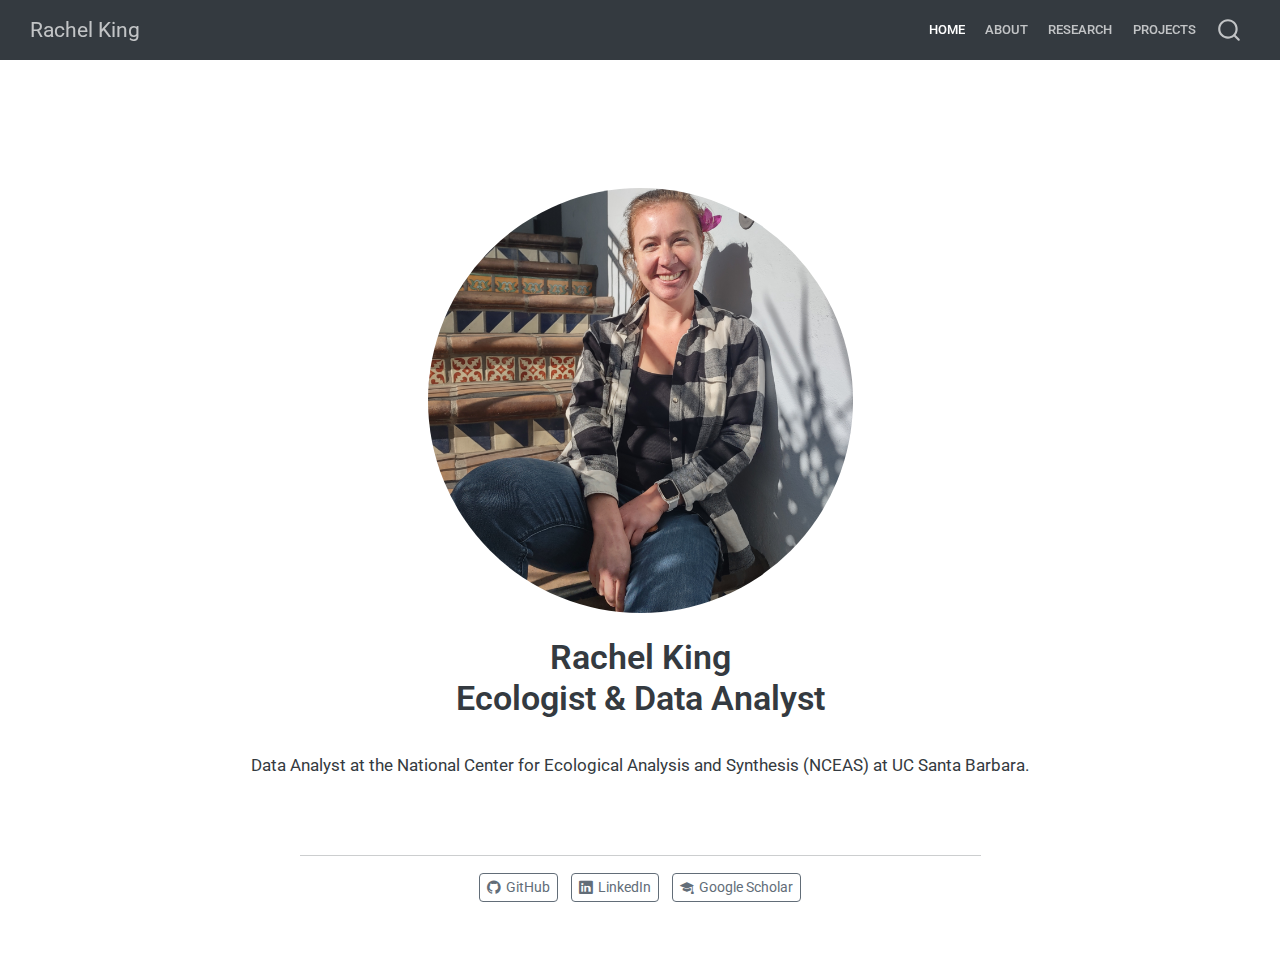
<file: index.html>
<!DOCTYPE html>
<html xmlns="http://www.w3.org/1999/xhtml" lang="en" xml:lang="en"><head>

<meta charset="utf-8">
<meta name="generator" content="quarto-1.6.42">

<meta name="viewport" content="width=device-width, initial-scale=1.0, user-scalable=yes">


<title>Rachel King   Ecologist &amp; Data Analyst – Rachel King</title>
<style>
code{white-space: pre-wrap;}
span.smallcaps{font-variant: small-caps;}
div.columns{display: flex; gap: min(4vw, 1.5em);}
div.column{flex: auto; overflow-x: auto;}
div.hanging-indent{margin-left: 1.5em; text-indent: -1.5em;}
ul.task-list{list-style: none;}
ul.task-list li input[type="checkbox"] {
  width: 0.8em;
  margin: 0 0.8em 0.2em -1em; /* quarto-specific, see https://github.com/quarto-dev/quarto-cli/issues/4556 */ 
  vertical-align: middle;
}
</style>


<script src="site_libs/quarto-nav/quarto-nav.js"></script>
<script src="site_libs/quarto-nav/headroom.min.js"></script>
<script src="site_libs/clipboard/clipboard.min.js"></script>
<script src="site_libs/quarto-search/autocomplete.umd.js"></script>
<script src="site_libs/quarto-search/fuse.min.js"></script>
<script src="site_libs/quarto-search/quarto-search.js"></script>
<meta name="quarto:offset" content="./">
<script src="site_libs/quarto-html/quarto.js"></script>
<script src="site_libs/quarto-html/popper.min.js"></script>
<script src="site_libs/quarto-html/tippy.umd.min.js"></script>
<link href="site_libs/quarto-html/tippy.css" rel="stylesheet">
<link href="site_libs/quarto-html/quarto-syntax-highlighting-2f5df379a58b258e96c21c0638c20c03.css" rel="stylesheet" id="quarto-text-highlighting-styles">
<script src="site_libs/bootstrap/bootstrap.min.js"></script>
<link href="site_libs/bootstrap/bootstrap-icons.css" rel="stylesheet">
<link href="site_libs/bootstrap/bootstrap-af1a5eef57a0beae2532659473833200.min.css" rel="stylesheet" append-hash="true" id="quarto-bootstrap" data-mode="light">
<script id="quarto-search-options" type="application/json">{
  "location": "navbar",
  "copy-button": false,
  "collapse-after": 3,
  "panel-placement": "end",
  "type": "overlay",
  "limit": 50,
  "keyboard-shortcut": [
    "f",
    "/",
    "s"
  ],
  "show-item-context": false,
  "language": {
    "search-no-results-text": "No results",
    "search-matching-documents-text": "matching documents",
    "search-copy-link-title": "Copy link to search",
    "search-hide-matches-text": "Hide additional matches",
    "search-more-match-text": "more match in this document",
    "search-more-matches-text": "more matches in this document",
    "search-clear-button-title": "Clear",
    "search-text-placeholder": "",
    "search-detached-cancel-button-title": "Cancel",
    "search-submit-button-title": "Submit",
    "search-label": "Search"
  }
}</script>


<link rel="stylesheet" href="styles.css">
</head>

<body class="nav-fixed">

<div id="quarto-search-results"></div>
  <header id="quarto-header" class="headroom fixed-top">
    <nav class="navbar navbar-expand-lg " data-bs-theme="dark">
      <div class="navbar-container container-fluid">
      <div class="navbar-brand-container mx-auto">
    <a class="navbar-brand" href="./index.html">
    <span class="navbar-title">Rachel King</span>
    </a>
  </div>
            <div id="quarto-search" class="" title="Search"></div>
          <button class="navbar-toggler" type="button" data-bs-toggle="collapse" data-bs-target="#navbarCollapse" aria-controls="navbarCollapse" role="menu" aria-expanded="false" aria-label="Toggle navigation" onclick="if (window.quartoToggleHeadroom) { window.quartoToggleHeadroom(); }">
  <span class="navbar-toggler-icon"></span>
</button>
          <div class="collapse navbar-collapse" id="navbarCollapse">
            <ul class="navbar-nav navbar-nav-scroll ms-auto">
  <li class="nav-item">
    <a class="nav-link active" href="./index.html" aria-current="page"> 
<span class="menu-text">Home</span></a>
  </li>  
  <li class="nav-item">
    <a class="nav-link" href="./about.html"> 
<span class="menu-text">About</span></a>
  </li>  
  <li class="nav-item">
    <a class="nav-link" href="./research.html"> 
<span class="menu-text">Research</span></a>
  </li>  
  <li class="nav-item">
    <a class="nav-link" href="./projects.html"> 
<span class="menu-text">Projects</span></a>
  </li>  
</ul>
          </div> <!-- /navcollapse -->
            <div class="quarto-navbar-tools">
</div>
      </div> <!-- /container-fluid -->
    </nav>
</header>
<!-- content -->
<div id="quarto-content" class="quarto-container page-columns page-rows-contents page-layout-full page-navbar">
<!-- sidebar -->
<!-- margin-sidebar -->
    
<!-- main -->
<div class="quarto-about-jolla column-page">
  <img src="images/nceas_profile.jpg" class="about-image
  round " style="height: 25em; width: 25em;">
 <header id="title-block-header" class="quarto-title-block default">
<div class="quarto-title">
<h1 class="title">Rachel King <br> Ecologist &amp; Data Analyst</h1>
</div>
<div class="quarto-title-meta column-page">
  </div>
</header><main class="content column-page" id="quarto-document-content">
<p>Data Analyst at the National Center for Ecological Analysis and Synthesis (NCEAS) at UC Santa Barbara.</p>
<section id="section" class="level2">
<h2 data-anchor-id="section"></h2>


</section>
</main> 
  <hr class="about-sep">
   <div class="about-links">
  <a href="https://github.com/king0708" class="about-link" rel="" target="">
    <i class="bi bi-github"></i>
     <span class="about-link-text">GitHub</span>
  </a>
  <a href="https://linkedin.com/in/kingra00/" class="about-link" rel="" target="">
    <i class="bi bi-linkedin"></i>
     <span class="about-link-text">LinkedIn</span>
  </a>
  <a href="https://scholar.google.com/citations?user=M7BN2SsAAAAJ&amp;hl=en" class="about-link" rel="" target="">
    <i class="bi bi-mortarboard-fill"></i>
     <span class="about-link-text">Google Scholar</span>
  </a>
</div>
</div>
 <!-- /main -->
<script id="quarto-html-after-body" type="application/javascript">
window.document.addEventListener("DOMContentLoaded", function (event) {
  const toggleBodyColorMode = (bsSheetEl) => {
    const mode = bsSheetEl.getAttribute("data-mode");
    const bodyEl = window.document.querySelector("body");
    if (mode === "dark") {
      bodyEl.classList.add("quarto-dark");
      bodyEl.classList.remove("quarto-light");
    } else {
      bodyEl.classList.add("quarto-light");
      bodyEl.classList.remove("quarto-dark");
    }
  }
  const toggleBodyColorPrimary = () => {
    const bsSheetEl = window.document.querySelector("link#quarto-bootstrap");
    if (bsSheetEl) {
      toggleBodyColorMode(bsSheetEl);
    }
  }
  toggleBodyColorPrimary();  
  const isCodeAnnotation = (el) => {
    for (const clz of el.classList) {
      if (clz.startsWith('code-annotation-')) {                     
        return true;
      }
    }
    return false;
  }
  const onCopySuccess = function(e) {
    // button target
    const button = e.trigger;
    // don't keep focus
    button.blur();
    // flash "checked"
    button.classList.add('code-copy-button-checked');
    var currentTitle = button.getAttribute("title");
    button.setAttribute("title", "Copied!");
    let tooltip;
    if (window.bootstrap) {
      button.setAttribute("data-bs-toggle", "tooltip");
      button.setAttribute("data-bs-placement", "left");
      button.setAttribute("data-bs-title", "Copied!");
      tooltip = new bootstrap.Tooltip(button, 
        { trigger: "manual", 
          customClass: "code-copy-button-tooltip",
          offset: [0, -8]});
      tooltip.show();    
    }
    setTimeout(function() {
      if (tooltip) {
        tooltip.hide();
        button.removeAttribute("data-bs-title");
        button.removeAttribute("data-bs-toggle");
        button.removeAttribute("data-bs-placement");
      }
      button.setAttribute("title", currentTitle);
      button.classList.remove('code-copy-button-checked');
    }, 1000);
    // clear code selection
    e.clearSelection();
  }
  const getTextToCopy = function(trigger) {
      const codeEl = trigger.previousElementSibling.cloneNode(true);
      for (const childEl of codeEl.children) {
        if (isCodeAnnotation(childEl)) {
          childEl.remove();
        }
      }
      return codeEl.innerText;
  }
  const clipboard = new window.ClipboardJS('.code-copy-button:not([data-in-quarto-modal])', {
    text: getTextToCopy
  });
  clipboard.on('success', onCopySuccess);
  if (window.document.getElementById('quarto-embedded-source-code-modal')) {
    const clipboardModal = new window.ClipboardJS('.code-copy-button[data-in-quarto-modal]', {
      text: getTextToCopy,
      container: window.document.getElementById('quarto-embedded-source-code-modal')
    });
    clipboardModal.on('success', onCopySuccess);
  }
    var localhostRegex = new RegExp(/^(?:http|https):\/\/localhost\:?[0-9]*\//);
    var mailtoRegex = new RegExp(/^mailto:/);
      var filterRegex = new RegExp("https:\/\/king0708\.github\.io\/rkingecology\/");
    var isInternal = (href) => {
        return filterRegex.test(href) || localhostRegex.test(href) || mailtoRegex.test(href);
    }
    // Inspect non-navigation links and adorn them if external
 	var links = window.document.querySelectorAll('a[href]:not(.nav-link):not(.navbar-brand):not(.toc-action):not(.sidebar-link):not(.sidebar-item-toggle):not(.pagination-link):not(.no-external):not([aria-hidden]):not(.dropdown-item):not(.quarto-navigation-tool):not(.about-link)');
    for (var i=0; i<links.length; i++) {
      const link = links[i];
      if (!isInternal(link.href)) {
        // undo the damage that might have been done by quarto-nav.js in the case of
        // links that we want to consider external
        if (link.dataset.originalHref !== undefined) {
          link.href = link.dataset.originalHref;
        }
      }
    }
  function tippyHover(el, contentFn, onTriggerFn, onUntriggerFn) {
    const config = {
      allowHTML: true,
      maxWidth: 500,
      delay: 100,
      arrow: false,
      appendTo: function(el) {
          return el.parentElement;
      },
      interactive: true,
      interactiveBorder: 10,
      theme: 'quarto',
      placement: 'bottom-start',
    };
    if (contentFn) {
      config.content = contentFn;
    }
    if (onTriggerFn) {
      config.onTrigger = onTriggerFn;
    }
    if (onUntriggerFn) {
      config.onUntrigger = onUntriggerFn;
    }
    window.tippy(el, config); 
  }
  const noterefs = window.document.querySelectorAll('a[role="doc-noteref"]');
  for (var i=0; i<noterefs.length; i++) {
    const ref = noterefs[i];
    tippyHover(ref, function() {
      // use id or data attribute instead here
      let href = ref.getAttribute('data-footnote-href') || ref.getAttribute('href');
      try { href = new URL(href).hash; } catch {}
      const id = href.replace(/^#\/?/, "");
      const note = window.document.getElementById(id);
      if (note) {
        return note.innerHTML;
      } else {
        return "";
      }
    });
  }
  const xrefs = window.document.querySelectorAll('a.quarto-xref');
  const processXRef = (id, note) => {
    // Strip column container classes
    const stripColumnClz = (el) => {
      el.classList.remove("page-full", "page-columns");
      if (el.children) {
        for (const child of el.children) {
          stripColumnClz(child);
        }
      }
    }
    stripColumnClz(note)
    if (id === null || id.startsWith('sec-')) {
      // Special case sections, only their first couple elements
      const container = document.createElement("div");
      if (note.children && note.children.length > 2) {
        container.appendChild(note.children[0].cloneNode(true));
        for (let i = 1; i < note.children.length; i++) {
          const child = note.children[i];
          if (child.tagName === "P" && child.innerText === "") {
            continue;
          } else {
            container.appendChild(child.cloneNode(true));
            break;
          }
        }
        if (window.Quarto?.typesetMath) {
          window.Quarto.typesetMath(container);
        }
        return container.innerHTML
      } else {
        if (window.Quarto?.typesetMath) {
          window.Quarto.typesetMath(note);
        }
        return note.innerHTML;
      }
    } else {
      // Remove any anchor links if they are present
      const anchorLink = note.querySelector('a.anchorjs-link');
      if (anchorLink) {
        anchorLink.remove();
      }
      if (window.Quarto?.typesetMath) {
        window.Quarto.typesetMath(note);
      }
      if (note.classList.contains("callout")) {
        return note.outerHTML;
      } else {
        return note.innerHTML;
      }
    }
  }
  for (var i=0; i<xrefs.length; i++) {
    const xref = xrefs[i];
    tippyHover(xref, undefined, function(instance) {
      instance.disable();
      let url = xref.getAttribute('href');
      let hash = undefined; 
      if (url.startsWith('#')) {
        hash = url;
      } else {
        try { hash = new URL(url).hash; } catch {}
      }
      if (hash) {
        const id = hash.replace(/^#\/?/, "");
        const note = window.document.getElementById(id);
        if (note !== null) {
          try {
            const html = processXRef(id, note.cloneNode(true));
            instance.setContent(html);
          } finally {
            instance.enable();
            instance.show();
          }
        } else {
          // See if we can fetch this
          fetch(url.split('#')[0])
          .then(res => res.text())
          .then(html => {
            const parser = new DOMParser();
            const htmlDoc = parser.parseFromString(html, "text/html");
            const note = htmlDoc.getElementById(id);
            if (note !== null) {
              const html = processXRef(id, note);
              instance.setContent(html);
            } 
          }).finally(() => {
            instance.enable();
            instance.show();
          });
        }
      } else {
        // See if we can fetch a full url (with no hash to target)
        // This is a special case and we should probably do some content thinning / targeting
        fetch(url)
        .then(res => res.text())
        .then(html => {
          const parser = new DOMParser();
          const htmlDoc = parser.parseFromString(html, "text/html");
          const note = htmlDoc.querySelector('main.content');
          if (note !== null) {
            // This should only happen for chapter cross references
            // (since there is no id in the URL)
            // remove the first header
            if (note.children.length > 0 && note.children[0].tagName === "HEADER") {
              note.children[0].remove();
            }
            const html = processXRef(null, note);
            instance.setContent(html);
          } 
        }).finally(() => {
          instance.enable();
          instance.show();
        });
      }
    }, function(instance) {
    });
  }
      let selectedAnnoteEl;
      const selectorForAnnotation = ( cell, annotation) => {
        let cellAttr = 'data-code-cell="' + cell + '"';
        let lineAttr = 'data-code-annotation="' +  annotation + '"';
        const selector = 'span[' + cellAttr + '][' + lineAttr + ']';
        return selector;
      }
      const selectCodeLines = (annoteEl) => {
        const doc = window.document;
        const targetCell = annoteEl.getAttribute("data-target-cell");
        const targetAnnotation = annoteEl.getAttribute("data-target-annotation");
        const annoteSpan = window.document.querySelector(selectorForAnnotation(targetCell, targetAnnotation));
        const lines = annoteSpan.getAttribute("data-code-lines").split(",");
        const lineIds = lines.map((line) => {
          return targetCell + "-" + line;
        })
        let top = null;
        let height = null;
        let parent = null;
        if (lineIds.length > 0) {
            //compute the position of the single el (top and bottom and make a div)
            const el = window.document.getElementById(lineIds[0]);
            top = el.offsetTop;
            height = el.offsetHeight;
            parent = el.parentElement.parentElement;
          if (lineIds.length > 1) {
            const lastEl = window.document.getElementById(lineIds[lineIds.length - 1]);
            const bottom = lastEl.offsetTop + lastEl.offsetHeight;
            height = bottom - top;
          }
          if (top !== null && height !== null && parent !== null) {
            // cook up a div (if necessary) and position it 
            let div = window.document.getElementById("code-annotation-line-highlight");
            if (div === null) {
              div = window.document.createElement("div");
              div.setAttribute("id", "code-annotation-line-highlight");
              div.style.position = 'absolute';
              parent.appendChild(div);
            }
            div.style.top = top - 2 + "px";
            div.style.height = height + 4 + "px";
            div.style.left = 0;
            let gutterDiv = window.document.getElementById("code-annotation-line-highlight-gutter");
            if (gutterDiv === null) {
              gutterDiv = window.document.createElement("div");
              gutterDiv.setAttribute("id", "code-annotation-line-highlight-gutter");
              gutterDiv.style.position = 'absolute';
              const codeCell = window.document.getElementById(targetCell);
              const gutter = codeCell.querySelector('.code-annotation-gutter');
              gutter.appendChild(gutterDiv);
            }
            gutterDiv.style.top = top - 2 + "px";
            gutterDiv.style.height = height + 4 + "px";
          }
          selectedAnnoteEl = annoteEl;
        }
      };
      const unselectCodeLines = () => {
        const elementsIds = ["code-annotation-line-highlight", "code-annotation-line-highlight-gutter"];
        elementsIds.forEach((elId) => {
          const div = window.document.getElementById(elId);
          if (div) {
            div.remove();
          }
        });
        selectedAnnoteEl = undefined;
      };
        // Handle positioning of the toggle
    window.addEventListener(
      "resize",
      throttle(() => {
        elRect = undefined;
        if (selectedAnnoteEl) {
          selectCodeLines(selectedAnnoteEl);
        }
      }, 10)
    );
    function throttle(fn, ms) {
    let throttle = false;
    let timer;
      return (...args) => {
        if(!throttle) { // first call gets through
            fn.apply(this, args);
            throttle = true;
        } else { // all the others get throttled
            if(timer) clearTimeout(timer); // cancel #2
            timer = setTimeout(() => {
              fn.apply(this, args);
              timer = throttle = false;
            }, ms);
        }
      };
    }
      // Attach click handler to the DT
      const annoteDls = window.document.querySelectorAll('dt[data-target-cell]');
      for (const annoteDlNode of annoteDls) {
        annoteDlNode.addEventListener('click', (event) => {
          const clickedEl = event.target;
          if (clickedEl !== selectedAnnoteEl) {
            unselectCodeLines();
            const activeEl = window.document.querySelector('dt[data-target-cell].code-annotation-active');
            if (activeEl) {
              activeEl.classList.remove('code-annotation-active');
            }
            selectCodeLines(clickedEl);
            clickedEl.classList.add('code-annotation-active');
          } else {
            // Unselect the line
            unselectCodeLines();
            clickedEl.classList.remove('code-annotation-active');
          }
        });
      }
  const findCites = (el) => {
    const parentEl = el.parentElement;
    if (parentEl) {
      const cites = parentEl.dataset.cites;
      if (cites) {
        return {
          el,
          cites: cites.split(' ')
        };
      } else {
        return findCites(el.parentElement)
      }
    } else {
      return undefined;
    }
  };
  var bibliorefs = window.document.querySelectorAll('a[role="doc-biblioref"]');
  for (var i=0; i<bibliorefs.length; i++) {
    const ref = bibliorefs[i];
    const citeInfo = findCites(ref);
    if (citeInfo) {
      tippyHover(citeInfo.el, function() {
        var popup = window.document.createElement('div');
        citeInfo.cites.forEach(function(cite) {
          var citeDiv = window.document.createElement('div');
          citeDiv.classList.add('hanging-indent');
          citeDiv.classList.add('csl-entry');
          var biblioDiv = window.document.getElementById('ref-' + cite);
          if (biblioDiv) {
            citeDiv.innerHTML = biblioDiv.innerHTML;
          }
          popup.appendChild(citeDiv);
        });
        return popup.innerHTML;
      });
    }
  }
});
</script>
</div> <!-- /content -->




</body></html>
</file>
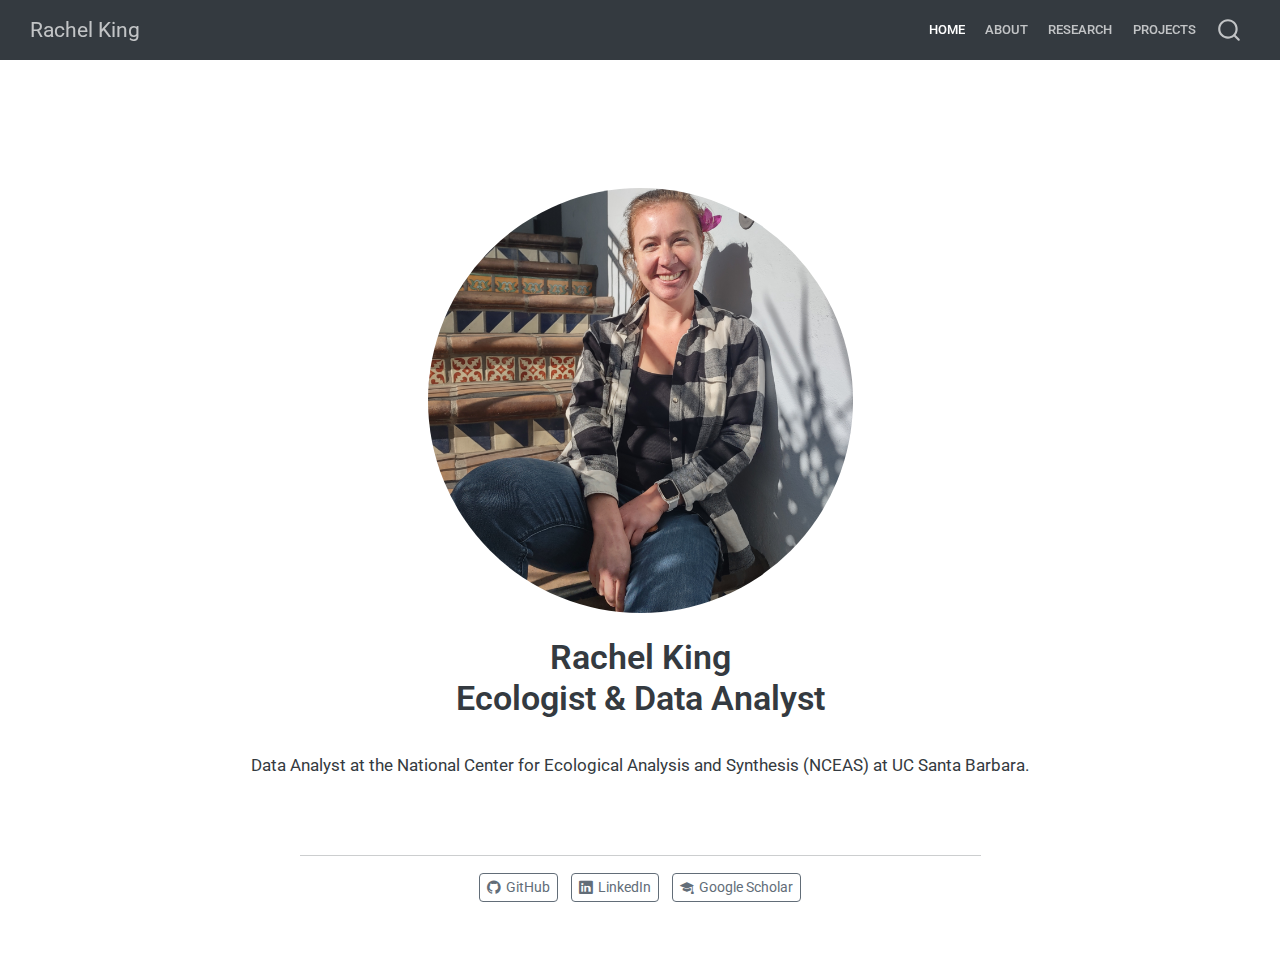
<file: docs/index.html>
<!DOCTYPE html>
<html xmlns="http://www.w3.org/1999/xhtml" lang="en" xml:lang="en"><head>

<meta charset="utf-8">
<meta name="generator" content="quarto-1.4.549">

<meta name="viewport" content="width=device-width, initial-scale=1.0, user-scalable=yes">


<title>Rachel King - Rachel King  Ecologist &amp; Data Analyst</title>
<style>
code{white-space: pre-wrap;}
span.smallcaps{font-variant: small-caps;}
div.columns{display: flex; gap: min(4vw, 1.5em);}
div.column{flex: auto; overflow-x: auto;}
div.hanging-indent{margin-left: 1.5em; text-indent: -1.5em;}
ul.task-list{list-style: none;}
ul.task-list li input[type="checkbox"] {
  width: 0.8em;
  margin: 0 0.8em 0.2em -1em; /* quarto-specific, see https://github.com/quarto-dev/quarto-cli/issues/4556 */ 
  vertical-align: middle;
}
</style>


<script src="site_libs/quarto-nav/quarto-nav.js"></script>
<script src="site_libs/quarto-nav/headroom.min.js"></script>
<script src="site_libs/clipboard/clipboard.min.js"></script>
<script src="site_libs/quarto-search/autocomplete.umd.js"></script>
<script src="site_libs/quarto-search/fuse.min.js"></script>
<script src="site_libs/quarto-search/quarto-search.js"></script>
<meta name="quarto:offset" content="./">
<script src="site_libs/quarto-html/quarto.js"></script>
<script src="site_libs/quarto-html/popper.min.js"></script>
<script src="site_libs/quarto-html/tippy.umd.min.js"></script>
<link href="site_libs/quarto-html/tippy.css" rel="stylesheet">
<link href="site_libs/quarto-html/quarto-syntax-highlighting.css" rel="stylesheet" id="quarto-text-highlighting-styles">
<script src="site_libs/bootstrap/bootstrap.min.js"></script>
<link href="site_libs/bootstrap/bootstrap-icons.css" rel="stylesheet">
<link href="site_libs/bootstrap/bootstrap.min.css" rel="stylesheet" id="quarto-bootstrap" data-mode="light">
<script id="quarto-search-options" type="application/json">{
  "location": "navbar",
  "copy-button": false,
  "collapse-after": 3,
  "panel-placement": "end",
  "type": "overlay",
  "limit": 50,
  "keyboard-shortcut": [
    "f",
    "/",
    "s"
  ],
  "show-item-context": false,
  "language": {
    "search-no-results-text": "No results",
    "search-matching-documents-text": "matching documents",
    "search-copy-link-title": "Copy link to search",
    "search-hide-matches-text": "Hide additional matches",
    "search-more-match-text": "more match in this document",
    "search-more-matches-text": "more matches in this document",
    "search-clear-button-title": "Clear",
    "search-text-placeholder": "",
    "search-detached-cancel-button-title": "Cancel",
    "search-submit-button-title": "Submit",
    "search-label": "Search"
  }
}</script>


<link rel="stylesheet" href="styles.css">
</head>

<body class="nav-fixed">

<div id="quarto-search-results"></div>
  <header id="quarto-header" class="headroom fixed-top">
    <nav class="navbar navbar-expand-lg " data-bs-theme="dark">
      <div class="navbar-container container-fluid">
      <div class="navbar-brand-container mx-auto">
    <a class="navbar-brand" href="./index.html">
    <span class="navbar-title">Rachel King</span>
    </a>
  </div>
            <div id="quarto-search" class="" title="Search"></div>
          <button class="navbar-toggler" type="button" data-bs-toggle="collapse" data-bs-target="#navbarCollapse" aria-controls="navbarCollapse" aria-expanded="false" aria-label="Toggle navigation" onclick="if (window.quartoToggleHeadroom) { window.quartoToggleHeadroom(); }">
  <span class="navbar-toggler-icon"></span>
</button>
          <div class="collapse navbar-collapse" id="navbarCollapse">
            <ul class="navbar-nav navbar-nav-scroll ms-auto">
  <li class="nav-item">
    <a class="nav-link active" href="./index.html" aria-current="page"> 
<span class="menu-text">Home</span></a>
  </li>  
  <li class="nav-item">
    <a class="nav-link" href="./about.html"> 
<span class="menu-text">About</span></a>
  </li>  
  <li class="nav-item">
    <a class="nav-link" href="./research.html"> 
<span class="menu-text">Research</span></a>
  </li>  
  <li class="nav-item">
    <a class="nav-link" href="./projects.html"> 
<span class="menu-text">Projects</span></a>
  </li>  
</ul>
          </div> <!-- /navcollapse -->
          <div class="quarto-navbar-tools">
</div>
      </div> <!-- /container-fluid -->
    </nav>
</header>
<!-- content -->
<div id="quarto-content" class="quarto-container page-columns page-rows-contents page-layout-full page-navbar">
<!-- sidebar -->
<!-- margin-sidebar -->
    
<!-- main -->
<div class="quarto-about-jolla content column-page">
  <img src="images/nceas_profile.jpg" class="about-image
  round " style="height: 25em; width: 25em;">
 <header id="title-block-header" class="quarto-title-block default">
<div class="quarto-title">
<h1 class="title">Rachel King <br> Ecologist &amp; Data Analyst</h1>
</div>
<div class="quarto-title-meta column-page">
  </div>
</header><main class="content column-page" id="quarto-document-content">
<p>Data Analyst at the National Center for Ecological Analysis and Synthesis (NCEAS) at UC Santa Barbara.</p>
<section id="section" class="level2">
<h2 data-anchor-id="section"></h2>


</section>
</main> 
  <hr class="about-sep">
   <div class="about-links">
  <a href="https://github.com/king0708" class="about-link" rel="" target="">
    <i class="bi bi-github"></i>
     <span class="about-link-text">GitHub</span>
  </a>
  <a href="https://linkedin.com/in/kingra00/" class="about-link" rel="" target="">
    <i class="bi bi-linkedin"></i>
     <span class="about-link-text">LinkedIn</span>
  </a>
  <a href="https://scholar.google.com/citations?user=M7BN2SsAAAAJ&amp;hl=en" class="about-link" rel="" target="">
    <i class="bi bi-mortarboard-fill"></i>
     <span class="about-link-text">Google Scholar</span>
  </a>
</div>
</div>
 <!-- /main -->
<script id="quarto-html-after-body" type="application/javascript">
window.document.addEventListener("DOMContentLoaded", function (event) {
  const toggleBodyColorMode = (bsSheetEl) => {
    const mode = bsSheetEl.getAttribute("data-mode");
    const bodyEl = window.document.querySelector("body");
    if (mode === "dark") {
      bodyEl.classList.add("quarto-dark");
      bodyEl.classList.remove("quarto-light");
    } else {
      bodyEl.classList.add("quarto-light");
      bodyEl.classList.remove("quarto-dark");
    }
  }
  const toggleBodyColorPrimary = () => {
    const bsSheetEl = window.document.querySelector("link#quarto-bootstrap");
    if (bsSheetEl) {
      toggleBodyColorMode(bsSheetEl);
    }
  }
  toggleBodyColorPrimary();  
  const isCodeAnnotation = (el) => {
    for (const clz of el.classList) {
      if (clz.startsWith('code-annotation-')) {                     
        return true;
      }
    }
    return false;
  }
  const clipboard = new window.ClipboardJS('.code-copy-button', {
    text: function(trigger) {
      const codeEl = trigger.previousElementSibling.cloneNode(true);
      for (const childEl of codeEl.children) {
        if (isCodeAnnotation(childEl)) {
          childEl.remove();
        }
      }
      return codeEl.innerText;
    }
  });
  clipboard.on('success', function(e) {
    // button target
    const button = e.trigger;
    // don't keep focus
    button.blur();
    // flash "checked"
    button.classList.add('code-copy-button-checked');
    var currentTitle = button.getAttribute("title");
    button.setAttribute("title", "Copied!");
    let tooltip;
    if (window.bootstrap) {
      button.setAttribute("data-bs-toggle", "tooltip");
      button.setAttribute("data-bs-placement", "left");
      button.setAttribute("data-bs-title", "Copied!");
      tooltip = new bootstrap.Tooltip(button, 
        { trigger: "manual", 
          customClass: "code-copy-button-tooltip",
          offset: [0, -8]});
      tooltip.show();    
    }
    setTimeout(function() {
      if (tooltip) {
        tooltip.hide();
        button.removeAttribute("data-bs-title");
        button.removeAttribute("data-bs-toggle");
        button.removeAttribute("data-bs-placement");
      }
      button.setAttribute("title", currentTitle);
      button.classList.remove('code-copy-button-checked');
    }, 1000);
    // clear code selection
    e.clearSelection();
  });
  function tippyHover(el, contentFn, onTriggerFn, onUntriggerFn) {
    const config = {
      allowHTML: true,
      maxWidth: 500,
      delay: 100,
      arrow: false,
      appendTo: function(el) {
          return el.parentElement;
      },
      interactive: true,
      interactiveBorder: 10,
      theme: 'quarto',
      placement: 'bottom-start',
    };
    if (contentFn) {
      config.content = contentFn;
    }
    if (onTriggerFn) {
      config.onTrigger = onTriggerFn;
    }
    if (onUntriggerFn) {
      config.onUntrigger = onUntriggerFn;
    }
    window.tippy(el, config); 
  }
  const noterefs = window.document.querySelectorAll('a[role="doc-noteref"]');
  for (var i=0; i<noterefs.length; i++) {
    const ref = noterefs[i];
    tippyHover(ref, function() {
      // use id or data attribute instead here
      let href = ref.getAttribute('data-footnote-href') || ref.getAttribute('href');
      try { href = new URL(href).hash; } catch {}
      const id = href.replace(/^#\/?/, "");
      const note = window.document.getElementById(id);
      return note.innerHTML;
    });
  }
  const xrefs = window.document.querySelectorAll('a.quarto-xref');
  const processXRef = (id, note) => {
    // Strip column container classes
    const stripColumnClz = (el) => {
      el.classList.remove("page-full", "page-columns");
      if (el.children) {
        for (const child of el.children) {
          stripColumnClz(child);
        }
      }
    }
    stripColumnClz(note)
    if (id === null || id.startsWith('sec-')) {
      // Special case sections, only their first couple elements
      const container = document.createElement("div");
      if (note.children && note.children.length > 2) {
        container.appendChild(note.children[0].cloneNode(true));
        for (let i = 1; i < note.children.length; i++) {
          const child = note.children[i];
          if (child.tagName === "P" && child.innerText === "") {
            continue;
          } else {
            container.appendChild(child.cloneNode(true));
            break;
          }
        }
        if (window.Quarto?.typesetMath) {
          window.Quarto.typesetMath(container);
        }
        return container.innerHTML
      } else {
        if (window.Quarto?.typesetMath) {
          window.Quarto.typesetMath(note);
        }
        return note.innerHTML;
      }
    } else {
      // Remove any anchor links if they are present
      const anchorLink = note.querySelector('a.anchorjs-link');
      if (anchorLink) {
        anchorLink.remove();
      }
      if (window.Quarto?.typesetMath) {
        window.Quarto.typesetMath(note);
      }
      // TODO in 1.5, we should make sure this works without a callout special case
      if (note.classList.contains("callout")) {
        return note.outerHTML;
      } else {
        return note.innerHTML;
      }
    }
  }
  for (var i=0; i<xrefs.length; i++) {
    const xref = xrefs[i];
    tippyHover(xref, undefined, function(instance) {
      instance.disable();
      let url = xref.getAttribute('href');
      let hash = undefined; 
      if (url.startsWith('#')) {
        hash = url;
      } else {
        try { hash = new URL(url).hash; } catch {}
      }
      if (hash) {
        const id = hash.replace(/^#\/?/, "");
        const note = window.document.getElementById(id);
        if (note !== null) {
          try {
            const html = processXRef(id, note.cloneNode(true));
            instance.setContent(html);
          } finally {
            instance.enable();
            instance.show();
          }
        } else {
          // See if we can fetch this
          fetch(url.split('#')[0])
          .then(res => res.text())
          .then(html => {
            const parser = new DOMParser();
            const htmlDoc = parser.parseFromString(html, "text/html");
            const note = htmlDoc.getElementById(id);
            if (note !== null) {
              const html = processXRef(id, note);
              instance.setContent(html);
            } 
          }).finally(() => {
            instance.enable();
            instance.show();
          });
        }
      } else {
        // See if we can fetch a full url (with no hash to target)
        // This is a special case and we should probably do some content thinning / targeting
        fetch(url)
        .then(res => res.text())
        .then(html => {
          const parser = new DOMParser();
          const htmlDoc = parser.parseFromString(html, "text/html");
          const note = htmlDoc.querySelector('main.content');
          if (note !== null) {
            // This should only happen for chapter cross references
            // (since there is no id in the URL)
            // remove the first header
            if (note.children.length > 0 && note.children[0].tagName === "HEADER") {
              note.children[0].remove();
            }
            const html = processXRef(null, note);
            instance.setContent(html);
          } 
        }).finally(() => {
          instance.enable();
          instance.show();
        });
      }
    }, function(instance) {
    });
  }
      let selectedAnnoteEl;
      const selectorForAnnotation = ( cell, annotation) => {
        let cellAttr = 'data-code-cell="' + cell + '"';
        let lineAttr = 'data-code-annotation="' +  annotation + '"';
        const selector = 'span[' + cellAttr + '][' + lineAttr + ']';
        return selector;
      }
      const selectCodeLines = (annoteEl) => {
        const doc = window.document;
        const targetCell = annoteEl.getAttribute("data-target-cell");
        const targetAnnotation = annoteEl.getAttribute("data-target-annotation");
        const annoteSpan = window.document.querySelector(selectorForAnnotation(targetCell, targetAnnotation));
        const lines = annoteSpan.getAttribute("data-code-lines").split(",");
        const lineIds = lines.map((line) => {
          return targetCell + "-" + line;
        })
        let top = null;
        let height = null;
        let parent = null;
        if (lineIds.length > 0) {
            //compute the position of the single el (top and bottom and make a div)
            const el = window.document.getElementById(lineIds[0]);
            top = el.offsetTop;
            height = el.offsetHeight;
            parent = el.parentElement.parentElement;
          if (lineIds.length > 1) {
            const lastEl = window.document.getElementById(lineIds[lineIds.length - 1]);
            const bottom = lastEl.offsetTop + lastEl.offsetHeight;
            height = bottom - top;
          }
          if (top !== null && height !== null && parent !== null) {
            // cook up a div (if necessary) and position it 
            let div = window.document.getElementById("code-annotation-line-highlight");
            if (div === null) {
              div = window.document.createElement("div");
              div.setAttribute("id", "code-annotation-line-highlight");
              div.style.position = 'absolute';
              parent.appendChild(div);
            }
            div.style.top = top - 2 + "px";
            div.style.height = height + 4 + "px";
            div.style.left = 0;
            let gutterDiv = window.document.getElementById("code-annotation-line-highlight-gutter");
            if (gutterDiv === null) {
              gutterDiv = window.document.createElement("div");
              gutterDiv.setAttribute("id", "code-annotation-line-highlight-gutter");
              gutterDiv.style.position = 'absolute';
              const codeCell = window.document.getElementById(targetCell);
              const gutter = codeCell.querySelector('.code-annotation-gutter');
              gutter.appendChild(gutterDiv);
            }
            gutterDiv.style.top = top - 2 + "px";
            gutterDiv.style.height = height + 4 + "px";
          }
          selectedAnnoteEl = annoteEl;
        }
      };
      const unselectCodeLines = () => {
        const elementsIds = ["code-annotation-line-highlight", "code-annotation-line-highlight-gutter"];
        elementsIds.forEach((elId) => {
          const div = window.document.getElementById(elId);
          if (div) {
            div.remove();
          }
        });
        selectedAnnoteEl = undefined;
      };
        // Handle positioning of the toggle
    window.addEventListener(
      "resize",
      throttle(() => {
        elRect = undefined;
        if (selectedAnnoteEl) {
          selectCodeLines(selectedAnnoteEl);
        }
      }, 10)
    );
    function throttle(fn, ms) {
    let throttle = false;
    let timer;
      return (...args) => {
        if(!throttle) { // first call gets through
            fn.apply(this, args);
            throttle = true;
        } else { // all the others get throttled
            if(timer) clearTimeout(timer); // cancel #2
            timer = setTimeout(() => {
              fn.apply(this, args);
              timer = throttle = false;
            }, ms);
        }
      };
    }
      // Attach click handler to the DT
      const annoteDls = window.document.querySelectorAll('dt[data-target-cell]');
      for (const annoteDlNode of annoteDls) {
        annoteDlNode.addEventListener('click', (event) => {
          const clickedEl = event.target;
          if (clickedEl !== selectedAnnoteEl) {
            unselectCodeLines();
            const activeEl = window.document.querySelector('dt[data-target-cell].code-annotation-active');
            if (activeEl) {
              activeEl.classList.remove('code-annotation-active');
            }
            selectCodeLines(clickedEl);
            clickedEl.classList.add('code-annotation-active');
          } else {
            // Unselect the line
            unselectCodeLines();
            clickedEl.classList.remove('code-annotation-active');
          }
        });
      }
  const findCites = (el) => {
    const parentEl = el.parentElement;
    if (parentEl) {
      const cites = parentEl.dataset.cites;
      if (cites) {
        return {
          el,
          cites: cites.split(' ')
        };
      } else {
        return findCites(el.parentElement)
      }
    } else {
      return undefined;
    }
  };
  var bibliorefs = window.document.querySelectorAll('a[role="doc-biblioref"]');
  for (var i=0; i<bibliorefs.length; i++) {
    const ref = bibliorefs[i];
    const citeInfo = findCites(ref);
    if (citeInfo) {
      tippyHover(citeInfo.el, function() {
        var popup = window.document.createElement('div');
        citeInfo.cites.forEach(function(cite) {
          var citeDiv = window.document.createElement('div');
          citeDiv.classList.add('hanging-indent');
          citeDiv.classList.add('csl-entry');
          var biblioDiv = window.document.getElementById('ref-' + cite);
          if (biblioDiv) {
            citeDiv.innerHTML = biblioDiv.innerHTML;
          }
          popup.appendChild(citeDiv);
        });
        return popup.innerHTML;
      });
    }
  }
});
</script>
</div> <!-- /content -->




</body></html>
</file>
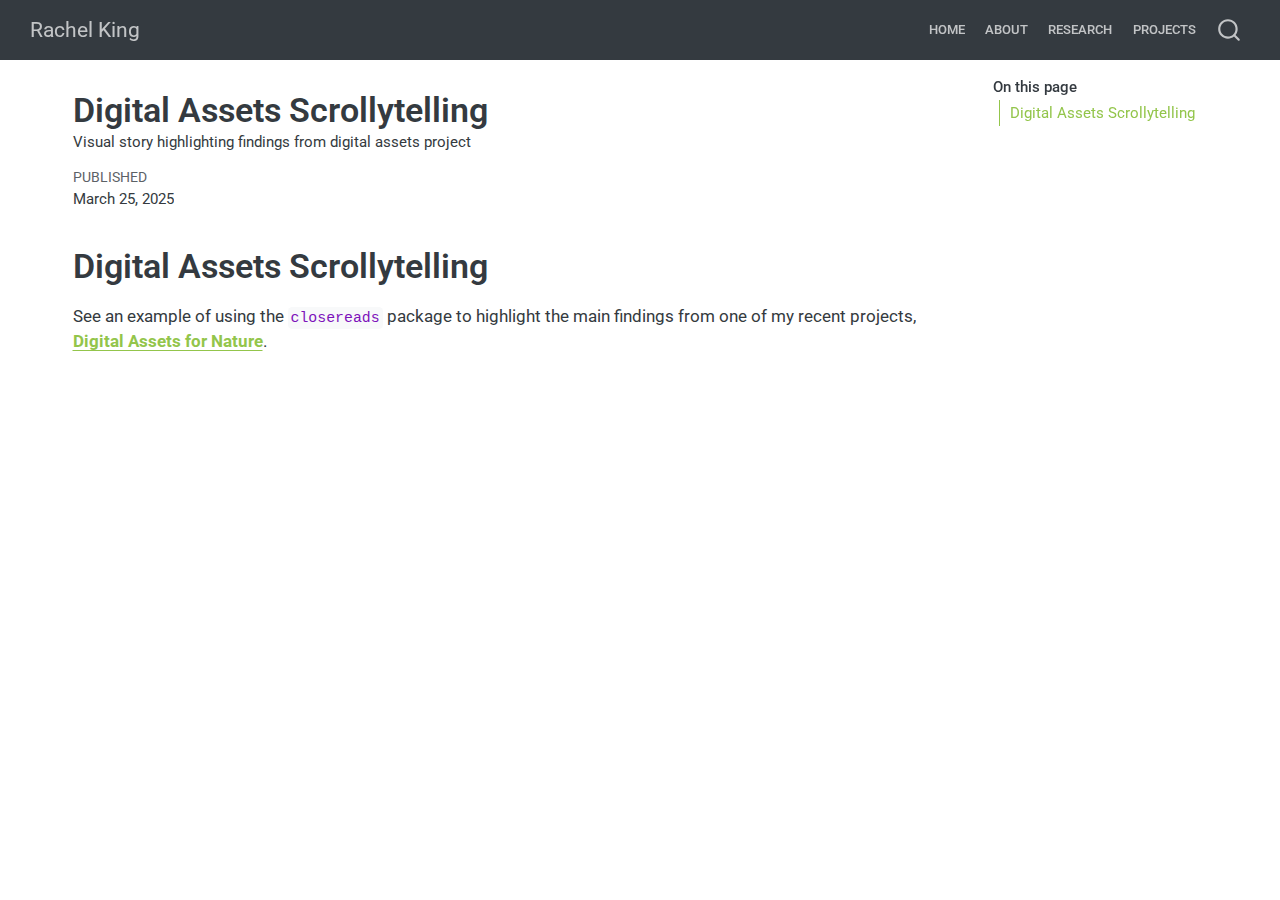
<file: projects/dan_scrollytell/index.html>
<!DOCTYPE html>
<html xmlns="http://www.w3.org/1999/xhtml" lang="en" xml:lang="en"><head>

<meta charset="utf-8">
<meta name="generator" content="quarto-1.6.42">

<meta name="viewport" content="width=device-width, initial-scale=1.0, user-scalable=yes">

<meta name="dcterms.date" content="2025-03-25">
<meta name="description" content="Visual story highlighting findings from digital assets project">

<title>Digital Assets Scrollytelling – Rachel King</title>
<style>
code{white-space: pre-wrap;}
span.smallcaps{font-variant: small-caps;}
div.columns{display: flex; gap: min(4vw, 1.5em);}
div.column{flex: auto; overflow-x: auto;}
div.hanging-indent{margin-left: 1.5em; text-indent: -1.5em;}
ul.task-list{list-style: none;}
ul.task-list li input[type="checkbox"] {
  width: 0.8em;
  margin: 0 0.8em 0.2em -1em; /* quarto-specific, see https://github.com/quarto-dev/quarto-cli/issues/4556 */ 
  vertical-align: middle;
}
</style>


<script src="../../site_libs/quarto-nav/quarto-nav.js"></script>
<script src="../../site_libs/quarto-nav/headroom.min.js"></script>
<script src="../../site_libs/clipboard/clipboard.min.js"></script>
<script src="../../site_libs/quarto-search/autocomplete.umd.js"></script>
<script src="../../site_libs/quarto-search/fuse.min.js"></script>
<script src="../../site_libs/quarto-search/quarto-search.js"></script>
<meta name="quarto:offset" content="../../">
<script src="../../site_libs/quarto-html/quarto.js"></script>
<script src="../../site_libs/quarto-html/popper.min.js"></script>
<script src="../../site_libs/quarto-html/tippy.umd.min.js"></script>
<script src="../../site_libs/quarto-html/anchor.min.js"></script>
<link href="../../site_libs/quarto-html/tippy.css" rel="stylesheet">
<link href="../../site_libs/quarto-html/quarto-syntax-highlighting-2f5df379a58b258e96c21c0638c20c03.css" rel="stylesheet" id="quarto-text-highlighting-styles">
<script src="../../site_libs/bootstrap/bootstrap.min.js"></script>
<link href="../../site_libs/bootstrap/bootstrap-icons.css" rel="stylesheet">
<link href="../../site_libs/bootstrap/bootstrap-af1a5eef57a0beae2532659473833200.min.css" rel="stylesheet" append-hash="true" id="quarto-bootstrap" data-mode="light">
<script id="quarto-search-options" type="application/json">{
  "location": "navbar",
  "copy-button": false,
  "collapse-after": 3,
  "panel-placement": "end",
  "type": "overlay",
  "limit": 50,
  "keyboard-shortcut": [
    "f",
    "/",
    "s"
  ],
  "show-item-context": false,
  "language": {
    "search-no-results-text": "No results",
    "search-matching-documents-text": "matching documents",
    "search-copy-link-title": "Copy link to search",
    "search-hide-matches-text": "Hide additional matches",
    "search-more-match-text": "more match in this document",
    "search-more-matches-text": "more matches in this document",
    "search-clear-button-title": "Clear",
    "search-text-placeholder": "",
    "search-detached-cancel-button-title": "Cancel",
    "search-submit-button-title": "Submit",
    "search-label": "Search"
  }
}</script>


<link rel="stylesheet" href="../../styles.css">
</head>

<body class="nav-fixed">

<div id="quarto-search-results"></div>
  <header id="quarto-header" class="headroom fixed-top">
    <nav class="navbar navbar-expand-lg " data-bs-theme="dark">
      <div class="navbar-container container-fluid">
      <div class="navbar-brand-container mx-auto">
    <a class="navbar-brand" href="../../index.html">
    <span class="navbar-title">Rachel King</span>
    </a>
  </div>
            <div id="quarto-search" class="" title="Search"></div>
          <button class="navbar-toggler" type="button" data-bs-toggle="collapse" data-bs-target="#navbarCollapse" aria-controls="navbarCollapse" role="menu" aria-expanded="false" aria-label="Toggle navigation" onclick="if (window.quartoToggleHeadroom) { window.quartoToggleHeadroom(); }">
  <span class="navbar-toggler-icon"></span>
</button>
          <div class="collapse navbar-collapse" id="navbarCollapse">
            <ul class="navbar-nav navbar-nav-scroll ms-auto">
  <li class="nav-item">
    <a class="nav-link" href="../../index.html"> 
<span class="menu-text">Home</span></a>
  </li>  
  <li class="nav-item">
    <a class="nav-link" href="../../about.html"> 
<span class="menu-text">About</span></a>
  </li>  
  <li class="nav-item">
    <a class="nav-link" href="../../research.html"> 
<span class="menu-text">Research</span></a>
  </li>  
  <li class="nav-item">
    <a class="nav-link" href="../../projects.html"> 
<span class="menu-text">Projects</span></a>
  </li>  
</ul>
          </div> <!-- /navcollapse -->
            <div class="quarto-navbar-tools">
</div>
      </div> <!-- /container-fluid -->
    </nav>
</header>
<!-- content -->
<div id="quarto-content" class="quarto-container page-columns page-rows-contents page-layout-full page-navbar">
<!-- sidebar -->
<!-- margin-sidebar -->
    <div id="quarto-margin-sidebar" class="sidebar margin-sidebar">
        <nav id="TOC" role="doc-toc" class="toc-active">
    <h2 id="toc-title">On this page</h2>
   
  <ul>
  <li><a href="#digital-assets-scrollytelling" id="toc-digital-assets-scrollytelling" class="nav-link active" data-scroll-target="#digital-assets-scrollytelling">Digital Assets Scrollytelling</a></li>
  </ul>
</nav>
    </div>
<!-- main -->
<main class="content column-page-left" id="quarto-document-content">

<header id="title-block-header" class="quarto-title-block default">
<div class="quarto-title">
<h1 class="title">Digital Assets Scrollytelling</h1>
</div>

<div>
  <div class="description">
    <p>Visual story highlighting findings from digital assets project</p>
  </div>
</div>


<div class="quarto-title-meta column-page-left">

    
    <div>
    <div class="quarto-title-meta-heading">Published</div>
    <div class="quarto-title-meta-contents">
      <p class="date">March 25, 2025</p>
    </div>
  </div>
  
    
  </div>
  


</header>


<section id="digital-assets-scrollytelling" class="level1">
<h1>Digital Assets Scrollytelling</h1>
<p>See an example of using the <code>closereads</code> package to highlight the main findings from one of my recent projects, <a href="https://king0708.github.io/dan-scrollytell/"><strong>Digital Assets for Nature</strong></a>.</p>


</section>

</main> <!-- /main -->
<script id="quarto-html-after-body" type="application/javascript">
window.document.addEventListener("DOMContentLoaded", function (event) {
  const toggleBodyColorMode = (bsSheetEl) => {
    const mode = bsSheetEl.getAttribute("data-mode");
    const bodyEl = window.document.querySelector("body");
    if (mode === "dark") {
      bodyEl.classList.add("quarto-dark");
      bodyEl.classList.remove("quarto-light");
    } else {
      bodyEl.classList.add("quarto-light");
      bodyEl.classList.remove("quarto-dark");
    }
  }
  const toggleBodyColorPrimary = () => {
    const bsSheetEl = window.document.querySelector("link#quarto-bootstrap");
    if (bsSheetEl) {
      toggleBodyColorMode(bsSheetEl);
    }
  }
  toggleBodyColorPrimary();  
  const icon = "";
  const anchorJS = new window.AnchorJS();
  anchorJS.options = {
    placement: 'right',
    icon: icon
  };
  anchorJS.add('.anchored');
  const isCodeAnnotation = (el) => {
    for (const clz of el.classList) {
      if (clz.startsWith('code-annotation-')) {                     
        return true;
      }
    }
    return false;
  }
  const onCopySuccess = function(e) {
    // button target
    const button = e.trigger;
    // don't keep focus
    button.blur();
    // flash "checked"
    button.classList.add('code-copy-button-checked');
    var currentTitle = button.getAttribute("title");
    button.setAttribute("title", "Copied!");
    let tooltip;
    if (window.bootstrap) {
      button.setAttribute("data-bs-toggle", "tooltip");
      button.setAttribute("data-bs-placement", "left");
      button.setAttribute("data-bs-title", "Copied!");
      tooltip = new bootstrap.Tooltip(button, 
        { trigger: "manual", 
          customClass: "code-copy-button-tooltip",
          offset: [0, -8]});
      tooltip.show();    
    }
    setTimeout(function() {
      if (tooltip) {
        tooltip.hide();
        button.removeAttribute("data-bs-title");
        button.removeAttribute("data-bs-toggle");
        button.removeAttribute("data-bs-placement");
      }
      button.setAttribute("title", currentTitle);
      button.classList.remove('code-copy-button-checked');
    }, 1000);
    // clear code selection
    e.clearSelection();
  }
  const getTextToCopy = function(trigger) {
      const codeEl = trigger.previousElementSibling.cloneNode(true);
      for (const childEl of codeEl.children) {
        if (isCodeAnnotation(childEl)) {
          childEl.remove();
        }
      }
      return codeEl.innerText;
  }
  const clipboard = new window.ClipboardJS('.code-copy-button:not([data-in-quarto-modal])', {
    text: getTextToCopy
  });
  clipboard.on('success', onCopySuccess);
  if (window.document.getElementById('quarto-embedded-source-code-modal')) {
    const clipboardModal = new window.ClipboardJS('.code-copy-button[data-in-quarto-modal]', {
      text: getTextToCopy,
      container: window.document.getElementById('quarto-embedded-source-code-modal')
    });
    clipboardModal.on('success', onCopySuccess);
  }
    var localhostRegex = new RegExp(/^(?:http|https):\/\/localhost\:?[0-9]*\//);
    var mailtoRegex = new RegExp(/^mailto:/);
      var filterRegex = new RegExp("https:\/\/king0708\.github\.io\/rkingecology\/");
    var isInternal = (href) => {
        return filterRegex.test(href) || localhostRegex.test(href) || mailtoRegex.test(href);
    }
    // Inspect non-navigation links and adorn them if external
 	var links = window.document.querySelectorAll('a[href]:not(.nav-link):not(.navbar-brand):not(.toc-action):not(.sidebar-link):not(.sidebar-item-toggle):not(.pagination-link):not(.no-external):not([aria-hidden]):not(.dropdown-item):not(.quarto-navigation-tool):not(.about-link)');
    for (var i=0; i<links.length; i++) {
      const link = links[i];
      if (!isInternal(link.href)) {
        // undo the damage that might have been done by quarto-nav.js in the case of
        // links that we want to consider external
        if (link.dataset.originalHref !== undefined) {
          link.href = link.dataset.originalHref;
        }
      }
    }
  function tippyHover(el, contentFn, onTriggerFn, onUntriggerFn) {
    const config = {
      allowHTML: true,
      maxWidth: 500,
      delay: 100,
      arrow: false,
      appendTo: function(el) {
          return el.parentElement;
      },
      interactive: true,
      interactiveBorder: 10,
      theme: 'quarto',
      placement: 'bottom-start',
    };
    if (contentFn) {
      config.content = contentFn;
    }
    if (onTriggerFn) {
      config.onTrigger = onTriggerFn;
    }
    if (onUntriggerFn) {
      config.onUntrigger = onUntriggerFn;
    }
    window.tippy(el, config); 
  }
  const noterefs = window.document.querySelectorAll('a[role="doc-noteref"]');
  for (var i=0; i<noterefs.length; i++) {
    const ref = noterefs[i];
    tippyHover(ref, function() {
      // use id or data attribute instead here
      let href = ref.getAttribute('data-footnote-href') || ref.getAttribute('href');
      try { href = new URL(href).hash; } catch {}
      const id = href.replace(/^#\/?/, "");
      const note = window.document.getElementById(id);
      if (note) {
        return note.innerHTML;
      } else {
        return "";
      }
    });
  }
  const xrefs = window.document.querySelectorAll('a.quarto-xref');
  const processXRef = (id, note) => {
    // Strip column container classes
    const stripColumnClz = (el) => {
      el.classList.remove("page-full", "page-columns");
      if (el.children) {
        for (const child of el.children) {
          stripColumnClz(child);
        }
      }
    }
    stripColumnClz(note)
    if (id === null || id.startsWith('sec-')) {
      // Special case sections, only their first couple elements
      const container = document.createElement("div");
      if (note.children && note.children.length > 2) {
        container.appendChild(note.children[0].cloneNode(true));
        for (let i = 1; i < note.children.length; i++) {
          const child = note.children[i];
          if (child.tagName === "P" && child.innerText === "") {
            continue;
          } else {
            container.appendChild(child.cloneNode(true));
            break;
          }
        }
        if (window.Quarto?.typesetMath) {
          window.Quarto.typesetMath(container);
        }
        return container.innerHTML
      } else {
        if (window.Quarto?.typesetMath) {
          window.Quarto.typesetMath(note);
        }
        return note.innerHTML;
      }
    } else {
      // Remove any anchor links if they are present
      const anchorLink = note.querySelector('a.anchorjs-link');
      if (anchorLink) {
        anchorLink.remove();
      }
      if (window.Quarto?.typesetMath) {
        window.Quarto.typesetMath(note);
      }
      if (note.classList.contains("callout")) {
        return note.outerHTML;
      } else {
        return note.innerHTML;
      }
    }
  }
  for (var i=0; i<xrefs.length; i++) {
    const xref = xrefs[i];
    tippyHover(xref, undefined, function(instance) {
      instance.disable();
      let url = xref.getAttribute('href');
      let hash = undefined; 
      if (url.startsWith('#')) {
        hash = url;
      } else {
        try { hash = new URL(url).hash; } catch {}
      }
      if (hash) {
        const id = hash.replace(/^#\/?/, "");
        const note = window.document.getElementById(id);
        if (note !== null) {
          try {
            const html = processXRef(id, note.cloneNode(true));
            instance.setContent(html);
          } finally {
            instance.enable();
            instance.show();
          }
        } else {
          // See if we can fetch this
          fetch(url.split('#')[0])
          .then(res => res.text())
          .then(html => {
            const parser = new DOMParser();
            const htmlDoc = parser.parseFromString(html, "text/html");
            const note = htmlDoc.getElementById(id);
            if (note !== null) {
              const html = processXRef(id, note);
              instance.setContent(html);
            } 
          }).finally(() => {
            instance.enable();
            instance.show();
          });
        }
      } else {
        // See if we can fetch a full url (with no hash to target)
        // This is a special case and we should probably do some content thinning / targeting
        fetch(url)
        .then(res => res.text())
        .then(html => {
          const parser = new DOMParser();
          const htmlDoc = parser.parseFromString(html, "text/html");
          const note = htmlDoc.querySelector('main.content');
          if (note !== null) {
            // This should only happen for chapter cross references
            // (since there is no id in the URL)
            // remove the first header
            if (note.children.length > 0 && note.children[0].tagName === "HEADER") {
              note.children[0].remove();
            }
            const html = processXRef(null, note);
            instance.setContent(html);
          } 
        }).finally(() => {
          instance.enable();
          instance.show();
        });
      }
    }, function(instance) {
    });
  }
      let selectedAnnoteEl;
      const selectorForAnnotation = ( cell, annotation) => {
        let cellAttr = 'data-code-cell="' + cell + '"';
        let lineAttr = 'data-code-annotation="' +  annotation + '"';
        const selector = 'span[' + cellAttr + '][' + lineAttr + ']';
        return selector;
      }
      const selectCodeLines = (annoteEl) => {
        const doc = window.document;
        const targetCell = annoteEl.getAttribute("data-target-cell");
        const targetAnnotation = annoteEl.getAttribute("data-target-annotation");
        const annoteSpan = window.document.querySelector(selectorForAnnotation(targetCell, targetAnnotation));
        const lines = annoteSpan.getAttribute("data-code-lines").split(",");
        const lineIds = lines.map((line) => {
          return targetCell + "-" + line;
        })
        let top = null;
        let height = null;
        let parent = null;
        if (lineIds.length > 0) {
            //compute the position of the single el (top and bottom and make a div)
            const el = window.document.getElementById(lineIds[0]);
            top = el.offsetTop;
            height = el.offsetHeight;
            parent = el.parentElement.parentElement;
          if (lineIds.length > 1) {
            const lastEl = window.document.getElementById(lineIds[lineIds.length - 1]);
            const bottom = lastEl.offsetTop + lastEl.offsetHeight;
            height = bottom - top;
          }
          if (top !== null && height !== null && parent !== null) {
            // cook up a div (if necessary) and position it 
            let div = window.document.getElementById("code-annotation-line-highlight");
            if (div === null) {
              div = window.document.createElement("div");
              div.setAttribute("id", "code-annotation-line-highlight");
              div.style.position = 'absolute';
              parent.appendChild(div);
            }
            div.style.top = top - 2 + "px";
            div.style.height = height + 4 + "px";
            div.style.left = 0;
            let gutterDiv = window.document.getElementById("code-annotation-line-highlight-gutter");
            if (gutterDiv === null) {
              gutterDiv = window.document.createElement("div");
              gutterDiv.setAttribute("id", "code-annotation-line-highlight-gutter");
              gutterDiv.style.position = 'absolute';
              const codeCell = window.document.getElementById(targetCell);
              const gutter = codeCell.querySelector('.code-annotation-gutter');
              gutter.appendChild(gutterDiv);
            }
            gutterDiv.style.top = top - 2 + "px";
            gutterDiv.style.height = height + 4 + "px";
          }
          selectedAnnoteEl = annoteEl;
        }
      };
      const unselectCodeLines = () => {
        const elementsIds = ["code-annotation-line-highlight", "code-annotation-line-highlight-gutter"];
        elementsIds.forEach((elId) => {
          const div = window.document.getElementById(elId);
          if (div) {
            div.remove();
          }
        });
        selectedAnnoteEl = undefined;
      };
        // Handle positioning of the toggle
    window.addEventListener(
      "resize",
      throttle(() => {
        elRect = undefined;
        if (selectedAnnoteEl) {
          selectCodeLines(selectedAnnoteEl);
        }
      }, 10)
    );
    function throttle(fn, ms) {
    let throttle = false;
    let timer;
      return (...args) => {
        if(!throttle) { // first call gets through
            fn.apply(this, args);
            throttle = true;
        } else { // all the others get throttled
            if(timer) clearTimeout(timer); // cancel #2
            timer = setTimeout(() => {
              fn.apply(this, args);
              timer = throttle = false;
            }, ms);
        }
      };
    }
      // Attach click handler to the DT
      const annoteDls = window.document.querySelectorAll('dt[data-target-cell]');
      for (const annoteDlNode of annoteDls) {
        annoteDlNode.addEventListener('click', (event) => {
          const clickedEl = event.target;
          if (clickedEl !== selectedAnnoteEl) {
            unselectCodeLines();
            const activeEl = window.document.querySelector('dt[data-target-cell].code-annotation-active');
            if (activeEl) {
              activeEl.classList.remove('code-annotation-active');
            }
            selectCodeLines(clickedEl);
            clickedEl.classList.add('code-annotation-active');
          } else {
            // Unselect the line
            unselectCodeLines();
            clickedEl.classList.remove('code-annotation-active');
          }
        });
      }
  const findCites = (el) => {
    const parentEl = el.parentElement;
    if (parentEl) {
      const cites = parentEl.dataset.cites;
      if (cites) {
        return {
          el,
          cites: cites.split(' ')
        };
      } else {
        return findCites(el.parentElement)
      }
    } else {
      return undefined;
    }
  };
  var bibliorefs = window.document.querySelectorAll('a[role="doc-biblioref"]');
  for (var i=0; i<bibliorefs.length; i++) {
    const ref = bibliorefs[i];
    const citeInfo = findCites(ref);
    if (citeInfo) {
      tippyHover(citeInfo.el, function() {
        var popup = window.document.createElement('div');
        citeInfo.cites.forEach(function(cite) {
          var citeDiv = window.document.createElement('div');
          citeDiv.classList.add('hanging-indent');
          citeDiv.classList.add('csl-entry');
          var biblioDiv = window.document.getElementById('ref-' + cite);
          if (biblioDiv) {
            citeDiv.innerHTML = biblioDiv.innerHTML;
          }
          popup.appendChild(citeDiv);
        });
        return popup.innerHTML;
      });
    }
  }
});
</script>
</div> <!-- /content -->




</body></html>
</file>
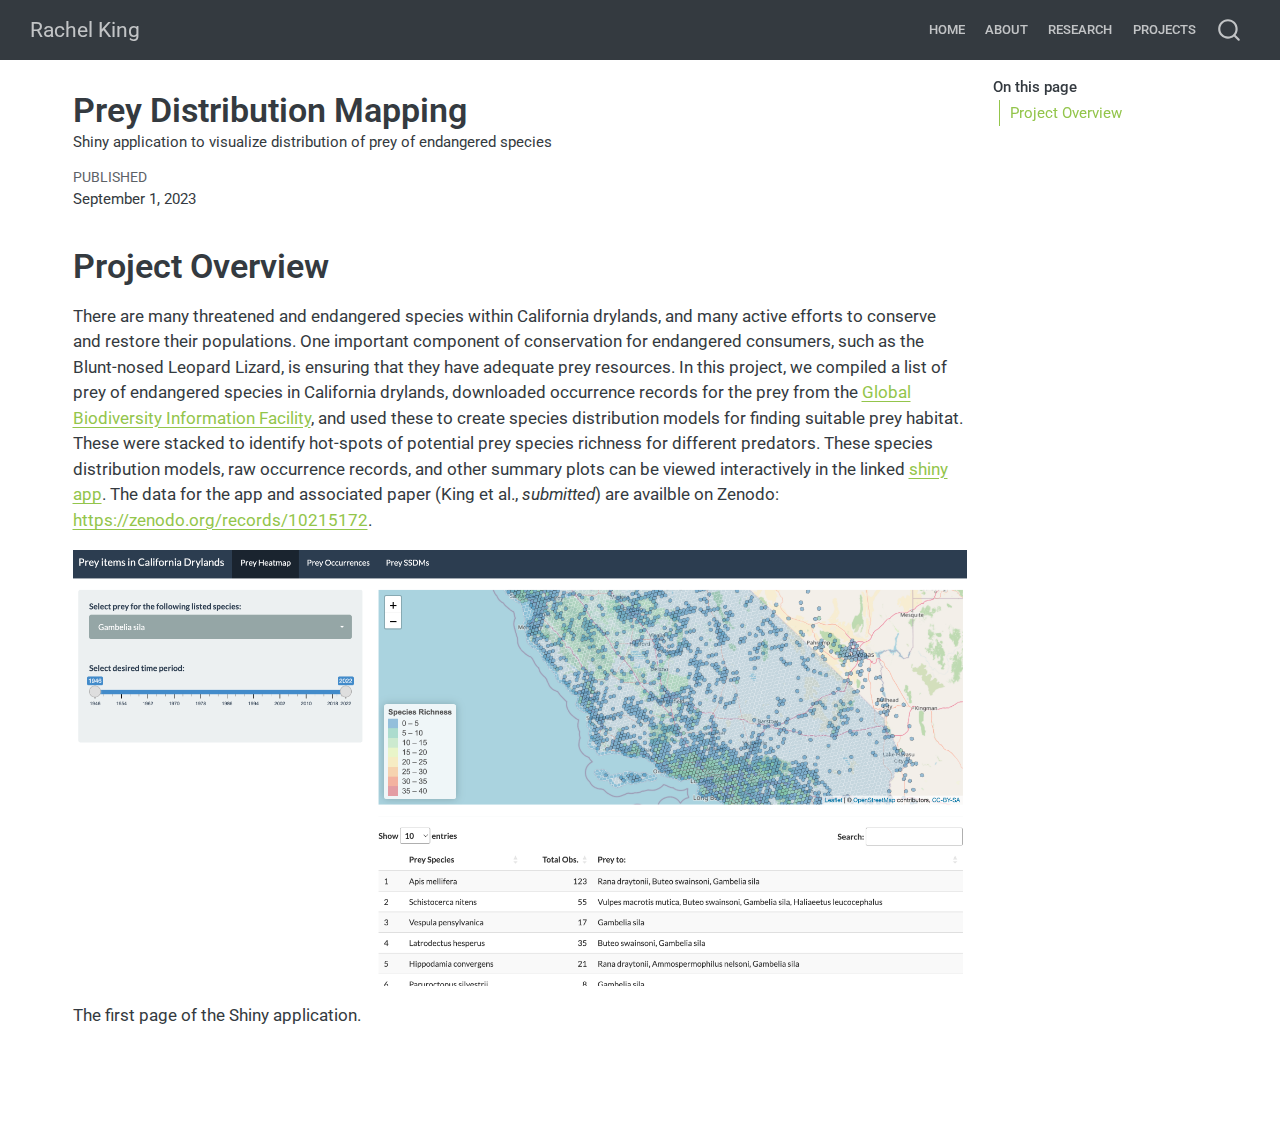
<file: projects/prey_shiny_app/index.html>
<!DOCTYPE html>
<html xmlns="http://www.w3.org/1999/xhtml" lang="en" xml:lang="en"><head>

<meta charset="utf-8">
<meta name="generator" content="quarto-1.6.42">

<meta name="viewport" content="width=device-width, initial-scale=1.0, user-scalable=yes">

<meta name="dcterms.date" content="2023-09-01">
<meta name="description" content="Shiny application to visualize distribution of prey of endangered species">

<title>Prey Distribution Mapping – Rachel King</title>
<style>
code{white-space: pre-wrap;}
span.smallcaps{font-variant: small-caps;}
div.columns{display: flex; gap: min(4vw, 1.5em);}
div.column{flex: auto; overflow-x: auto;}
div.hanging-indent{margin-left: 1.5em; text-indent: -1.5em;}
ul.task-list{list-style: none;}
ul.task-list li input[type="checkbox"] {
  width: 0.8em;
  margin: 0 0.8em 0.2em -1em; /* quarto-specific, see https://github.com/quarto-dev/quarto-cli/issues/4556 */ 
  vertical-align: middle;
}
</style>


<script src="../../site_libs/quarto-nav/quarto-nav.js"></script>
<script src="../../site_libs/quarto-nav/headroom.min.js"></script>
<script src="../../site_libs/clipboard/clipboard.min.js"></script>
<script src="../../site_libs/quarto-search/autocomplete.umd.js"></script>
<script src="../../site_libs/quarto-search/fuse.min.js"></script>
<script src="../../site_libs/quarto-search/quarto-search.js"></script>
<meta name="quarto:offset" content="../../">
<script src="../../site_libs/quarto-html/quarto.js"></script>
<script src="../../site_libs/quarto-html/popper.min.js"></script>
<script src="../../site_libs/quarto-html/tippy.umd.min.js"></script>
<script src="../../site_libs/quarto-html/anchor.min.js"></script>
<link href="../../site_libs/quarto-html/tippy.css" rel="stylesheet">
<link href="../../site_libs/quarto-html/quarto-syntax-highlighting-2f5df379a58b258e96c21c0638c20c03.css" rel="stylesheet" id="quarto-text-highlighting-styles">
<script src="../../site_libs/bootstrap/bootstrap.min.js"></script>
<link href="../../site_libs/bootstrap/bootstrap-icons.css" rel="stylesheet">
<link href="../../site_libs/bootstrap/bootstrap-af1a5eef57a0beae2532659473833200.min.css" rel="stylesheet" append-hash="true" id="quarto-bootstrap" data-mode="light">
<script id="quarto-search-options" type="application/json">{
  "location": "navbar",
  "copy-button": false,
  "collapse-after": 3,
  "panel-placement": "end",
  "type": "overlay",
  "limit": 50,
  "keyboard-shortcut": [
    "f",
    "/",
    "s"
  ],
  "show-item-context": false,
  "language": {
    "search-no-results-text": "No results",
    "search-matching-documents-text": "matching documents",
    "search-copy-link-title": "Copy link to search",
    "search-hide-matches-text": "Hide additional matches",
    "search-more-match-text": "more match in this document",
    "search-more-matches-text": "more matches in this document",
    "search-clear-button-title": "Clear",
    "search-text-placeholder": "",
    "search-detached-cancel-button-title": "Cancel",
    "search-submit-button-title": "Submit",
    "search-label": "Search"
  }
}</script>


<link rel="stylesheet" href="../../styles.css">
</head>

<body class="nav-fixed">

<div id="quarto-search-results"></div>
  <header id="quarto-header" class="headroom fixed-top">
    <nav class="navbar navbar-expand-lg " data-bs-theme="dark">
      <div class="navbar-container container-fluid">
      <div class="navbar-brand-container mx-auto">
    <a class="navbar-brand" href="../../index.html">
    <span class="navbar-title">Rachel King</span>
    </a>
  </div>
            <div id="quarto-search" class="" title="Search"></div>
          <button class="navbar-toggler" type="button" data-bs-toggle="collapse" data-bs-target="#navbarCollapse" aria-controls="navbarCollapse" role="menu" aria-expanded="false" aria-label="Toggle navigation" onclick="if (window.quartoToggleHeadroom) { window.quartoToggleHeadroom(); }">
  <span class="navbar-toggler-icon"></span>
</button>
          <div class="collapse navbar-collapse" id="navbarCollapse">
            <ul class="navbar-nav navbar-nav-scroll ms-auto">
  <li class="nav-item">
    <a class="nav-link" href="../../index.html"> 
<span class="menu-text">Home</span></a>
  </li>  
  <li class="nav-item">
    <a class="nav-link" href="../../about.html"> 
<span class="menu-text">About</span></a>
  </li>  
  <li class="nav-item">
    <a class="nav-link" href="../../research.html"> 
<span class="menu-text">Research</span></a>
  </li>  
  <li class="nav-item">
    <a class="nav-link" href="../../projects.html"> 
<span class="menu-text">Projects</span></a>
  </li>  
</ul>
          </div> <!-- /navcollapse -->
            <div class="quarto-navbar-tools">
</div>
      </div> <!-- /container-fluid -->
    </nav>
</header>
<!-- content -->
<div id="quarto-content" class="quarto-container page-columns page-rows-contents page-layout-full page-navbar">
<!-- sidebar -->
<!-- margin-sidebar -->
    <div id="quarto-margin-sidebar" class="sidebar margin-sidebar">
        <nav id="TOC" role="doc-toc" class="toc-active">
    <h2 id="toc-title">On this page</h2>
   
  <ul>
  <li><a href="#project-overview" id="toc-project-overview" class="nav-link active" data-scroll-target="#project-overview">Project Overview</a></li>
  </ul>
</nav>
    </div>
<!-- main -->
<main class="content column-page-left" id="quarto-document-content">

<header id="title-block-header" class="quarto-title-block default">
<div class="quarto-title">
<h1 class="title">Prey Distribution Mapping</h1>
</div>

<div>
  <div class="description">
    <p>Shiny application to visualize distribution of prey of endangered species</p>
  </div>
</div>


<div class="quarto-title-meta column-page-left">

    
    <div>
    <div class="quarto-title-meta-heading">Published</div>
    <div class="quarto-title-meta-contents">
      <p class="date">September 1, 2023</p>
    </div>
  </div>
  
    
  </div>
  


</header>


<section id="project-overview" class="level1">
<h1>Project Overview</h1>
<p>There are many threatened and endangered species within California drylands, and many active efforts to conserve and restore their populations. One important component of conservation for endangered consumers, such as the Blunt-nosed Leopard Lizard, is ensuring that they have adequate prey resources. In this project, we compiled a list of prey of endangered species in California drylands, downloaded occurrence records for the prey from the <a href="www.gbif.org">Global Biodiversity Information Facility</a>, and used these to create species distribution models for finding suitable prey habitat. These were stacked to identify hot-spots of potential prey species richness for different predators. These species distribution models, raw occurrence records, and other summary plots can be viewed interactively in the linked <a href="https://kingr.shinyapps.io/Prey_map_shiny/">shiny app</a>. The data for the app and associated paper (King et al., <em>submitted</em>) are availble on Zenodo: <a href="https://zenodo.org/records/10215172">https://zenodo.org/records/10215172</a>.</p>
<div class="{fig-app}">
<p><img src="prey_distribution_map.png" class="img-fluid"></p>
<p>The first page of the Shiny application.</p>
</div>


</section>

</main> <!-- /main -->
<script id="quarto-html-after-body" type="application/javascript">
window.document.addEventListener("DOMContentLoaded", function (event) {
  const toggleBodyColorMode = (bsSheetEl) => {
    const mode = bsSheetEl.getAttribute("data-mode");
    const bodyEl = window.document.querySelector("body");
    if (mode === "dark") {
      bodyEl.classList.add("quarto-dark");
      bodyEl.classList.remove("quarto-light");
    } else {
      bodyEl.classList.add("quarto-light");
      bodyEl.classList.remove("quarto-dark");
    }
  }
  const toggleBodyColorPrimary = () => {
    const bsSheetEl = window.document.querySelector("link#quarto-bootstrap");
    if (bsSheetEl) {
      toggleBodyColorMode(bsSheetEl);
    }
  }
  toggleBodyColorPrimary();  
  const icon = "";
  const anchorJS = new window.AnchorJS();
  anchorJS.options = {
    placement: 'right',
    icon: icon
  };
  anchorJS.add('.anchored');
  const isCodeAnnotation = (el) => {
    for (const clz of el.classList) {
      if (clz.startsWith('code-annotation-')) {                     
        return true;
      }
    }
    return false;
  }
  const onCopySuccess = function(e) {
    // button target
    const button = e.trigger;
    // don't keep focus
    button.blur();
    // flash "checked"
    button.classList.add('code-copy-button-checked');
    var currentTitle = button.getAttribute("title");
    button.setAttribute("title", "Copied!");
    let tooltip;
    if (window.bootstrap) {
      button.setAttribute("data-bs-toggle", "tooltip");
      button.setAttribute("data-bs-placement", "left");
      button.setAttribute("data-bs-title", "Copied!");
      tooltip = new bootstrap.Tooltip(button, 
        { trigger: "manual", 
          customClass: "code-copy-button-tooltip",
          offset: [0, -8]});
      tooltip.show();    
    }
    setTimeout(function() {
      if (tooltip) {
        tooltip.hide();
        button.removeAttribute("data-bs-title");
        button.removeAttribute("data-bs-toggle");
        button.removeAttribute("data-bs-placement");
      }
      button.setAttribute("title", currentTitle);
      button.classList.remove('code-copy-button-checked');
    }, 1000);
    // clear code selection
    e.clearSelection();
  }
  const getTextToCopy = function(trigger) {
      const codeEl = trigger.previousElementSibling.cloneNode(true);
      for (const childEl of codeEl.children) {
        if (isCodeAnnotation(childEl)) {
          childEl.remove();
        }
      }
      return codeEl.innerText;
  }
  const clipboard = new window.ClipboardJS('.code-copy-button:not([data-in-quarto-modal])', {
    text: getTextToCopy
  });
  clipboard.on('success', onCopySuccess);
  if (window.document.getElementById('quarto-embedded-source-code-modal')) {
    const clipboardModal = new window.ClipboardJS('.code-copy-button[data-in-quarto-modal]', {
      text: getTextToCopy,
      container: window.document.getElementById('quarto-embedded-source-code-modal')
    });
    clipboardModal.on('success', onCopySuccess);
  }
    var localhostRegex = new RegExp(/^(?:http|https):\/\/localhost\:?[0-9]*\//);
    var mailtoRegex = new RegExp(/^mailto:/);
      var filterRegex = new RegExp("https:\/\/king0708\.github\.io\/rkingecology\/");
    var isInternal = (href) => {
        return filterRegex.test(href) || localhostRegex.test(href) || mailtoRegex.test(href);
    }
    // Inspect non-navigation links and adorn them if external
 	var links = window.document.querySelectorAll('a[href]:not(.nav-link):not(.navbar-brand):not(.toc-action):not(.sidebar-link):not(.sidebar-item-toggle):not(.pagination-link):not(.no-external):not([aria-hidden]):not(.dropdown-item):not(.quarto-navigation-tool):not(.about-link)');
    for (var i=0; i<links.length; i++) {
      const link = links[i];
      if (!isInternal(link.href)) {
        // undo the damage that might have been done by quarto-nav.js in the case of
        // links that we want to consider external
        if (link.dataset.originalHref !== undefined) {
          link.href = link.dataset.originalHref;
        }
      }
    }
  function tippyHover(el, contentFn, onTriggerFn, onUntriggerFn) {
    const config = {
      allowHTML: true,
      maxWidth: 500,
      delay: 100,
      arrow: false,
      appendTo: function(el) {
          return el.parentElement;
      },
      interactive: true,
      interactiveBorder: 10,
      theme: 'quarto',
      placement: 'bottom-start',
    };
    if (contentFn) {
      config.content = contentFn;
    }
    if (onTriggerFn) {
      config.onTrigger = onTriggerFn;
    }
    if (onUntriggerFn) {
      config.onUntrigger = onUntriggerFn;
    }
    window.tippy(el, config); 
  }
  const noterefs = window.document.querySelectorAll('a[role="doc-noteref"]');
  for (var i=0; i<noterefs.length; i++) {
    const ref = noterefs[i];
    tippyHover(ref, function() {
      // use id or data attribute instead here
      let href = ref.getAttribute('data-footnote-href') || ref.getAttribute('href');
      try { href = new URL(href).hash; } catch {}
      const id = href.replace(/^#\/?/, "");
      const note = window.document.getElementById(id);
      if (note) {
        return note.innerHTML;
      } else {
        return "";
      }
    });
  }
  const xrefs = window.document.querySelectorAll('a.quarto-xref');
  const processXRef = (id, note) => {
    // Strip column container classes
    const stripColumnClz = (el) => {
      el.classList.remove("page-full", "page-columns");
      if (el.children) {
        for (const child of el.children) {
          stripColumnClz(child);
        }
      }
    }
    stripColumnClz(note)
    if (id === null || id.startsWith('sec-')) {
      // Special case sections, only their first couple elements
      const container = document.createElement("div");
      if (note.children && note.children.length > 2) {
        container.appendChild(note.children[0].cloneNode(true));
        for (let i = 1; i < note.children.length; i++) {
          const child = note.children[i];
          if (child.tagName === "P" && child.innerText === "") {
            continue;
          } else {
            container.appendChild(child.cloneNode(true));
            break;
          }
        }
        if (window.Quarto?.typesetMath) {
          window.Quarto.typesetMath(container);
        }
        return container.innerHTML
      } else {
        if (window.Quarto?.typesetMath) {
          window.Quarto.typesetMath(note);
        }
        return note.innerHTML;
      }
    } else {
      // Remove any anchor links if they are present
      const anchorLink = note.querySelector('a.anchorjs-link');
      if (anchorLink) {
        anchorLink.remove();
      }
      if (window.Quarto?.typesetMath) {
        window.Quarto.typesetMath(note);
      }
      if (note.classList.contains("callout")) {
        return note.outerHTML;
      } else {
        return note.innerHTML;
      }
    }
  }
  for (var i=0; i<xrefs.length; i++) {
    const xref = xrefs[i];
    tippyHover(xref, undefined, function(instance) {
      instance.disable();
      let url = xref.getAttribute('href');
      let hash = undefined; 
      if (url.startsWith('#')) {
        hash = url;
      } else {
        try { hash = new URL(url).hash; } catch {}
      }
      if (hash) {
        const id = hash.replace(/^#\/?/, "");
        const note = window.document.getElementById(id);
        if (note !== null) {
          try {
            const html = processXRef(id, note.cloneNode(true));
            instance.setContent(html);
          } finally {
            instance.enable();
            instance.show();
          }
        } else {
          // See if we can fetch this
          fetch(url.split('#')[0])
          .then(res => res.text())
          .then(html => {
            const parser = new DOMParser();
            const htmlDoc = parser.parseFromString(html, "text/html");
            const note = htmlDoc.getElementById(id);
            if (note !== null) {
              const html = processXRef(id, note);
              instance.setContent(html);
            } 
          }).finally(() => {
            instance.enable();
            instance.show();
          });
        }
      } else {
        // See if we can fetch a full url (with no hash to target)
        // This is a special case and we should probably do some content thinning / targeting
        fetch(url)
        .then(res => res.text())
        .then(html => {
          const parser = new DOMParser();
          const htmlDoc = parser.parseFromString(html, "text/html");
          const note = htmlDoc.querySelector('main.content');
          if (note !== null) {
            // This should only happen for chapter cross references
            // (since there is no id in the URL)
            // remove the first header
            if (note.children.length > 0 && note.children[0].tagName === "HEADER") {
              note.children[0].remove();
            }
            const html = processXRef(null, note);
            instance.setContent(html);
          } 
        }).finally(() => {
          instance.enable();
          instance.show();
        });
      }
    }, function(instance) {
    });
  }
      let selectedAnnoteEl;
      const selectorForAnnotation = ( cell, annotation) => {
        let cellAttr = 'data-code-cell="' + cell + '"';
        let lineAttr = 'data-code-annotation="' +  annotation + '"';
        const selector = 'span[' + cellAttr + '][' + lineAttr + ']';
        return selector;
      }
      const selectCodeLines = (annoteEl) => {
        const doc = window.document;
        const targetCell = annoteEl.getAttribute("data-target-cell");
        const targetAnnotation = annoteEl.getAttribute("data-target-annotation");
        const annoteSpan = window.document.querySelector(selectorForAnnotation(targetCell, targetAnnotation));
        const lines = annoteSpan.getAttribute("data-code-lines").split(",");
        const lineIds = lines.map((line) => {
          return targetCell + "-" + line;
        })
        let top = null;
        let height = null;
        let parent = null;
        if (lineIds.length > 0) {
            //compute the position of the single el (top and bottom and make a div)
            const el = window.document.getElementById(lineIds[0]);
            top = el.offsetTop;
            height = el.offsetHeight;
            parent = el.parentElement.parentElement;
          if (lineIds.length > 1) {
            const lastEl = window.document.getElementById(lineIds[lineIds.length - 1]);
            const bottom = lastEl.offsetTop + lastEl.offsetHeight;
            height = bottom - top;
          }
          if (top !== null && height !== null && parent !== null) {
            // cook up a div (if necessary) and position it 
            let div = window.document.getElementById("code-annotation-line-highlight");
            if (div === null) {
              div = window.document.createElement("div");
              div.setAttribute("id", "code-annotation-line-highlight");
              div.style.position = 'absolute';
              parent.appendChild(div);
            }
            div.style.top = top - 2 + "px";
            div.style.height = height + 4 + "px";
            div.style.left = 0;
            let gutterDiv = window.document.getElementById("code-annotation-line-highlight-gutter");
            if (gutterDiv === null) {
              gutterDiv = window.document.createElement("div");
              gutterDiv.setAttribute("id", "code-annotation-line-highlight-gutter");
              gutterDiv.style.position = 'absolute';
              const codeCell = window.document.getElementById(targetCell);
              const gutter = codeCell.querySelector('.code-annotation-gutter');
              gutter.appendChild(gutterDiv);
            }
            gutterDiv.style.top = top - 2 + "px";
            gutterDiv.style.height = height + 4 + "px";
          }
          selectedAnnoteEl = annoteEl;
        }
      };
      const unselectCodeLines = () => {
        const elementsIds = ["code-annotation-line-highlight", "code-annotation-line-highlight-gutter"];
        elementsIds.forEach((elId) => {
          const div = window.document.getElementById(elId);
          if (div) {
            div.remove();
          }
        });
        selectedAnnoteEl = undefined;
      };
        // Handle positioning of the toggle
    window.addEventListener(
      "resize",
      throttle(() => {
        elRect = undefined;
        if (selectedAnnoteEl) {
          selectCodeLines(selectedAnnoteEl);
        }
      }, 10)
    );
    function throttle(fn, ms) {
    let throttle = false;
    let timer;
      return (...args) => {
        if(!throttle) { // first call gets through
            fn.apply(this, args);
            throttle = true;
        } else { // all the others get throttled
            if(timer) clearTimeout(timer); // cancel #2
            timer = setTimeout(() => {
              fn.apply(this, args);
              timer = throttle = false;
            }, ms);
        }
      };
    }
      // Attach click handler to the DT
      const annoteDls = window.document.querySelectorAll('dt[data-target-cell]');
      for (const annoteDlNode of annoteDls) {
        annoteDlNode.addEventListener('click', (event) => {
          const clickedEl = event.target;
          if (clickedEl !== selectedAnnoteEl) {
            unselectCodeLines();
            const activeEl = window.document.querySelector('dt[data-target-cell].code-annotation-active');
            if (activeEl) {
              activeEl.classList.remove('code-annotation-active');
            }
            selectCodeLines(clickedEl);
            clickedEl.classList.add('code-annotation-active');
          } else {
            // Unselect the line
            unselectCodeLines();
            clickedEl.classList.remove('code-annotation-active');
          }
        });
      }
  const findCites = (el) => {
    const parentEl = el.parentElement;
    if (parentEl) {
      const cites = parentEl.dataset.cites;
      if (cites) {
        return {
          el,
          cites: cites.split(' ')
        };
      } else {
        return findCites(el.parentElement)
      }
    } else {
      return undefined;
    }
  };
  var bibliorefs = window.document.querySelectorAll('a[role="doc-biblioref"]');
  for (var i=0; i<bibliorefs.length; i++) {
    const ref = bibliorefs[i];
    const citeInfo = findCites(ref);
    if (citeInfo) {
      tippyHover(citeInfo.el, function() {
        var popup = window.document.createElement('div');
        citeInfo.cites.forEach(function(cite) {
          var citeDiv = window.document.createElement('div');
          citeDiv.classList.add('hanging-indent');
          citeDiv.classList.add('csl-entry');
          var biblioDiv = window.document.getElementById('ref-' + cite);
          if (biblioDiv) {
            citeDiv.innerHTML = biblioDiv.innerHTML;
          }
          popup.appendChild(citeDiv);
        });
        return popup.innerHTML;
      });
    }
  }
});
</script>
</div> <!-- /content -->




</body></html>
</file>
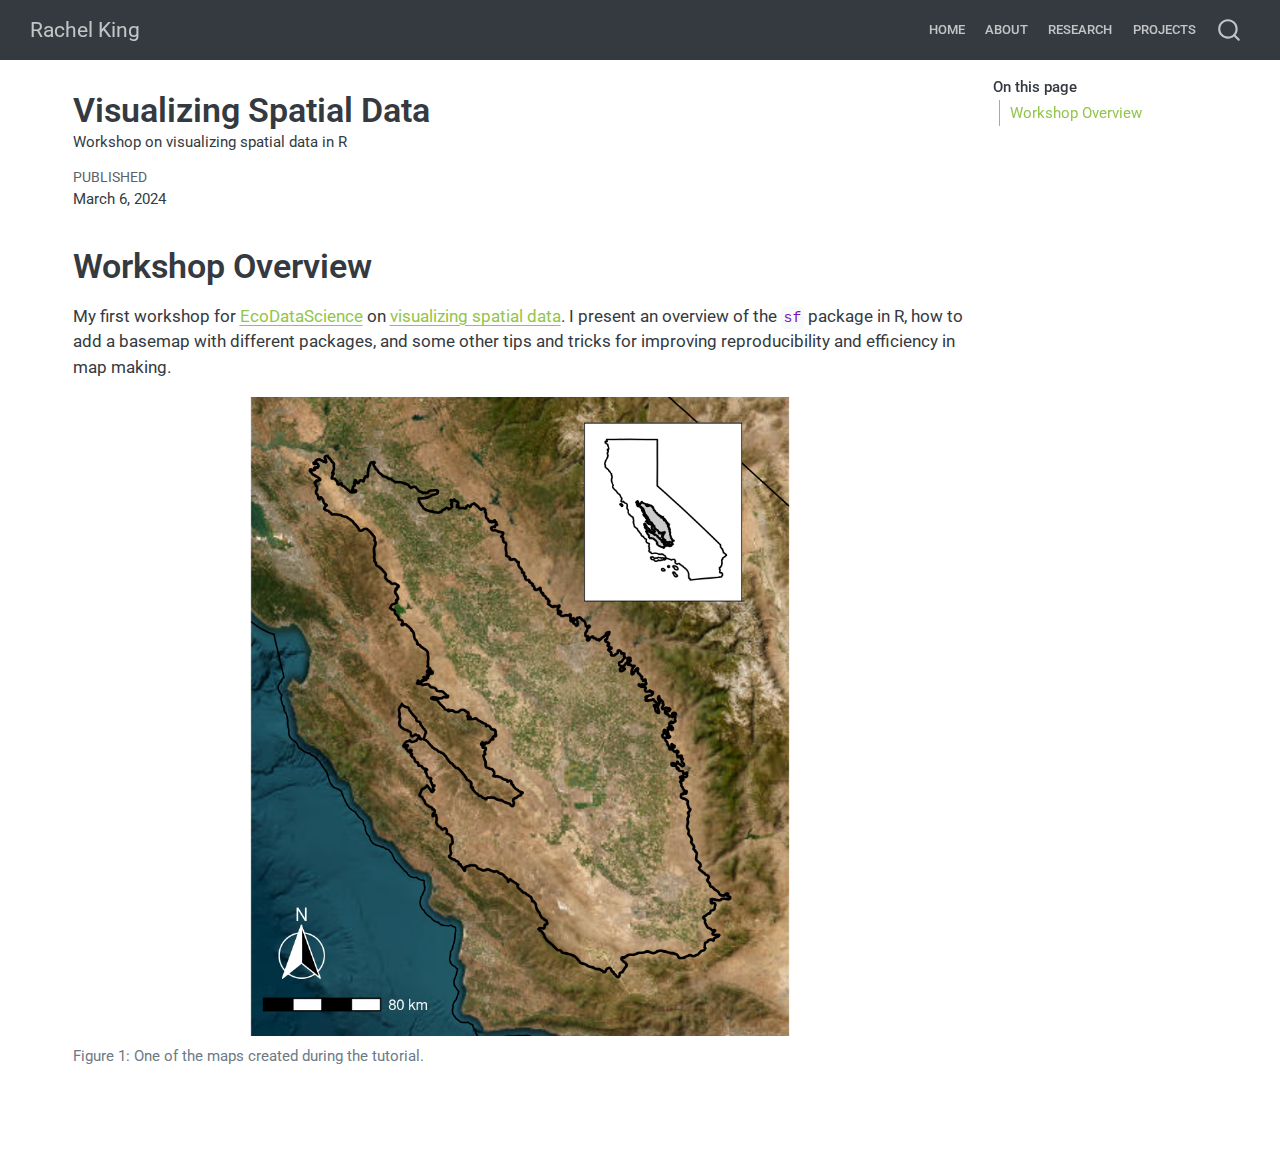
<file: projects/spatial_data_viz/index.html>
<!DOCTYPE html>
<html xmlns="http://www.w3.org/1999/xhtml" lang="en" xml:lang="en"><head>

<meta charset="utf-8">
<meta name="generator" content="quarto-1.6.42">

<meta name="viewport" content="width=device-width, initial-scale=1.0, user-scalable=yes">

<meta name="dcterms.date" content="2024-03-06">
<meta name="description" content="Workshop on visualizing spatial data in R">

<title>Visualizing Spatial Data – Rachel King</title>
<style>
code{white-space: pre-wrap;}
span.smallcaps{font-variant: small-caps;}
div.columns{display: flex; gap: min(4vw, 1.5em);}
div.column{flex: auto; overflow-x: auto;}
div.hanging-indent{margin-left: 1.5em; text-indent: -1.5em;}
ul.task-list{list-style: none;}
ul.task-list li input[type="checkbox"] {
  width: 0.8em;
  margin: 0 0.8em 0.2em -1em; /* quarto-specific, see https://github.com/quarto-dev/quarto-cli/issues/4556 */ 
  vertical-align: middle;
}
</style>


<script src="../../site_libs/quarto-nav/quarto-nav.js"></script>
<script src="../../site_libs/quarto-nav/headroom.min.js"></script>
<script src="../../site_libs/clipboard/clipboard.min.js"></script>
<script src="../../site_libs/quarto-search/autocomplete.umd.js"></script>
<script src="../../site_libs/quarto-search/fuse.min.js"></script>
<script src="../../site_libs/quarto-search/quarto-search.js"></script>
<meta name="quarto:offset" content="../../">
<script src="../../site_libs/quarto-html/quarto.js"></script>
<script src="../../site_libs/quarto-html/popper.min.js"></script>
<script src="../../site_libs/quarto-html/tippy.umd.min.js"></script>
<script src="../../site_libs/quarto-html/anchor.min.js"></script>
<link href="../../site_libs/quarto-html/tippy.css" rel="stylesheet">
<link href="../../site_libs/quarto-html/quarto-syntax-highlighting-2f5df379a58b258e96c21c0638c20c03.css" rel="stylesheet" id="quarto-text-highlighting-styles">
<script src="../../site_libs/bootstrap/bootstrap.min.js"></script>
<link href="../../site_libs/bootstrap/bootstrap-icons.css" rel="stylesheet">
<link href="../../site_libs/bootstrap/bootstrap-af1a5eef57a0beae2532659473833200.min.css" rel="stylesheet" append-hash="true" id="quarto-bootstrap" data-mode="light">
<script id="quarto-search-options" type="application/json">{
  "location": "navbar",
  "copy-button": false,
  "collapse-after": 3,
  "panel-placement": "end",
  "type": "overlay",
  "limit": 50,
  "keyboard-shortcut": [
    "f",
    "/",
    "s"
  ],
  "show-item-context": false,
  "language": {
    "search-no-results-text": "No results",
    "search-matching-documents-text": "matching documents",
    "search-copy-link-title": "Copy link to search",
    "search-hide-matches-text": "Hide additional matches",
    "search-more-match-text": "more match in this document",
    "search-more-matches-text": "more matches in this document",
    "search-clear-button-title": "Clear",
    "search-text-placeholder": "",
    "search-detached-cancel-button-title": "Cancel",
    "search-submit-button-title": "Submit",
    "search-label": "Search"
  }
}</script>


<link rel="stylesheet" href="../../styles.css">
</head>

<body class="nav-fixed">

<div id="quarto-search-results"></div>
  <header id="quarto-header" class="headroom fixed-top">
    <nav class="navbar navbar-expand-lg " data-bs-theme="dark">
      <div class="navbar-container container-fluid">
      <div class="navbar-brand-container mx-auto">
    <a class="navbar-brand" href="../../index.html">
    <span class="navbar-title">Rachel King</span>
    </a>
  </div>
            <div id="quarto-search" class="" title="Search"></div>
          <button class="navbar-toggler" type="button" data-bs-toggle="collapse" data-bs-target="#navbarCollapse" aria-controls="navbarCollapse" role="menu" aria-expanded="false" aria-label="Toggle navigation" onclick="if (window.quartoToggleHeadroom) { window.quartoToggleHeadroom(); }">
  <span class="navbar-toggler-icon"></span>
</button>
          <div class="collapse navbar-collapse" id="navbarCollapse">
            <ul class="navbar-nav navbar-nav-scroll ms-auto">
  <li class="nav-item">
    <a class="nav-link" href="../../index.html"> 
<span class="menu-text">Home</span></a>
  </li>  
  <li class="nav-item">
    <a class="nav-link" href="../../about.html"> 
<span class="menu-text">About</span></a>
  </li>  
  <li class="nav-item">
    <a class="nav-link" href="../../research.html"> 
<span class="menu-text">Research</span></a>
  </li>  
  <li class="nav-item">
    <a class="nav-link" href="../../projects.html"> 
<span class="menu-text">Projects</span></a>
  </li>  
</ul>
          </div> <!-- /navcollapse -->
            <div class="quarto-navbar-tools">
</div>
      </div> <!-- /container-fluid -->
    </nav>
</header>
<!-- content -->
<div id="quarto-content" class="quarto-container page-columns page-rows-contents page-layout-full page-navbar">
<!-- sidebar -->
<!-- margin-sidebar -->
    <div id="quarto-margin-sidebar" class="sidebar margin-sidebar">
        <nav id="TOC" role="doc-toc" class="toc-active">
    <h2 id="toc-title">On this page</h2>
   
  <ul>
  <li><a href="#workshop-overview" id="toc-workshop-overview" class="nav-link active" data-scroll-target="#workshop-overview">Workshop Overview</a></li>
  </ul>
</nav>
    </div>
<!-- main -->
<main class="content column-page-left" id="quarto-document-content">

<header id="title-block-header" class="quarto-title-block default">
<div class="quarto-title">
<h1 class="title">Visualizing Spatial Data</h1>
</div>

<div>
  <div class="description">
    <p>Workshop on visualizing spatial data in R</p>
  </div>
</div>


<div class="quarto-title-meta column-page-left">

    
    <div>
    <div class="quarto-title-meta-heading">Published</div>
    <div class="quarto-title-meta-contents">
      <p class="date">March 6, 2024</p>
    </div>
  </div>
  
    
  </div>
  


</header>


<section id="workshop-overview" class="level1">
<h1>Workshop Overview</h1>
<p>My first workshop for <a href="https://ecodatascience.github.io/">EcoDataScience</a> on <a href="https://king0708.github.io/spatial-data-viz/">visualizing spatial data</a>. I present an overview of the <code>sf</code> package in R, how to add a basemap with different packages, and some other tips and tricks for improving reproducibility and efficiency in map making.</p>
<div id="fig-map" class="quarto-float quarto-figure quarto-figure-center anchored">
<figure class="quarto-float quarto-float-fig figure">
<div aria-describedby="fig-map-caption-0ceaefa1-69ba-4598-a22c-09a6ac19f8ca">
<img src="example_map.png" class="img-fluid figure-img">
</div>
<figcaption class="quarto-float-caption-bottom quarto-float-caption quarto-float-fig" id="fig-map-caption-0ceaefa1-69ba-4598-a22c-09a6ac19f8ca">
Figure&nbsp;1: One of the maps created during the tutorial.
</figcaption>
</figure>
</div>


</section>

</main> <!-- /main -->
<script id="quarto-html-after-body" type="application/javascript">
window.document.addEventListener("DOMContentLoaded", function (event) {
  const toggleBodyColorMode = (bsSheetEl) => {
    const mode = bsSheetEl.getAttribute("data-mode");
    const bodyEl = window.document.querySelector("body");
    if (mode === "dark") {
      bodyEl.classList.add("quarto-dark");
      bodyEl.classList.remove("quarto-light");
    } else {
      bodyEl.classList.add("quarto-light");
      bodyEl.classList.remove("quarto-dark");
    }
  }
  const toggleBodyColorPrimary = () => {
    const bsSheetEl = window.document.querySelector("link#quarto-bootstrap");
    if (bsSheetEl) {
      toggleBodyColorMode(bsSheetEl);
    }
  }
  toggleBodyColorPrimary();  
  const icon = "";
  const anchorJS = new window.AnchorJS();
  anchorJS.options = {
    placement: 'right',
    icon: icon
  };
  anchorJS.add('.anchored');
  const isCodeAnnotation = (el) => {
    for (const clz of el.classList) {
      if (clz.startsWith('code-annotation-')) {                     
        return true;
      }
    }
    return false;
  }
  const onCopySuccess = function(e) {
    // button target
    const button = e.trigger;
    // don't keep focus
    button.blur();
    // flash "checked"
    button.classList.add('code-copy-button-checked');
    var currentTitle = button.getAttribute("title");
    button.setAttribute("title", "Copied!");
    let tooltip;
    if (window.bootstrap) {
      button.setAttribute("data-bs-toggle", "tooltip");
      button.setAttribute("data-bs-placement", "left");
      button.setAttribute("data-bs-title", "Copied!");
      tooltip = new bootstrap.Tooltip(button, 
        { trigger: "manual", 
          customClass: "code-copy-button-tooltip",
          offset: [0, -8]});
      tooltip.show();    
    }
    setTimeout(function() {
      if (tooltip) {
        tooltip.hide();
        button.removeAttribute("data-bs-title");
        button.removeAttribute("data-bs-toggle");
        button.removeAttribute("data-bs-placement");
      }
      button.setAttribute("title", currentTitle);
      button.classList.remove('code-copy-button-checked');
    }, 1000);
    // clear code selection
    e.clearSelection();
  }
  const getTextToCopy = function(trigger) {
      const codeEl = trigger.previousElementSibling.cloneNode(true);
      for (const childEl of codeEl.children) {
        if (isCodeAnnotation(childEl)) {
          childEl.remove();
        }
      }
      return codeEl.innerText;
  }
  const clipboard = new window.ClipboardJS('.code-copy-button:not([data-in-quarto-modal])', {
    text: getTextToCopy
  });
  clipboard.on('success', onCopySuccess);
  if (window.document.getElementById('quarto-embedded-source-code-modal')) {
    const clipboardModal = new window.ClipboardJS('.code-copy-button[data-in-quarto-modal]', {
      text: getTextToCopy,
      container: window.document.getElementById('quarto-embedded-source-code-modal')
    });
    clipboardModal.on('success', onCopySuccess);
  }
    var localhostRegex = new RegExp(/^(?:http|https):\/\/localhost\:?[0-9]*\//);
    var mailtoRegex = new RegExp(/^mailto:/);
      var filterRegex = new RegExp("https:\/\/king0708\.github\.io\/rkingecology\/");
    var isInternal = (href) => {
        return filterRegex.test(href) || localhostRegex.test(href) || mailtoRegex.test(href);
    }
    // Inspect non-navigation links and adorn them if external
 	var links = window.document.querySelectorAll('a[href]:not(.nav-link):not(.navbar-brand):not(.toc-action):not(.sidebar-link):not(.sidebar-item-toggle):not(.pagination-link):not(.no-external):not([aria-hidden]):not(.dropdown-item):not(.quarto-navigation-tool):not(.about-link)');
    for (var i=0; i<links.length; i++) {
      const link = links[i];
      if (!isInternal(link.href)) {
        // undo the damage that might have been done by quarto-nav.js in the case of
        // links that we want to consider external
        if (link.dataset.originalHref !== undefined) {
          link.href = link.dataset.originalHref;
        }
      }
    }
  function tippyHover(el, contentFn, onTriggerFn, onUntriggerFn) {
    const config = {
      allowHTML: true,
      maxWidth: 500,
      delay: 100,
      arrow: false,
      appendTo: function(el) {
          return el.parentElement;
      },
      interactive: true,
      interactiveBorder: 10,
      theme: 'quarto',
      placement: 'bottom-start',
    };
    if (contentFn) {
      config.content = contentFn;
    }
    if (onTriggerFn) {
      config.onTrigger = onTriggerFn;
    }
    if (onUntriggerFn) {
      config.onUntrigger = onUntriggerFn;
    }
    window.tippy(el, config); 
  }
  const noterefs = window.document.querySelectorAll('a[role="doc-noteref"]');
  for (var i=0; i<noterefs.length; i++) {
    const ref = noterefs[i];
    tippyHover(ref, function() {
      // use id or data attribute instead here
      let href = ref.getAttribute('data-footnote-href') || ref.getAttribute('href');
      try { href = new URL(href).hash; } catch {}
      const id = href.replace(/^#\/?/, "");
      const note = window.document.getElementById(id);
      if (note) {
        return note.innerHTML;
      } else {
        return "";
      }
    });
  }
  const xrefs = window.document.querySelectorAll('a.quarto-xref');
  const processXRef = (id, note) => {
    // Strip column container classes
    const stripColumnClz = (el) => {
      el.classList.remove("page-full", "page-columns");
      if (el.children) {
        for (const child of el.children) {
          stripColumnClz(child);
        }
      }
    }
    stripColumnClz(note)
    if (id === null || id.startsWith('sec-')) {
      // Special case sections, only their first couple elements
      const container = document.createElement("div");
      if (note.children && note.children.length > 2) {
        container.appendChild(note.children[0].cloneNode(true));
        for (let i = 1; i < note.children.length; i++) {
          const child = note.children[i];
          if (child.tagName === "P" && child.innerText === "") {
            continue;
          } else {
            container.appendChild(child.cloneNode(true));
            break;
          }
        }
        if (window.Quarto?.typesetMath) {
          window.Quarto.typesetMath(container);
        }
        return container.innerHTML
      } else {
        if (window.Quarto?.typesetMath) {
          window.Quarto.typesetMath(note);
        }
        return note.innerHTML;
      }
    } else {
      // Remove any anchor links if they are present
      const anchorLink = note.querySelector('a.anchorjs-link');
      if (anchorLink) {
        anchorLink.remove();
      }
      if (window.Quarto?.typesetMath) {
        window.Quarto.typesetMath(note);
      }
      if (note.classList.contains("callout")) {
        return note.outerHTML;
      } else {
        return note.innerHTML;
      }
    }
  }
  for (var i=0; i<xrefs.length; i++) {
    const xref = xrefs[i];
    tippyHover(xref, undefined, function(instance) {
      instance.disable();
      let url = xref.getAttribute('href');
      let hash = undefined; 
      if (url.startsWith('#')) {
        hash = url;
      } else {
        try { hash = new URL(url).hash; } catch {}
      }
      if (hash) {
        const id = hash.replace(/^#\/?/, "");
        const note = window.document.getElementById(id);
        if (note !== null) {
          try {
            const html = processXRef(id, note.cloneNode(true));
            instance.setContent(html);
          } finally {
            instance.enable();
            instance.show();
          }
        } else {
          // See if we can fetch this
          fetch(url.split('#')[0])
          .then(res => res.text())
          .then(html => {
            const parser = new DOMParser();
            const htmlDoc = parser.parseFromString(html, "text/html");
            const note = htmlDoc.getElementById(id);
            if (note !== null) {
              const html = processXRef(id, note);
              instance.setContent(html);
            } 
          }).finally(() => {
            instance.enable();
            instance.show();
          });
        }
      } else {
        // See if we can fetch a full url (with no hash to target)
        // This is a special case and we should probably do some content thinning / targeting
        fetch(url)
        .then(res => res.text())
        .then(html => {
          const parser = new DOMParser();
          const htmlDoc = parser.parseFromString(html, "text/html");
          const note = htmlDoc.querySelector('main.content');
          if (note !== null) {
            // This should only happen for chapter cross references
            // (since there is no id in the URL)
            // remove the first header
            if (note.children.length > 0 && note.children[0].tagName === "HEADER") {
              note.children[0].remove();
            }
            const html = processXRef(null, note);
            instance.setContent(html);
          } 
        }).finally(() => {
          instance.enable();
          instance.show();
        });
      }
    }, function(instance) {
    });
  }
      let selectedAnnoteEl;
      const selectorForAnnotation = ( cell, annotation) => {
        let cellAttr = 'data-code-cell="' + cell + '"';
        let lineAttr = 'data-code-annotation="' +  annotation + '"';
        const selector = 'span[' + cellAttr + '][' + lineAttr + ']';
        return selector;
      }
      const selectCodeLines = (annoteEl) => {
        const doc = window.document;
        const targetCell = annoteEl.getAttribute("data-target-cell");
        const targetAnnotation = annoteEl.getAttribute("data-target-annotation");
        const annoteSpan = window.document.querySelector(selectorForAnnotation(targetCell, targetAnnotation));
        const lines = annoteSpan.getAttribute("data-code-lines").split(",");
        const lineIds = lines.map((line) => {
          return targetCell + "-" + line;
        })
        let top = null;
        let height = null;
        let parent = null;
        if (lineIds.length > 0) {
            //compute the position of the single el (top and bottom and make a div)
            const el = window.document.getElementById(lineIds[0]);
            top = el.offsetTop;
            height = el.offsetHeight;
            parent = el.parentElement.parentElement;
          if (lineIds.length > 1) {
            const lastEl = window.document.getElementById(lineIds[lineIds.length - 1]);
            const bottom = lastEl.offsetTop + lastEl.offsetHeight;
            height = bottom - top;
          }
          if (top !== null && height !== null && parent !== null) {
            // cook up a div (if necessary) and position it 
            let div = window.document.getElementById("code-annotation-line-highlight");
            if (div === null) {
              div = window.document.createElement("div");
              div.setAttribute("id", "code-annotation-line-highlight");
              div.style.position = 'absolute';
              parent.appendChild(div);
            }
            div.style.top = top - 2 + "px";
            div.style.height = height + 4 + "px";
            div.style.left = 0;
            let gutterDiv = window.document.getElementById("code-annotation-line-highlight-gutter");
            if (gutterDiv === null) {
              gutterDiv = window.document.createElement("div");
              gutterDiv.setAttribute("id", "code-annotation-line-highlight-gutter");
              gutterDiv.style.position = 'absolute';
              const codeCell = window.document.getElementById(targetCell);
              const gutter = codeCell.querySelector('.code-annotation-gutter');
              gutter.appendChild(gutterDiv);
            }
            gutterDiv.style.top = top - 2 + "px";
            gutterDiv.style.height = height + 4 + "px";
          }
          selectedAnnoteEl = annoteEl;
        }
      };
      const unselectCodeLines = () => {
        const elementsIds = ["code-annotation-line-highlight", "code-annotation-line-highlight-gutter"];
        elementsIds.forEach((elId) => {
          const div = window.document.getElementById(elId);
          if (div) {
            div.remove();
          }
        });
        selectedAnnoteEl = undefined;
      };
        // Handle positioning of the toggle
    window.addEventListener(
      "resize",
      throttle(() => {
        elRect = undefined;
        if (selectedAnnoteEl) {
          selectCodeLines(selectedAnnoteEl);
        }
      }, 10)
    );
    function throttle(fn, ms) {
    let throttle = false;
    let timer;
      return (...args) => {
        if(!throttle) { // first call gets through
            fn.apply(this, args);
            throttle = true;
        } else { // all the others get throttled
            if(timer) clearTimeout(timer); // cancel #2
            timer = setTimeout(() => {
              fn.apply(this, args);
              timer = throttle = false;
            }, ms);
        }
      };
    }
      // Attach click handler to the DT
      const annoteDls = window.document.querySelectorAll('dt[data-target-cell]');
      for (const annoteDlNode of annoteDls) {
        annoteDlNode.addEventListener('click', (event) => {
          const clickedEl = event.target;
          if (clickedEl !== selectedAnnoteEl) {
            unselectCodeLines();
            const activeEl = window.document.querySelector('dt[data-target-cell].code-annotation-active');
            if (activeEl) {
              activeEl.classList.remove('code-annotation-active');
            }
            selectCodeLines(clickedEl);
            clickedEl.classList.add('code-annotation-active');
          } else {
            // Unselect the line
            unselectCodeLines();
            clickedEl.classList.remove('code-annotation-active');
          }
        });
      }
  const findCites = (el) => {
    const parentEl = el.parentElement;
    if (parentEl) {
      const cites = parentEl.dataset.cites;
      if (cites) {
        return {
          el,
          cites: cites.split(' ')
        };
      } else {
        return findCites(el.parentElement)
      }
    } else {
      return undefined;
    }
  };
  var bibliorefs = window.document.querySelectorAll('a[role="doc-biblioref"]');
  for (var i=0; i<bibliorefs.length; i++) {
    const ref = bibliorefs[i];
    const citeInfo = findCites(ref);
    if (citeInfo) {
      tippyHover(citeInfo.el, function() {
        var popup = window.document.createElement('div');
        citeInfo.cites.forEach(function(cite) {
          var citeDiv = window.document.createElement('div');
          citeDiv.classList.add('hanging-indent');
          citeDiv.classList.add('csl-entry');
          var biblioDiv = window.document.getElementById('ref-' + cite);
          if (biblioDiv) {
            citeDiv.innerHTML = biblioDiv.innerHTML;
          }
          popup.appendChild(citeDiv);
        });
        return popup.innerHTML;
      });
    }
  }
});
</script>
</div> <!-- /content -->




</body></html>
</file>
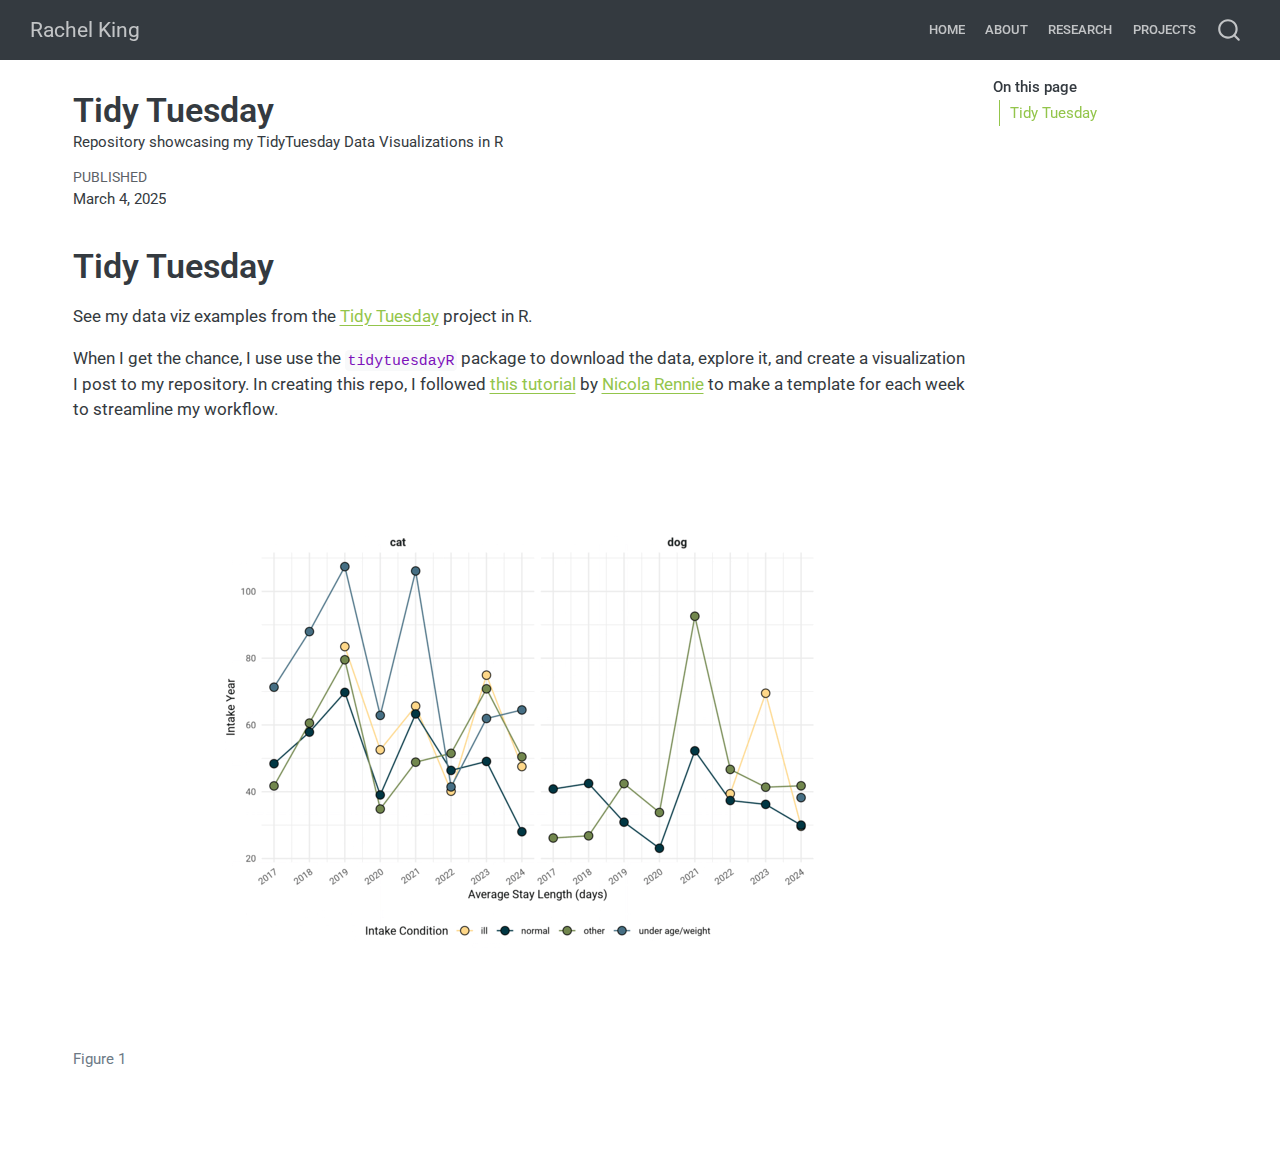
<file: projects/tidy_tuesday/index.html>
<!DOCTYPE html>
<html xmlns="http://www.w3.org/1999/xhtml" lang="en" xml:lang="en"><head>

<meta charset="utf-8">
<meta name="generator" content="quarto-1.6.42">

<meta name="viewport" content="width=device-width, initial-scale=1.0, user-scalable=yes">

<meta name="dcterms.date" content="2025-03-04">
<meta name="description" content="Repository showcasing my TidyTuesday Data Visualizations in R">

<title>Tidy Tuesday – Rachel King</title>
<style>
code{white-space: pre-wrap;}
span.smallcaps{font-variant: small-caps;}
div.columns{display: flex; gap: min(4vw, 1.5em);}
div.column{flex: auto; overflow-x: auto;}
div.hanging-indent{margin-left: 1.5em; text-indent: -1.5em;}
ul.task-list{list-style: none;}
ul.task-list li input[type="checkbox"] {
  width: 0.8em;
  margin: 0 0.8em 0.2em -1em; /* quarto-specific, see https://github.com/quarto-dev/quarto-cli/issues/4556 */ 
  vertical-align: middle;
}
</style>


<script src="../../site_libs/quarto-nav/quarto-nav.js"></script>
<script src="../../site_libs/quarto-nav/headroom.min.js"></script>
<script src="../../site_libs/clipboard/clipboard.min.js"></script>
<script src="../../site_libs/quarto-search/autocomplete.umd.js"></script>
<script src="../../site_libs/quarto-search/fuse.min.js"></script>
<script src="../../site_libs/quarto-search/quarto-search.js"></script>
<meta name="quarto:offset" content="../../">
<script src="../../site_libs/quarto-html/quarto.js"></script>
<script src="../../site_libs/quarto-html/popper.min.js"></script>
<script src="../../site_libs/quarto-html/tippy.umd.min.js"></script>
<script src="../../site_libs/quarto-html/anchor.min.js"></script>
<link href="../../site_libs/quarto-html/tippy.css" rel="stylesheet">
<link href="../../site_libs/quarto-html/quarto-syntax-highlighting-2f5df379a58b258e96c21c0638c20c03.css" rel="stylesheet" id="quarto-text-highlighting-styles">
<script src="../../site_libs/bootstrap/bootstrap.min.js"></script>
<link href="../../site_libs/bootstrap/bootstrap-icons.css" rel="stylesheet">
<link href="../../site_libs/bootstrap/bootstrap-af1a5eef57a0beae2532659473833200.min.css" rel="stylesheet" append-hash="true" id="quarto-bootstrap" data-mode="light">
<script id="quarto-search-options" type="application/json">{
  "location": "navbar",
  "copy-button": false,
  "collapse-after": 3,
  "panel-placement": "end",
  "type": "overlay",
  "limit": 50,
  "keyboard-shortcut": [
    "f",
    "/",
    "s"
  ],
  "show-item-context": false,
  "language": {
    "search-no-results-text": "No results",
    "search-matching-documents-text": "matching documents",
    "search-copy-link-title": "Copy link to search",
    "search-hide-matches-text": "Hide additional matches",
    "search-more-match-text": "more match in this document",
    "search-more-matches-text": "more matches in this document",
    "search-clear-button-title": "Clear",
    "search-text-placeholder": "",
    "search-detached-cancel-button-title": "Cancel",
    "search-submit-button-title": "Submit",
    "search-label": "Search"
  }
}</script>


<link rel="stylesheet" href="../../styles.css">
</head>

<body class="nav-fixed">

<div id="quarto-search-results"></div>
  <header id="quarto-header" class="headroom fixed-top">
    <nav class="navbar navbar-expand-lg " data-bs-theme="dark">
      <div class="navbar-container container-fluid">
      <div class="navbar-brand-container mx-auto">
    <a class="navbar-brand" href="../../index.html">
    <span class="navbar-title">Rachel King</span>
    </a>
  </div>
            <div id="quarto-search" class="" title="Search"></div>
          <button class="navbar-toggler" type="button" data-bs-toggle="collapse" data-bs-target="#navbarCollapse" aria-controls="navbarCollapse" role="menu" aria-expanded="false" aria-label="Toggle navigation" onclick="if (window.quartoToggleHeadroom) { window.quartoToggleHeadroom(); }">
  <span class="navbar-toggler-icon"></span>
</button>
          <div class="collapse navbar-collapse" id="navbarCollapse">
            <ul class="navbar-nav navbar-nav-scroll ms-auto">
  <li class="nav-item">
    <a class="nav-link" href="../../index.html"> 
<span class="menu-text">Home</span></a>
  </li>  
  <li class="nav-item">
    <a class="nav-link" href="../../about.html"> 
<span class="menu-text">About</span></a>
  </li>  
  <li class="nav-item">
    <a class="nav-link" href="../../research.html"> 
<span class="menu-text">Research</span></a>
  </li>  
  <li class="nav-item">
    <a class="nav-link" href="../../projects.html"> 
<span class="menu-text">Projects</span></a>
  </li>  
</ul>
          </div> <!-- /navcollapse -->
            <div class="quarto-navbar-tools">
</div>
      </div> <!-- /container-fluid -->
    </nav>
</header>
<!-- content -->
<div id="quarto-content" class="quarto-container page-columns page-rows-contents page-layout-full page-navbar">
<!-- sidebar -->
<!-- margin-sidebar -->
    <div id="quarto-margin-sidebar" class="sidebar margin-sidebar">
        <nav id="TOC" role="doc-toc" class="toc-active">
    <h2 id="toc-title">On this page</h2>
   
  <ul>
  <li><a href="#tidy-tuesday" id="toc-tidy-tuesday" class="nav-link active" data-scroll-target="#tidy-tuesday">Tidy Tuesday</a></li>
  </ul>
</nav>
    </div>
<!-- main -->
<main class="content column-page-left" id="quarto-document-content">

<header id="title-block-header" class="quarto-title-block default">
<div class="quarto-title">
<h1 class="title">Tidy Tuesday</h1>
</div>

<div>
  <div class="description">
    <p>Repository showcasing my TidyTuesday Data Visualizations in R</p>
  </div>
</div>


<div class="quarto-title-meta column-page-left">

    
    <div>
    <div class="quarto-title-meta-heading">Published</div>
    <div class="quarto-title-meta-contents">
      <p class="date">March 4, 2025</p>
    </div>
  </div>
  
    
  </div>
  


</header>


<section id="tidy-tuesday" class="level1">
<h1>Tidy Tuesday</h1>
<p>See my data viz examples from the <a href="https://github.com/king0708/tidy-tuesday/tree/main">Tidy Tuesday</a> project in R.</p>
<p>When I get the chance, I use use the <code>tidytuesdayR</code> package to download the data, explore it, and create a visualization I post to my repository. In creating this repo, I followed <a href="https://nrennie.rbind.io/blog/script-templates-r/">this tutorial</a> by <a href="https://nrennie.rbind.io/">Nicola Rennie</a> to make a template for each week to streamline my workflow.</p>
<div id="fig-viz" class="quarto-float quarto-figure quarto-figure-center anchored">
<figure class="quarto-float quarto-float-fig figure">
<div aria-describedby="fig-viz-caption-0ceaefa1-69ba-4598-a22c-09a6ac19f8ca">
<img src="20250304.gif" class="img-fluid figure-img">
</div>
<figcaption class="quarto-float-caption-bottom quarto-float-caption quarto-float-fig quarto-uncaptioned" id="fig-viz-caption-0ceaefa1-69ba-4598-a22c-09a6ac19f8ca">
Figure&nbsp;1
</figcaption>
</figure>
</div>


</section>

</main> <!-- /main -->
<script id="quarto-html-after-body" type="application/javascript">
window.document.addEventListener("DOMContentLoaded", function (event) {
  const toggleBodyColorMode = (bsSheetEl) => {
    const mode = bsSheetEl.getAttribute("data-mode");
    const bodyEl = window.document.querySelector("body");
    if (mode === "dark") {
      bodyEl.classList.add("quarto-dark");
      bodyEl.classList.remove("quarto-light");
    } else {
      bodyEl.classList.add("quarto-light");
      bodyEl.classList.remove("quarto-dark");
    }
  }
  const toggleBodyColorPrimary = () => {
    const bsSheetEl = window.document.querySelector("link#quarto-bootstrap");
    if (bsSheetEl) {
      toggleBodyColorMode(bsSheetEl);
    }
  }
  toggleBodyColorPrimary();  
  const icon = "";
  const anchorJS = new window.AnchorJS();
  anchorJS.options = {
    placement: 'right',
    icon: icon
  };
  anchorJS.add('.anchored');
  const isCodeAnnotation = (el) => {
    for (const clz of el.classList) {
      if (clz.startsWith('code-annotation-')) {                     
        return true;
      }
    }
    return false;
  }
  const onCopySuccess = function(e) {
    // button target
    const button = e.trigger;
    // don't keep focus
    button.blur();
    // flash "checked"
    button.classList.add('code-copy-button-checked');
    var currentTitle = button.getAttribute("title");
    button.setAttribute("title", "Copied!");
    let tooltip;
    if (window.bootstrap) {
      button.setAttribute("data-bs-toggle", "tooltip");
      button.setAttribute("data-bs-placement", "left");
      button.setAttribute("data-bs-title", "Copied!");
      tooltip = new bootstrap.Tooltip(button, 
        { trigger: "manual", 
          customClass: "code-copy-button-tooltip",
          offset: [0, -8]});
      tooltip.show();    
    }
    setTimeout(function() {
      if (tooltip) {
        tooltip.hide();
        button.removeAttribute("data-bs-title");
        button.removeAttribute("data-bs-toggle");
        button.removeAttribute("data-bs-placement");
      }
      button.setAttribute("title", currentTitle);
      button.classList.remove('code-copy-button-checked');
    }, 1000);
    // clear code selection
    e.clearSelection();
  }
  const getTextToCopy = function(trigger) {
      const codeEl = trigger.previousElementSibling.cloneNode(true);
      for (const childEl of codeEl.children) {
        if (isCodeAnnotation(childEl)) {
          childEl.remove();
        }
      }
      return codeEl.innerText;
  }
  const clipboard = new window.ClipboardJS('.code-copy-button:not([data-in-quarto-modal])', {
    text: getTextToCopy
  });
  clipboard.on('success', onCopySuccess);
  if (window.document.getElementById('quarto-embedded-source-code-modal')) {
    const clipboardModal = new window.ClipboardJS('.code-copy-button[data-in-quarto-modal]', {
      text: getTextToCopy,
      container: window.document.getElementById('quarto-embedded-source-code-modal')
    });
    clipboardModal.on('success', onCopySuccess);
  }
    var localhostRegex = new RegExp(/^(?:http|https):\/\/localhost\:?[0-9]*\//);
    var mailtoRegex = new RegExp(/^mailto:/);
      var filterRegex = new RegExp("https:\/\/king0708\.github\.io\/rkingecology\/");
    var isInternal = (href) => {
        return filterRegex.test(href) || localhostRegex.test(href) || mailtoRegex.test(href);
    }
    // Inspect non-navigation links and adorn them if external
 	var links = window.document.querySelectorAll('a[href]:not(.nav-link):not(.navbar-brand):not(.toc-action):not(.sidebar-link):not(.sidebar-item-toggle):not(.pagination-link):not(.no-external):not([aria-hidden]):not(.dropdown-item):not(.quarto-navigation-tool):not(.about-link)');
    for (var i=0; i<links.length; i++) {
      const link = links[i];
      if (!isInternal(link.href)) {
        // undo the damage that might have been done by quarto-nav.js in the case of
        // links that we want to consider external
        if (link.dataset.originalHref !== undefined) {
          link.href = link.dataset.originalHref;
        }
      }
    }
  function tippyHover(el, contentFn, onTriggerFn, onUntriggerFn) {
    const config = {
      allowHTML: true,
      maxWidth: 500,
      delay: 100,
      arrow: false,
      appendTo: function(el) {
          return el.parentElement;
      },
      interactive: true,
      interactiveBorder: 10,
      theme: 'quarto',
      placement: 'bottom-start',
    };
    if (contentFn) {
      config.content = contentFn;
    }
    if (onTriggerFn) {
      config.onTrigger = onTriggerFn;
    }
    if (onUntriggerFn) {
      config.onUntrigger = onUntriggerFn;
    }
    window.tippy(el, config); 
  }
  const noterefs = window.document.querySelectorAll('a[role="doc-noteref"]');
  for (var i=0; i<noterefs.length; i++) {
    const ref = noterefs[i];
    tippyHover(ref, function() {
      // use id or data attribute instead here
      let href = ref.getAttribute('data-footnote-href') || ref.getAttribute('href');
      try { href = new URL(href).hash; } catch {}
      const id = href.replace(/^#\/?/, "");
      const note = window.document.getElementById(id);
      if (note) {
        return note.innerHTML;
      } else {
        return "";
      }
    });
  }
  const xrefs = window.document.querySelectorAll('a.quarto-xref');
  const processXRef = (id, note) => {
    // Strip column container classes
    const stripColumnClz = (el) => {
      el.classList.remove("page-full", "page-columns");
      if (el.children) {
        for (const child of el.children) {
          stripColumnClz(child);
        }
      }
    }
    stripColumnClz(note)
    if (id === null || id.startsWith('sec-')) {
      // Special case sections, only their first couple elements
      const container = document.createElement("div");
      if (note.children && note.children.length > 2) {
        container.appendChild(note.children[0].cloneNode(true));
        for (let i = 1; i < note.children.length; i++) {
          const child = note.children[i];
          if (child.tagName === "P" && child.innerText === "") {
            continue;
          } else {
            container.appendChild(child.cloneNode(true));
            break;
          }
        }
        if (window.Quarto?.typesetMath) {
          window.Quarto.typesetMath(container);
        }
        return container.innerHTML
      } else {
        if (window.Quarto?.typesetMath) {
          window.Quarto.typesetMath(note);
        }
        return note.innerHTML;
      }
    } else {
      // Remove any anchor links if they are present
      const anchorLink = note.querySelector('a.anchorjs-link');
      if (anchorLink) {
        anchorLink.remove();
      }
      if (window.Quarto?.typesetMath) {
        window.Quarto.typesetMath(note);
      }
      if (note.classList.contains("callout")) {
        return note.outerHTML;
      } else {
        return note.innerHTML;
      }
    }
  }
  for (var i=0; i<xrefs.length; i++) {
    const xref = xrefs[i];
    tippyHover(xref, undefined, function(instance) {
      instance.disable();
      let url = xref.getAttribute('href');
      let hash = undefined; 
      if (url.startsWith('#')) {
        hash = url;
      } else {
        try { hash = new URL(url).hash; } catch {}
      }
      if (hash) {
        const id = hash.replace(/^#\/?/, "");
        const note = window.document.getElementById(id);
        if (note !== null) {
          try {
            const html = processXRef(id, note.cloneNode(true));
            instance.setContent(html);
          } finally {
            instance.enable();
            instance.show();
          }
        } else {
          // See if we can fetch this
          fetch(url.split('#')[0])
          .then(res => res.text())
          .then(html => {
            const parser = new DOMParser();
            const htmlDoc = parser.parseFromString(html, "text/html");
            const note = htmlDoc.getElementById(id);
            if (note !== null) {
              const html = processXRef(id, note);
              instance.setContent(html);
            } 
          }).finally(() => {
            instance.enable();
            instance.show();
          });
        }
      } else {
        // See if we can fetch a full url (with no hash to target)
        // This is a special case and we should probably do some content thinning / targeting
        fetch(url)
        .then(res => res.text())
        .then(html => {
          const parser = new DOMParser();
          const htmlDoc = parser.parseFromString(html, "text/html");
          const note = htmlDoc.querySelector('main.content');
          if (note !== null) {
            // This should only happen for chapter cross references
            // (since there is no id in the URL)
            // remove the first header
            if (note.children.length > 0 && note.children[0].tagName === "HEADER") {
              note.children[0].remove();
            }
            const html = processXRef(null, note);
            instance.setContent(html);
          } 
        }).finally(() => {
          instance.enable();
          instance.show();
        });
      }
    }, function(instance) {
    });
  }
      let selectedAnnoteEl;
      const selectorForAnnotation = ( cell, annotation) => {
        let cellAttr = 'data-code-cell="' + cell + '"';
        let lineAttr = 'data-code-annotation="' +  annotation + '"';
        const selector = 'span[' + cellAttr + '][' + lineAttr + ']';
        return selector;
      }
      const selectCodeLines = (annoteEl) => {
        const doc = window.document;
        const targetCell = annoteEl.getAttribute("data-target-cell");
        const targetAnnotation = annoteEl.getAttribute("data-target-annotation");
        const annoteSpan = window.document.querySelector(selectorForAnnotation(targetCell, targetAnnotation));
        const lines = annoteSpan.getAttribute("data-code-lines").split(",");
        const lineIds = lines.map((line) => {
          return targetCell + "-" + line;
        })
        let top = null;
        let height = null;
        let parent = null;
        if (lineIds.length > 0) {
            //compute the position of the single el (top and bottom and make a div)
            const el = window.document.getElementById(lineIds[0]);
            top = el.offsetTop;
            height = el.offsetHeight;
            parent = el.parentElement.parentElement;
          if (lineIds.length > 1) {
            const lastEl = window.document.getElementById(lineIds[lineIds.length - 1]);
            const bottom = lastEl.offsetTop + lastEl.offsetHeight;
            height = bottom - top;
          }
          if (top !== null && height !== null && parent !== null) {
            // cook up a div (if necessary) and position it 
            let div = window.document.getElementById("code-annotation-line-highlight");
            if (div === null) {
              div = window.document.createElement("div");
              div.setAttribute("id", "code-annotation-line-highlight");
              div.style.position = 'absolute';
              parent.appendChild(div);
            }
            div.style.top = top - 2 + "px";
            div.style.height = height + 4 + "px";
            div.style.left = 0;
            let gutterDiv = window.document.getElementById("code-annotation-line-highlight-gutter");
            if (gutterDiv === null) {
              gutterDiv = window.document.createElement("div");
              gutterDiv.setAttribute("id", "code-annotation-line-highlight-gutter");
              gutterDiv.style.position = 'absolute';
              const codeCell = window.document.getElementById(targetCell);
              const gutter = codeCell.querySelector('.code-annotation-gutter');
              gutter.appendChild(gutterDiv);
            }
            gutterDiv.style.top = top - 2 + "px";
            gutterDiv.style.height = height + 4 + "px";
          }
          selectedAnnoteEl = annoteEl;
        }
      };
      const unselectCodeLines = () => {
        const elementsIds = ["code-annotation-line-highlight", "code-annotation-line-highlight-gutter"];
        elementsIds.forEach((elId) => {
          const div = window.document.getElementById(elId);
          if (div) {
            div.remove();
          }
        });
        selectedAnnoteEl = undefined;
      };
        // Handle positioning of the toggle
    window.addEventListener(
      "resize",
      throttle(() => {
        elRect = undefined;
        if (selectedAnnoteEl) {
          selectCodeLines(selectedAnnoteEl);
        }
      }, 10)
    );
    function throttle(fn, ms) {
    let throttle = false;
    let timer;
      return (...args) => {
        if(!throttle) { // first call gets through
            fn.apply(this, args);
            throttle = true;
        } else { // all the others get throttled
            if(timer) clearTimeout(timer); // cancel #2
            timer = setTimeout(() => {
              fn.apply(this, args);
              timer = throttle = false;
            }, ms);
        }
      };
    }
      // Attach click handler to the DT
      const annoteDls = window.document.querySelectorAll('dt[data-target-cell]');
      for (const annoteDlNode of annoteDls) {
        annoteDlNode.addEventListener('click', (event) => {
          const clickedEl = event.target;
          if (clickedEl !== selectedAnnoteEl) {
            unselectCodeLines();
            const activeEl = window.document.querySelector('dt[data-target-cell].code-annotation-active');
            if (activeEl) {
              activeEl.classList.remove('code-annotation-active');
            }
            selectCodeLines(clickedEl);
            clickedEl.classList.add('code-annotation-active');
          } else {
            // Unselect the line
            unselectCodeLines();
            clickedEl.classList.remove('code-annotation-active');
          }
        });
      }
  const findCites = (el) => {
    const parentEl = el.parentElement;
    if (parentEl) {
      const cites = parentEl.dataset.cites;
      if (cites) {
        return {
          el,
          cites: cites.split(' ')
        };
      } else {
        return findCites(el.parentElement)
      }
    } else {
      return undefined;
    }
  };
  var bibliorefs = window.document.querySelectorAll('a[role="doc-biblioref"]');
  for (var i=0; i<bibliorefs.length; i++) {
    const ref = bibliorefs[i];
    const citeInfo = findCites(ref);
    if (citeInfo) {
      tippyHover(citeInfo.el, function() {
        var popup = window.document.createElement('div');
        citeInfo.cites.forEach(function(cite) {
          var citeDiv = window.document.createElement('div');
          citeDiv.classList.add('hanging-indent');
          citeDiv.classList.add('csl-entry');
          var biblioDiv = window.document.getElementById('ref-' + cite);
          if (biblioDiv) {
            citeDiv.innerHTML = biblioDiv.innerHTML;
          }
          popup.appendChild(citeDiv);
        });
        return popup.innerHTML;
      });
    }
  }
});
</script>
</div> <!-- /content -->




</body></html>
</file>
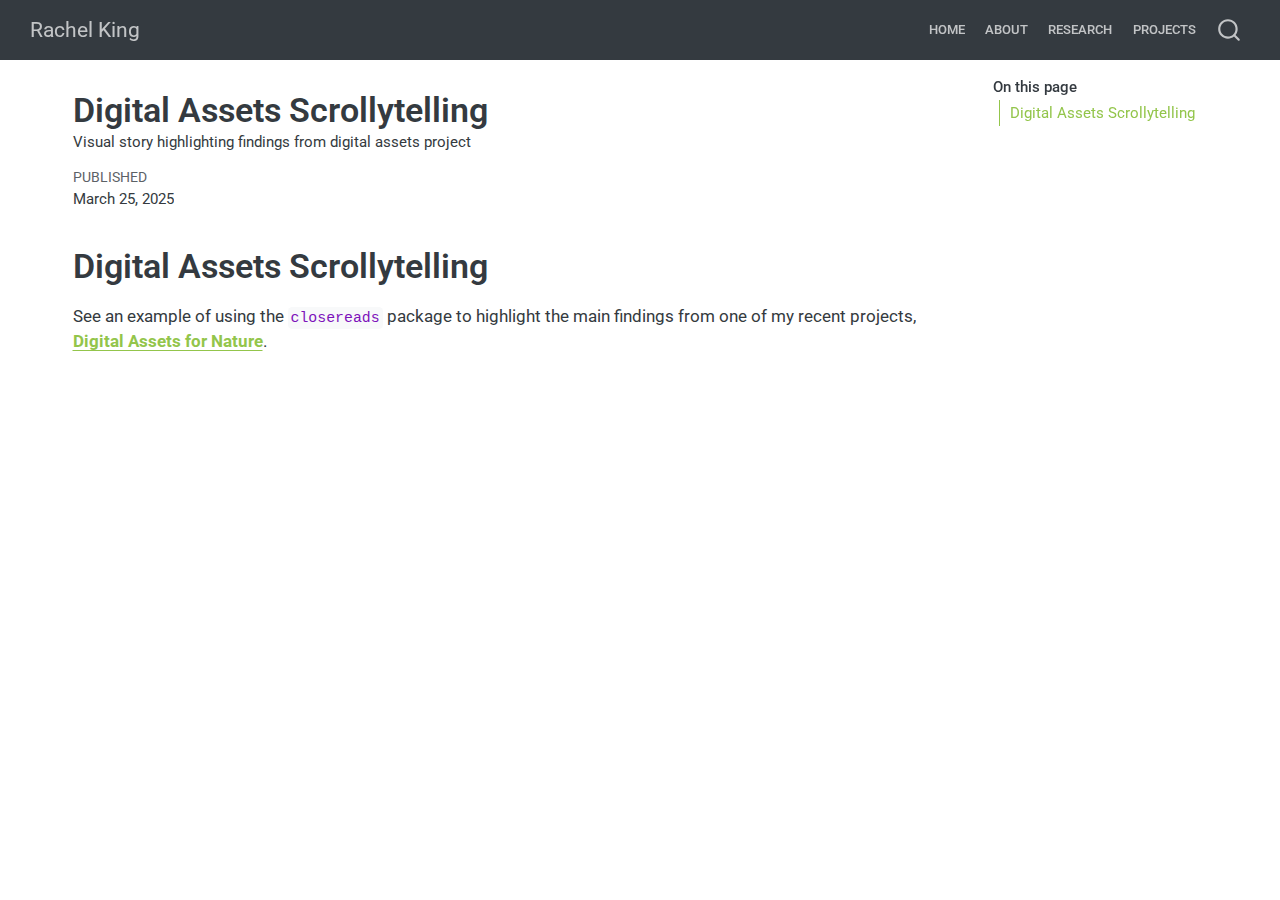
<file: docs/projects/dan_scrollytell/index.html>
<!DOCTYPE html>
<html xmlns="http://www.w3.org/1999/xhtml" lang="en" xml:lang="en"><head>

<meta charset="utf-8">
<meta name="generator" content="quarto-1.4.549">

<meta name="viewport" content="width=device-width, initial-scale=1.0, user-scalable=yes">

<meta name="dcterms.date" content="2025-03-25">
<meta name="description" content="Visual story highlighting findings from digital assets project">

<title>Rachel King - Digital Assets Scrollytelling</title>
<style>
code{white-space: pre-wrap;}
span.smallcaps{font-variant: small-caps;}
div.columns{display: flex; gap: min(4vw, 1.5em);}
div.column{flex: auto; overflow-x: auto;}
div.hanging-indent{margin-left: 1.5em; text-indent: -1.5em;}
ul.task-list{list-style: none;}
ul.task-list li input[type="checkbox"] {
  width: 0.8em;
  margin: 0 0.8em 0.2em -1em; /* quarto-specific, see https://github.com/quarto-dev/quarto-cli/issues/4556 */ 
  vertical-align: middle;
}
</style>


<script src="../../site_libs/quarto-nav/quarto-nav.js"></script>
<script src="../../site_libs/quarto-nav/headroom.min.js"></script>
<script src="../../site_libs/clipboard/clipboard.min.js"></script>
<script src="../../site_libs/quarto-search/autocomplete.umd.js"></script>
<script src="../../site_libs/quarto-search/fuse.min.js"></script>
<script src="../../site_libs/quarto-search/quarto-search.js"></script>
<meta name="quarto:offset" content="../../">
<script src="../../site_libs/quarto-html/quarto.js"></script>
<script src="../../site_libs/quarto-html/popper.min.js"></script>
<script src="../../site_libs/quarto-html/tippy.umd.min.js"></script>
<script src="../../site_libs/quarto-html/anchor.min.js"></script>
<link href="../../site_libs/quarto-html/tippy.css" rel="stylesheet">
<link href="../../site_libs/quarto-html/quarto-syntax-highlighting.css" rel="stylesheet" id="quarto-text-highlighting-styles">
<script src="../../site_libs/bootstrap/bootstrap.min.js"></script>
<link href="../../site_libs/bootstrap/bootstrap-icons.css" rel="stylesheet">
<link href="../../site_libs/bootstrap/bootstrap.min.css" rel="stylesheet" id="quarto-bootstrap" data-mode="light">
<script id="quarto-search-options" type="application/json">{
  "location": "navbar",
  "copy-button": false,
  "collapse-after": 3,
  "panel-placement": "end",
  "type": "overlay",
  "limit": 50,
  "keyboard-shortcut": [
    "f",
    "/",
    "s"
  ],
  "show-item-context": false,
  "language": {
    "search-no-results-text": "No results",
    "search-matching-documents-text": "matching documents",
    "search-copy-link-title": "Copy link to search",
    "search-hide-matches-text": "Hide additional matches",
    "search-more-match-text": "more match in this document",
    "search-more-matches-text": "more matches in this document",
    "search-clear-button-title": "Clear",
    "search-text-placeholder": "",
    "search-detached-cancel-button-title": "Cancel",
    "search-submit-button-title": "Submit",
    "search-label": "Search"
  }
}</script>


<link rel="stylesheet" href="../../styles.css">
</head>

<body class="nav-fixed">

<div id="quarto-search-results"></div>
  <header id="quarto-header" class="headroom fixed-top">
    <nav class="navbar navbar-expand-lg " data-bs-theme="dark">
      <div class="navbar-container container-fluid">
      <div class="navbar-brand-container mx-auto">
    <a class="navbar-brand" href="../../index.html">
    <span class="navbar-title">Rachel King</span>
    </a>
  </div>
            <div id="quarto-search" class="" title="Search"></div>
          <button class="navbar-toggler" type="button" data-bs-toggle="collapse" data-bs-target="#navbarCollapse" aria-controls="navbarCollapse" aria-expanded="false" aria-label="Toggle navigation" onclick="if (window.quartoToggleHeadroom) { window.quartoToggleHeadroom(); }">
  <span class="navbar-toggler-icon"></span>
</button>
          <div class="collapse navbar-collapse" id="navbarCollapse">
            <ul class="navbar-nav navbar-nav-scroll ms-auto">
  <li class="nav-item">
    <a class="nav-link" href="../../index.html"> 
<span class="menu-text">Home</span></a>
  </li>  
  <li class="nav-item">
    <a class="nav-link" href="../../about.html"> 
<span class="menu-text">About</span></a>
  </li>  
  <li class="nav-item">
    <a class="nav-link" href="../../research.html"> 
<span class="menu-text">Research</span></a>
  </li>  
  <li class="nav-item">
    <a class="nav-link" href="../../projects.html"> 
<span class="menu-text">Projects</span></a>
  </li>  
</ul>
          </div> <!-- /navcollapse -->
          <div class="quarto-navbar-tools">
</div>
      </div> <!-- /container-fluid -->
    </nav>
</header>
<!-- content -->
<div id="quarto-content" class="quarto-container page-columns page-rows-contents page-layout-full page-navbar">
<!-- sidebar -->
<!-- margin-sidebar -->
    <div id="quarto-margin-sidebar" class="sidebar margin-sidebar">
        <nav id="TOC" role="doc-toc" class="toc-active">
    <h2 id="toc-title">On this page</h2>
   
  <ul>
  <li><a href="#digital-assets-scrollytelling" id="toc-digital-assets-scrollytelling" class="nav-link active" data-scroll-target="#digital-assets-scrollytelling">Digital Assets Scrollytelling</a></li>
  </ul>
</nav>
    </div>
<!-- main -->
<main class="content column-page-left" id="quarto-document-content">

<header id="title-block-header" class="quarto-title-block default">
<div class="quarto-title">
<h1 class="title">Digital Assets Scrollytelling</h1>
</div>

<div>
  <div class="description">
    <p>Visual story highlighting findings from digital assets project</p>
  </div>
</div>


<div class="quarto-title-meta column-page-left">

    
    <div>
    <div class="quarto-title-meta-heading">Published</div>
    <div class="quarto-title-meta-contents">
      <p class="date">March 25, 2025</p>
    </div>
  </div>
  
    
  </div>
  


</header>


<section id="digital-assets-scrollytelling" class="level1">
<h1>Digital Assets Scrollytelling</h1>
<p>See an example of using the <code>closereads</code> package to highlight the main findings from one of my recent projects, <a href="https://king0708.github.io/dan-scrollytell/"><strong>Digital Assets for Nature</strong></a>.</p>


</section>

</main> <!-- /main -->
<script id="quarto-html-after-body" type="application/javascript">
window.document.addEventListener("DOMContentLoaded", function (event) {
  const toggleBodyColorMode = (bsSheetEl) => {
    const mode = bsSheetEl.getAttribute("data-mode");
    const bodyEl = window.document.querySelector("body");
    if (mode === "dark") {
      bodyEl.classList.add("quarto-dark");
      bodyEl.classList.remove("quarto-light");
    } else {
      bodyEl.classList.add("quarto-light");
      bodyEl.classList.remove("quarto-dark");
    }
  }
  const toggleBodyColorPrimary = () => {
    const bsSheetEl = window.document.querySelector("link#quarto-bootstrap");
    if (bsSheetEl) {
      toggleBodyColorMode(bsSheetEl);
    }
  }
  toggleBodyColorPrimary();  
  const icon = "";
  const anchorJS = new window.AnchorJS();
  anchorJS.options = {
    placement: 'right',
    icon: icon
  };
  anchorJS.add('.anchored');
  const isCodeAnnotation = (el) => {
    for (const clz of el.classList) {
      if (clz.startsWith('code-annotation-')) {                     
        return true;
      }
    }
    return false;
  }
  const clipboard = new window.ClipboardJS('.code-copy-button', {
    text: function(trigger) {
      const codeEl = trigger.previousElementSibling.cloneNode(true);
      for (const childEl of codeEl.children) {
        if (isCodeAnnotation(childEl)) {
          childEl.remove();
        }
      }
      return codeEl.innerText;
    }
  });
  clipboard.on('success', function(e) {
    // button target
    const button = e.trigger;
    // don't keep focus
    button.blur();
    // flash "checked"
    button.classList.add('code-copy-button-checked');
    var currentTitle = button.getAttribute("title");
    button.setAttribute("title", "Copied!");
    let tooltip;
    if (window.bootstrap) {
      button.setAttribute("data-bs-toggle", "tooltip");
      button.setAttribute("data-bs-placement", "left");
      button.setAttribute("data-bs-title", "Copied!");
      tooltip = new bootstrap.Tooltip(button, 
        { trigger: "manual", 
          customClass: "code-copy-button-tooltip",
          offset: [0, -8]});
      tooltip.show();    
    }
    setTimeout(function() {
      if (tooltip) {
        tooltip.hide();
        button.removeAttribute("data-bs-title");
        button.removeAttribute("data-bs-toggle");
        button.removeAttribute("data-bs-placement");
      }
      button.setAttribute("title", currentTitle);
      button.classList.remove('code-copy-button-checked');
    }, 1000);
    // clear code selection
    e.clearSelection();
  });
  function tippyHover(el, contentFn, onTriggerFn, onUntriggerFn) {
    const config = {
      allowHTML: true,
      maxWidth: 500,
      delay: 100,
      arrow: false,
      appendTo: function(el) {
          return el.parentElement;
      },
      interactive: true,
      interactiveBorder: 10,
      theme: 'quarto',
      placement: 'bottom-start',
    };
    if (contentFn) {
      config.content = contentFn;
    }
    if (onTriggerFn) {
      config.onTrigger = onTriggerFn;
    }
    if (onUntriggerFn) {
      config.onUntrigger = onUntriggerFn;
    }
    window.tippy(el, config); 
  }
  const noterefs = window.document.querySelectorAll('a[role="doc-noteref"]');
  for (var i=0; i<noterefs.length; i++) {
    const ref = noterefs[i];
    tippyHover(ref, function() {
      // use id or data attribute instead here
      let href = ref.getAttribute('data-footnote-href') || ref.getAttribute('href');
      try { href = new URL(href).hash; } catch {}
      const id = href.replace(/^#\/?/, "");
      const note = window.document.getElementById(id);
      return note.innerHTML;
    });
  }
  const xrefs = window.document.querySelectorAll('a.quarto-xref');
  const processXRef = (id, note) => {
    // Strip column container classes
    const stripColumnClz = (el) => {
      el.classList.remove("page-full", "page-columns");
      if (el.children) {
        for (const child of el.children) {
          stripColumnClz(child);
        }
      }
    }
    stripColumnClz(note)
    if (id === null || id.startsWith('sec-')) {
      // Special case sections, only their first couple elements
      const container = document.createElement("div");
      if (note.children && note.children.length > 2) {
        container.appendChild(note.children[0].cloneNode(true));
        for (let i = 1; i < note.children.length; i++) {
          const child = note.children[i];
          if (child.tagName === "P" && child.innerText === "") {
            continue;
          } else {
            container.appendChild(child.cloneNode(true));
            break;
          }
        }
        if (window.Quarto?.typesetMath) {
          window.Quarto.typesetMath(container);
        }
        return container.innerHTML
      } else {
        if (window.Quarto?.typesetMath) {
          window.Quarto.typesetMath(note);
        }
        return note.innerHTML;
      }
    } else {
      // Remove any anchor links if they are present
      const anchorLink = note.querySelector('a.anchorjs-link');
      if (anchorLink) {
        anchorLink.remove();
      }
      if (window.Quarto?.typesetMath) {
        window.Quarto.typesetMath(note);
      }
      // TODO in 1.5, we should make sure this works without a callout special case
      if (note.classList.contains("callout")) {
        return note.outerHTML;
      } else {
        return note.innerHTML;
      }
    }
  }
  for (var i=0; i<xrefs.length; i++) {
    const xref = xrefs[i];
    tippyHover(xref, undefined, function(instance) {
      instance.disable();
      let url = xref.getAttribute('href');
      let hash = undefined; 
      if (url.startsWith('#')) {
        hash = url;
      } else {
        try { hash = new URL(url).hash; } catch {}
      }
      if (hash) {
        const id = hash.replace(/^#\/?/, "");
        const note = window.document.getElementById(id);
        if (note !== null) {
          try {
            const html = processXRef(id, note.cloneNode(true));
            instance.setContent(html);
          } finally {
            instance.enable();
            instance.show();
          }
        } else {
          // See if we can fetch this
          fetch(url.split('#')[0])
          .then(res => res.text())
          .then(html => {
            const parser = new DOMParser();
            const htmlDoc = parser.parseFromString(html, "text/html");
            const note = htmlDoc.getElementById(id);
            if (note !== null) {
              const html = processXRef(id, note);
              instance.setContent(html);
            } 
          }).finally(() => {
            instance.enable();
            instance.show();
          });
        }
      } else {
        // See if we can fetch a full url (with no hash to target)
        // This is a special case and we should probably do some content thinning / targeting
        fetch(url)
        .then(res => res.text())
        .then(html => {
          const parser = new DOMParser();
          const htmlDoc = parser.parseFromString(html, "text/html");
          const note = htmlDoc.querySelector('main.content');
          if (note !== null) {
            // This should only happen for chapter cross references
            // (since there is no id in the URL)
            // remove the first header
            if (note.children.length > 0 && note.children[0].tagName === "HEADER") {
              note.children[0].remove();
            }
            const html = processXRef(null, note);
            instance.setContent(html);
          } 
        }).finally(() => {
          instance.enable();
          instance.show();
        });
      }
    }, function(instance) {
    });
  }
      let selectedAnnoteEl;
      const selectorForAnnotation = ( cell, annotation) => {
        let cellAttr = 'data-code-cell="' + cell + '"';
        let lineAttr = 'data-code-annotation="' +  annotation + '"';
        const selector = 'span[' + cellAttr + '][' + lineAttr + ']';
        return selector;
      }
      const selectCodeLines = (annoteEl) => {
        const doc = window.document;
        const targetCell = annoteEl.getAttribute("data-target-cell");
        const targetAnnotation = annoteEl.getAttribute("data-target-annotation");
        const annoteSpan = window.document.querySelector(selectorForAnnotation(targetCell, targetAnnotation));
        const lines = annoteSpan.getAttribute("data-code-lines").split(",");
        const lineIds = lines.map((line) => {
          return targetCell + "-" + line;
        })
        let top = null;
        let height = null;
        let parent = null;
        if (lineIds.length > 0) {
            //compute the position of the single el (top and bottom and make a div)
            const el = window.document.getElementById(lineIds[0]);
            top = el.offsetTop;
            height = el.offsetHeight;
            parent = el.parentElement.parentElement;
          if (lineIds.length > 1) {
            const lastEl = window.document.getElementById(lineIds[lineIds.length - 1]);
            const bottom = lastEl.offsetTop + lastEl.offsetHeight;
            height = bottom - top;
          }
          if (top !== null && height !== null && parent !== null) {
            // cook up a div (if necessary) and position it 
            let div = window.document.getElementById("code-annotation-line-highlight");
            if (div === null) {
              div = window.document.createElement("div");
              div.setAttribute("id", "code-annotation-line-highlight");
              div.style.position = 'absolute';
              parent.appendChild(div);
            }
            div.style.top = top - 2 + "px";
            div.style.height = height + 4 + "px";
            div.style.left = 0;
            let gutterDiv = window.document.getElementById("code-annotation-line-highlight-gutter");
            if (gutterDiv === null) {
              gutterDiv = window.document.createElement("div");
              gutterDiv.setAttribute("id", "code-annotation-line-highlight-gutter");
              gutterDiv.style.position = 'absolute';
              const codeCell = window.document.getElementById(targetCell);
              const gutter = codeCell.querySelector('.code-annotation-gutter');
              gutter.appendChild(gutterDiv);
            }
            gutterDiv.style.top = top - 2 + "px";
            gutterDiv.style.height = height + 4 + "px";
          }
          selectedAnnoteEl = annoteEl;
        }
      };
      const unselectCodeLines = () => {
        const elementsIds = ["code-annotation-line-highlight", "code-annotation-line-highlight-gutter"];
        elementsIds.forEach((elId) => {
          const div = window.document.getElementById(elId);
          if (div) {
            div.remove();
          }
        });
        selectedAnnoteEl = undefined;
      };
        // Handle positioning of the toggle
    window.addEventListener(
      "resize",
      throttle(() => {
        elRect = undefined;
        if (selectedAnnoteEl) {
          selectCodeLines(selectedAnnoteEl);
        }
      }, 10)
    );
    function throttle(fn, ms) {
    let throttle = false;
    let timer;
      return (...args) => {
        if(!throttle) { // first call gets through
            fn.apply(this, args);
            throttle = true;
        } else { // all the others get throttled
            if(timer) clearTimeout(timer); // cancel #2
            timer = setTimeout(() => {
              fn.apply(this, args);
              timer = throttle = false;
            }, ms);
        }
      };
    }
      // Attach click handler to the DT
      const annoteDls = window.document.querySelectorAll('dt[data-target-cell]');
      for (const annoteDlNode of annoteDls) {
        annoteDlNode.addEventListener('click', (event) => {
          const clickedEl = event.target;
          if (clickedEl !== selectedAnnoteEl) {
            unselectCodeLines();
            const activeEl = window.document.querySelector('dt[data-target-cell].code-annotation-active');
            if (activeEl) {
              activeEl.classList.remove('code-annotation-active');
            }
            selectCodeLines(clickedEl);
            clickedEl.classList.add('code-annotation-active');
          } else {
            // Unselect the line
            unselectCodeLines();
            clickedEl.classList.remove('code-annotation-active');
          }
        });
      }
  const findCites = (el) => {
    const parentEl = el.parentElement;
    if (parentEl) {
      const cites = parentEl.dataset.cites;
      if (cites) {
        return {
          el,
          cites: cites.split(' ')
        };
      } else {
        return findCites(el.parentElement)
      }
    } else {
      return undefined;
    }
  };
  var bibliorefs = window.document.querySelectorAll('a[role="doc-biblioref"]');
  for (var i=0; i<bibliorefs.length; i++) {
    const ref = bibliorefs[i];
    const citeInfo = findCites(ref);
    if (citeInfo) {
      tippyHover(citeInfo.el, function() {
        var popup = window.document.createElement('div');
        citeInfo.cites.forEach(function(cite) {
          var citeDiv = window.document.createElement('div');
          citeDiv.classList.add('hanging-indent');
          citeDiv.classList.add('csl-entry');
          var biblioDiv = window.document.getElementById('ref-' + cite);
          if (biblioDiv) {
            citeDiv.innerHTML = biblioDiv.innerHTML;
          }
          popup.appendChild(citeDiv);
        });
        return popup.innerHTML;
      });
    }
  }
});
</script>
</div> <!-- /content -->




</body></html>
</file>
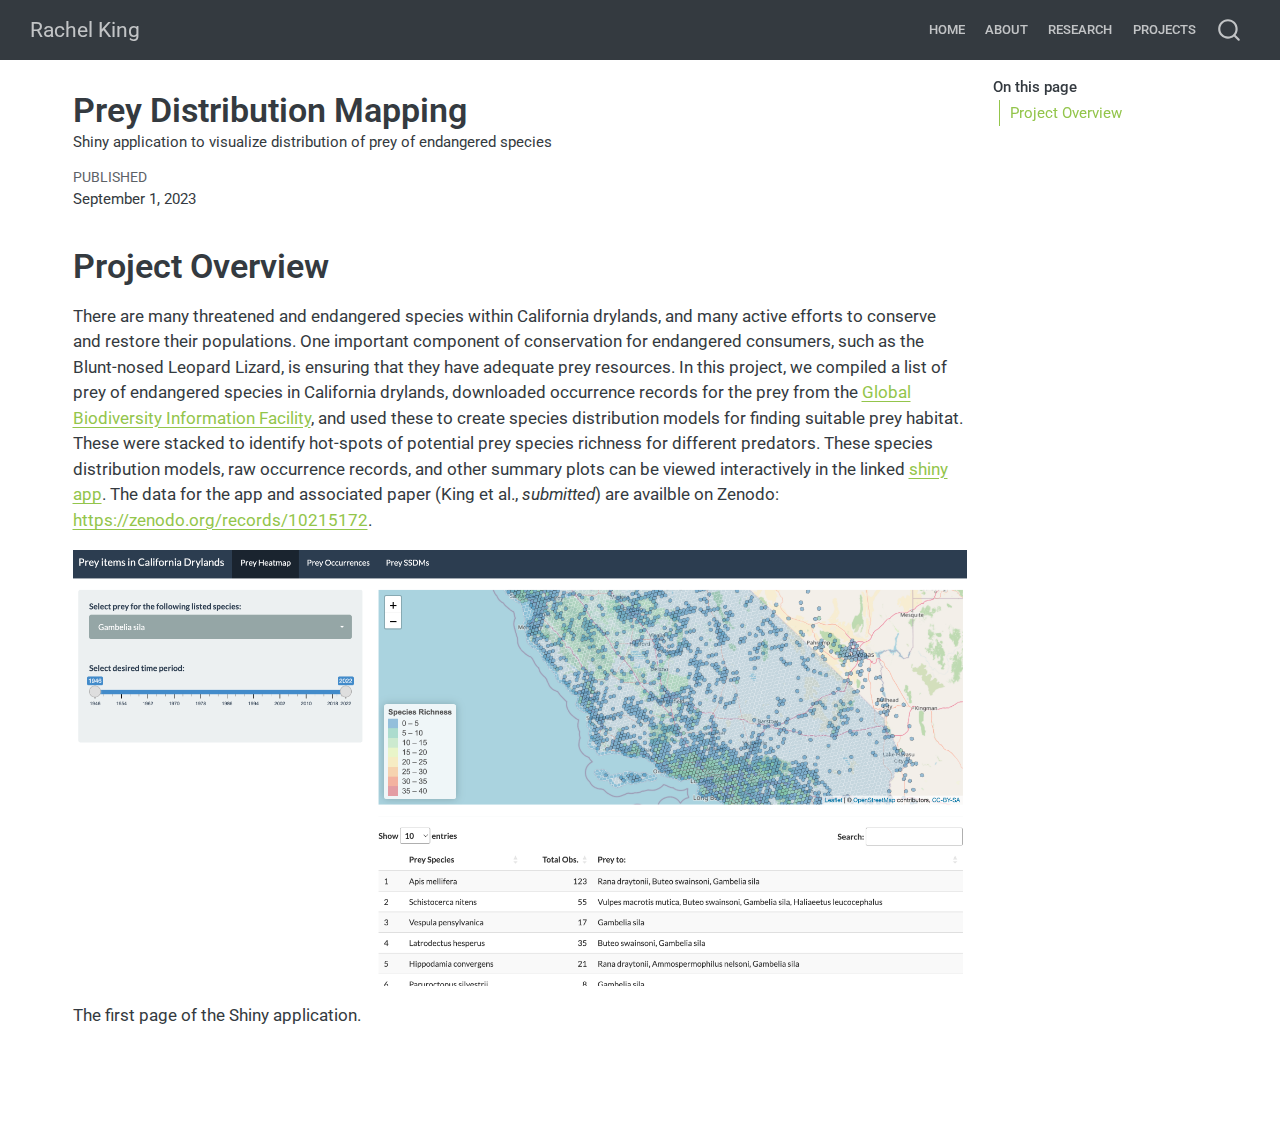
<file: docs/projects/prey_shiny_app/index.html>
<!DOCTYPE html>
<html xmlns="http://www.w3.org/1999/xhtml" lang="en" xml:lang="en"><head>

<meta charset="utf-8">
<meta name="generator" content="quarto-1.4.549">

<meta name="viewport" content="width=device-width, initial-scale=1.0, user-scalable=yes">

<meta name="dcterms.date" content="2023-09-01">
<meta name="description" content="Shiny application to visualize distribution of prey of endangered species">

<title>Rachel King - Prey Distribution Mapping</title>
<style>
code{white-space: pre-wrap;}
span.smallcaps{font-variant: small-caps;}
div.columns{display: flex; gap: min(4vw, 1.5em);}
div.column{flex: auto; overflow-x: auto;}
div.hanging-indent{margin-left: 1.5em; text-indent: -1.5em;}
ul.task-list{list-style: none;}
ul.task-list li input[type="checkbox"] {
  width: 0.8em;
  margin: 0 0.8em 0.2em -1em; /* quarto-specific, see https://github.com/quarto-dev/quarto-cli/issues/4556 */ 
  vertical-align: middle;
}
</style>


<script src="../../site_libs/quarto-nav/quarto-nav.js"></script>
<script src="../../site_libs/quarto-nav/headroom.min.js"></script>
<script src="../../site_libs/clipboard/clipboard.min.js"></script>
<script src="../../site_libs/quarto-search/autocomplete.umd.js"></script>
<script src="../../site_libs/quarto-search/fuse.min.js"></script>
<script src="../../site_libs/quarto-search/quarto-search.js"></script>
<meta name="quarto:offset" content="../../">
<script src="../../site_libs/quarto-html/quarto.js"></script>
<script src="../../site_libs/quarto-html/popper.min.js"></script>
<script src="../../site_libs/quarto-html/tippy.umd.min.js"></script>
<script src="../../site_libs/quarto-html/anchor.min.js"></script>
<link href="../../site_libs/quarto-html/tippy.css" rel="stylesheet">
<link href="../../site_libs/quarto-html/quarto-syntax-highlighting.css" rel="stylesheet" id="quarto-text-highlighting-styles">
<script src="../../site_libs/bootstrap/bootstrap.min.js"></script>
<link href="../../site_libs/bootstrap/bootstrap-icons.css" rel="stylesheet">
<link href="../../site_libs/bootstrap/bootstrap.min.css" rel="stylesheet" id="quarto-bootstrap" data-mode="light">
<script id="quarto-search-options" type="application/json">{
  "location": "navbar",
  "copy-button": false,
  "collapse-after": 3,
  "panel-placement": "end",
  "type": "overlay",
  "limit": 50,
  "keyboard-shortcut": [
    "f",
    "/",
    "s"
  ],
  "show-item-context": false,
  "language": {
    "search-no-results-text": "No results",
    "search-matching-documents-text": "matching documents",
    "search-copy-link-title": "Copy link to search",
    "search-hide-matches-text": "Hide additional matches",
    "search-more-match-text": "more match in this document",
    "search-more-matches-text": "more matches in this document",
    "search-clear-button-title": "Clear",
    "search-text-placeholder": "",
    "search-detached-cancel-button-title": "Cancel",
    "search-submit-button-title": "Submit",
    "search-label": "Search"
  }
}</script>


<link rel="stylesheet" href="../../styles.css">
</head>

<body class="nav-fixed">

<div id="quarto-search-results"></div>
  <header id="quarto-header" class="headroom fixed-top">
    <nav class="navbar navbar-expand-lg " data-bs-theme="dark">
      <div class="navbar-container container-fluid">
      <div class="navbar-brand-container mx-auto">
    <a class="navbar-brand" href="../../index.html">
    <span class="navbar-title">Rachel King</span>
    </a>
  </div>
            <div id="quarto-search" class="" title="Search"></div>
          <button class="navbar-toggler" type="button" data-bs-toggle="collapse" data-bs-target="#navbarCollapse" aria-controls="navbarCollapse" aria-expanded="false" aria-label="Toggle navigation" onclick="if (window.quartoToggleHeadroom) { window.quartoToggleHeadroom(); }">
  <span class="navbar-toggler-icon"></span>
</button>
          <div class="collapse navbar-collapse" id="navbarCollapse">
            <ul class="navbar-nav navbar-nav-scroll ms-auto">
  <li class="nav-item">
    <a class="nav-link" href="../../index.html"> 
<span class="menu-text">Home</span></a>
  </li>  
  <li class="nav-item">
    <a class="nav-link" href="../../about.html"> 
<span class="menu-text">About</span></a>
  </li>  
  <li class="nav-item">
    <a class="nav-link" href="../../research.html"> 
<span class="menu-text">Research</span></a>
  </li>  
  <li class="nav-item">
    <a class="nav-link" href="../../projects.html"> 
<span class="menu-text">Projects</span></a>
  </li>  
</ul>
          </div> <!-- /navcollapse -->
          <div class="quarto-navbar-tools">
</div>
      </div> <!-- /container-fluid -->
    </nav>
</header>
<!-- content -->
<div id="quarto-content" class="quarto-container page-columns page-rows-contents page-layout-full page-navbar">
<!-- sidebar -->
<!-- margin-sidebar -->
    <div id="quarto-margin-sidebar" class="sidebar margin-sidebar">
        <nav id="TOC" role="doc-toc" class="toc-active">
    <h2 id="toc-title">On this page</h2>
   
  <ul>
  <li><a href="#project-overview" id="toc-project-overview" class="nav-link active" data-scroll-target="#project-overview">Project Overview</a></li>
  </ul>
</nav>
    </div>
<!-- main -->
<main class="content column-page-left" id="quarto-document-content">

<header id="title-block-header" class="quarto-title-block default">
<div class="quarto-title">
<h1 class="title">Prey Distribution Mapping</h1>
</div>

<div>
  <div class="description">
    <p>Shiny application to visualize distribution of prey of endangered species</p>
  </div>
</div>


<div class="quarto-title-meta column-page-left">

    
    <div>
    <div class="quarto-title-meta-heading">Published</div>
    <div class="quarto-title-meta-contents">
      <p class="date">September 1, 2023</p>
    </div>
  </div>
  
    
  </div>
  


</header>


<section id="project-overview" class="level1">
<h1>Project Overview</h1>
<p>There are many threatened and endangered species within California drylands, and many active efforts to conserve and restore their populations. One important component of conservation for endangered consumers, such as the Blunt-nosed Leopard Lizard, is ensuring that they have adequate prey resources. In this project, we compiled a list of prey of endangered species in California drylands, downloaded occurrence records for the prey from the <a href="www.gbif.org">Global Biodiversity Information Facility</a>, and used these to create species distribution models for finding suitable prey habitat. These were stacked to identify hot-spots of potential prey species richness for different predators. These species distribution models, raw occurrence records, and other summary plots can be viewed interactively in the linked <a href="https://kingr.shinyapps.io/Prey_map_shiny/">shiny app</a>. The data for the app and associated paper (King et al., <em>submitted</em>) are availble on Zenodo: <a href="https://zenodo.org/records/10215172">https://zenodo.org/records/10215172</a>.</p>
<div class="{fig-app}">
<p><img src="prey_distribution_map.png" class="img-fluid"></p>
<p>The first page of the Shiny application.</p>
</div>


</section>

</main> <!-- /main -->
<script id="quarto-html-after-body" type="application/javascript">
window.document.addEventListener("DOMContentLoaded", function (event) {
  const toggleBodyColorMode = (bsSheetEl) => {
    const mode = bsSheetEl.getAttribute("data-mode");
    const bodyEl = window.document.querySelector("body");
    if (mode === "dark") {
      bodyEl.classList.add("quarto-dark");
      bodyEl.classList.remove("quarto-light");
    } else {
      bodyEl.classList.add("quarto-light");
      bodyEl.classList.remove("quarto-dark");
    }
  }
  const toggleBodyColorPrimary = () => {
    const bsSheetEl = window.document.querySelector("link#quarto-bootstrap");
    if (bsSheetEl) {
      toggleBodyColorMode(bsSheetEl);
    }
  }
  toggleBodyColorPrimary();  
  const icon = "";
  const anchorJS = new window.AnchorJS();
  anchorJS.options = {
    placement: 'right',
    icon: icon
  };
  anchorJS.add('.anchored');
  const isCodeAnnotation = (el) => {
    for (const clz of el.classList) {
      if (clz.startsWith('code-annotation-')) {                     
        return true;
      }
    }
    return false;
  }
  const clipboard = new window.ClipboardJS('.code-copy-button', {
    text: function(trigger) {
      const codeEl = trigger.previousElementSibling.cloneNode(true);
      for (const childEl of codeEl.children) {
        if (isCodeAnnotation(childEl)) {
          childEl.remove();
        }
      }
      return codeEl.innerText;
    }
  });
  clipboard.on('success', function(e) {
    // button target
    const button = e.trigger;
    // don't keep focus
    button.blur();
    // flash "checked"
    button.classList.add('code-copy-button-checked');
    var currentTitle = button.getAttribute("title");
    button.setAttribute("title", "Copied!");
    let tooltip;
    if (window.bootstrap) {
      button.setAttribute("data-bs-toggle", "tooltip");
      button.setAttribute("data-bs-placement", "left");
      button.setAttribute("data-bs-title", "Copied!");
      tooltip = new bootstrap.Tooltip(button, 
        { trigger: "manual", 
          customClass: "code-copy-button-tooltip",
          offset: [0, -8]});
      tooltip.show();    
    }
    setTimeout(function() {
      if (tooltip) {
        tooltip.hide();
        button.removeAttribute("data-bs-title");
        button.removeAttribute("data-bs-toggle");
        button.removeAttribute("data-bs-placement");
      }
      button.setAttribute("title", currentTitle);
      button.classList.remove('code-copy-button-checked');
    }, 1000);
    // clear code selection
    e.clearSelection();
  });
  function tippyHover(el, contentFn, onTriggerFn, onUntriggerFn) {
    const config = {
      allowHTML: true,
      maxWidth: 500,
      delay: 100,
      arrow: false,
      appendTo: function(el) {
          return el.parentElement;
      },
      interactive: true,
      interactiveBorder: 10,
      theme: 'quarto',
      placement: 'bottom-start',
    };
    if (contentFn) {
      config.content = contentFn;
    }
    if (onTriggerFn) {
      config.onTrigger = onTriggerFn;
    }
    if (onUntriggerFn) {
      config.onUntrigger = onUntriggerFn;
    }
    window.tippy(el, config); 
  }
  const noterefs = window.document.querySelectorAll('a[role="doc-noteref"]');
  for (var i=0; i<noterefs.length; i++) {
    const ref = noterefs[i];
    tippyHover(ref, function() {
      // use id or data attribute instead here
      let href = ref.getAttribute('data-footnote-href') || ref.getAttribute('href');
      try { href = new URL(href).hash; } catch {}
      const id = href.replace(/^#\/?/, "");
      const note = window.document.getElementById(id);
      return note.innerHTML;
    });
  }
  const xrefs = window.document.querySelectorAll('a.quarto-xref');
  const processXRef = (id, note) => {
    // Strip column container classes
    const stripColumnClz = (el) => {
      el.classList.remove("page-full", "page-columns");
      if (el.children) {
        for (const child of el.children) {
          stripColumnClz(child);
        }
      }
    }
    stripColumnClz(note)
    if (id === null || id.startsWith('sec-')) {
      // Special case sections, only their first couple elements
      const container = document.createElement("div");
      if (note.children && note.children.length > 2) {
        container.appendChild(note.children[0].cloneNode(true));
        for (let i = 1; i < note.children.length; i++) {
          const child = note.children[i];
          if (child.tagName === "P" && child.innerText === "") {
            continue;
          } else {
            container.appendChild(child.cloneNode(true));
            break;
          }
        }
        if (window.Quarto?.typesetMath) {
          window.Quarto.typesetMath(container);
        }
        return container.innerHTML
      } else {
        if (window.Quarto?.typesetMath) {
          window.Quarto.typesetMath(note);
        }
        return note.innerHTML;
      }
    } else {
      // Remove any anchor links if they are present
      const anchorLink = note.querySelector('a.anchorjs-link');
      if (anchorLink) {
        anchorLink.remove();
      }
      if (window.Quarto?.typesetMath) {
        window.Quarto.typesetMath(note);
      }
      // TODO in 1.5, we should make sure this works without a callout special case
      if (note.classList.contains("callout")) {
        return note.outerHTML;
      } else {
        return note.innerHTML;
      }
    }
  }
  for (var i=0; i<xrefs.length; i++) {
    const xref = xrefs[i];
    tippyHover(xref, undefined, function(instance) {
      instance.disable();
      let url = xref.getAttribute('href');
      let hash = undefined; 
      if (url.startsWith('#')) {
        hash = url;
      } else {
        try { hash = new URL(url).hash; } catch {}
      }
      if (hash) {
        const id = hash.replace(/^#\/?/, "");
        const note = window.document.getElementById(id);
        if (note !== null) {
          try {
            const html = processXRef(id, note.cloneNode(true));
            instance.setContent(html);
          } finally {
            instance.enable();
            instance.show();
          }
        } else {
          // See if we can fetch this
          fetch(url.split('#')[0])
          .then(res => res.text())
          .then(html => {
            const parser = new DOMParser();
            const htmlDoc = parser.parseFromString(html, "text/html");
            const note = htmlDoc.getElementById(id);
            if (note !== null) {
              const html = processXRef(id, note);
              instance.setContent(html);
            } 
          }).finally(() => {
            instance.enable();
            instance.show();
          });
        }
      } else {
        // See if we can fetch a full url (with no hash to target)
        // This is a special case and we should probably do some content thinning / targeting
        fetch(url)
        .then(res => res.text())
        .then(html => {
          const parser = new DOMParser();
          const htmlDoc = parser.parseFromString(html, "text/html");
          const note = htmlDoc.querySelector('main.content');
          if (note !== null) {
            // This should only happen for chapter cross references
            // (since there is no id in the URL)
            // remove the first header
            if (note.children.length > 0 && note.children[0].tagName === "HEADER") {
              note.children[0].remove();
            }
            const html = processXRef(null, note);
            instance.setContent(html);
          } 
        }).finally(() => {
          instance.enable();
          instance.show();
        });
      }
    }, function(instance) {
    });
  }
      let selectedAnnoteEl;
      const selectorForAnnotation = ( cell, annotation) => {
        let cellAttr = 'data-code-cell="' + cell + '"';
        let lineAttr = 'data-code-annotation="' +  annotation + '"';
        const selector = 'span[' + cellAttr + '][' + lineAttr + ']';
        return selector;
      }
      const selectCodeLines = (annoteEl) => {
        const doc = window.document;
        const targetCell = annoteEl.getAttribute("data-target-cell");
        const targetAnnotation = annoteEl.getAttribute("data-target-annotation");
        const annoteSpan = window.document.querySelector(selectorForAnnotation(targetCell, targetAnnotation));
        const lines = annoteSpan.getAttribute("data-code-lines").split(",");
        const lineIds = lines.map((line) => {
          return targetCell + "-" + line;
        })
        let top = null;
        let height = null;
        let parent = null;
        if (lineIds.length > 0) {
            //compute the position of the single el (top and bottom and make a div)
            const el = window.document.getElementById(lineIds[0]);
            top = el.offsetTop;
            height = el.offsetHeight;
            parent = el.parentElement.parentElement;
          if (lineIds.length > 1) {
            const lastEl = window.document.getElementById(lineIds[lineIds.length - 1]);
            const bottom = lastEl.offsetTop + lastEl.offsetHeight;
            height = bottom - top;
          }
          if (top !== null && height !== null && parent !== null) {
            // cook up a div (if necessary) and position it 
            let div = window.document.getElementById("code-annotation-line-highlight");
            if (div === null) {
              div = window.document.createElement("div");
              div.setAttribute("id", "code-annotation-line-highlight");
              div.style.position = 'absolute';
              parent.appendChild(div);
            }
            div.style.top = top - 2 + "px";
            div.style.height = height + 4 + "px";
            div.style.left = 0;
            let gutterDiv = window.document.getElementById("code-annotation-line-highlight-gutter");
            if (gutterDiv === null) {
              gutterDiv = window.document.createElement("div");
              gutterDiv.setAttribute("id", "code-annotation-line-highlight-gutter");
              gutterDiv.style.position = 'absolute';
              const codeCell = window.document.getElementById(targetCell);
              const gutter = codeCell.querySelector('.code-annotation-gutter');
              gutter.appendChild(gutterDiv);
            }
            gutterDiv.style.top = top - 2 + "px";
            gutterDiv.style.height = height + 4 + "px";
          }
          selectedAnnoteEl = annoteEl;
        }
      };
      const unselectCodeLines = () => {
        const elementsIds = ["code-annotation-line-highlight", "code-annotation-line-highlight-gutter"];
        elementsIds.forEach((elId) => {
          const div = window.document.getElementById(elId);
          if (div) {
            div.remove();
          }
        });
        selectedAnnoteEl = undefined;
      };
        // Handle positioning of the toggle
    window.addEventListener(
      "resize",
      throttle(() => {
        elRect = undefined;
        if (selectedAnnoteEl) {
          selectCodeLines(selectedAnnoteEl);
        }
      }, 10)
    );
    function throttle(fn, ms) {
    let throttle = false;
    let timer;
      return (...args) => {
        if(!throttle) { // first call gets through
            fn.apply(this, args);
            throttle = true;
        } else { // all the others get throttled
            if(timer) clearTimeout(timer); // cancel #2
            timer = setTimeout(() => {
              fn.apply(this, args);
              timer = throttle = false;
            }, ms);
        }
      };
    }
      // Attach click handler to the DT
      const annoteDls = window.document.querySelectorAll('dt[data-target-cell]');
      for (const annoteDlNode of annoteDls) {
        annoteDlNode.addEventListener('click', (event) => {
          const clickedEl = event.target;
          if (clickedEl !== selectedAnnoteEl) {
            unselectCodeLines();
            const activeEl = window.document.querySelector('dt[data-target-cell].code-annotation-active');
            if (activeEl) {
              activeEl.classList.remove('code-annotation-active');
            }
            selectCodeLines(clickedEl);
            clickedEl.classList.add('code-annotation-active');
          } else {
            // Unselect the line
            unselectCodeLines();
            clickedEl.classList.remove('code-annotation-active');
          }
        });
      }
  const findCites = (el) => {
    const parentEl = el.parentElement;
    if (parentEl) {
      const cites = parentEl.dataset.cites;
      if (cites) {
        return {
          el,
          cites: cites.split(' ')
        };
      } else {
        return findCites(el.parentElement)
      }
    } else {
      return undefined;
    }
  };
  var bibliorefs = window.document.querySelectorAll('a[role="doc-biblioref"]');
  for (var i=0; i<bibliorefs.length; i++) {
    const ref = bibliorefs[i];
    const citeInfo = findCites(ref);
    if (citeInfo) {
      tippyHover(citeInfo.el, function() {
        var popup = window.document.createElement('div');
        citeInfo.cites.forEach(function(cite) {
          var citeDiv = window.document.createElement('div');
          citeDiv.classList.add('hanging-indent');
          citeDiv.classList.add('csl-entry');
          var biblioDiv = window.document.getElementById('ref-' + cite);
          if (biblioDiv) {
            citeDiv.innerHTML = biblioDiv.innerHTML;
          }
          popup.appendChild(citeDiv);
        });
        return popup.innerHTML;
      });
    }
  }
});
</script>
</div> <!-- /content -->




</body></html>
</file>
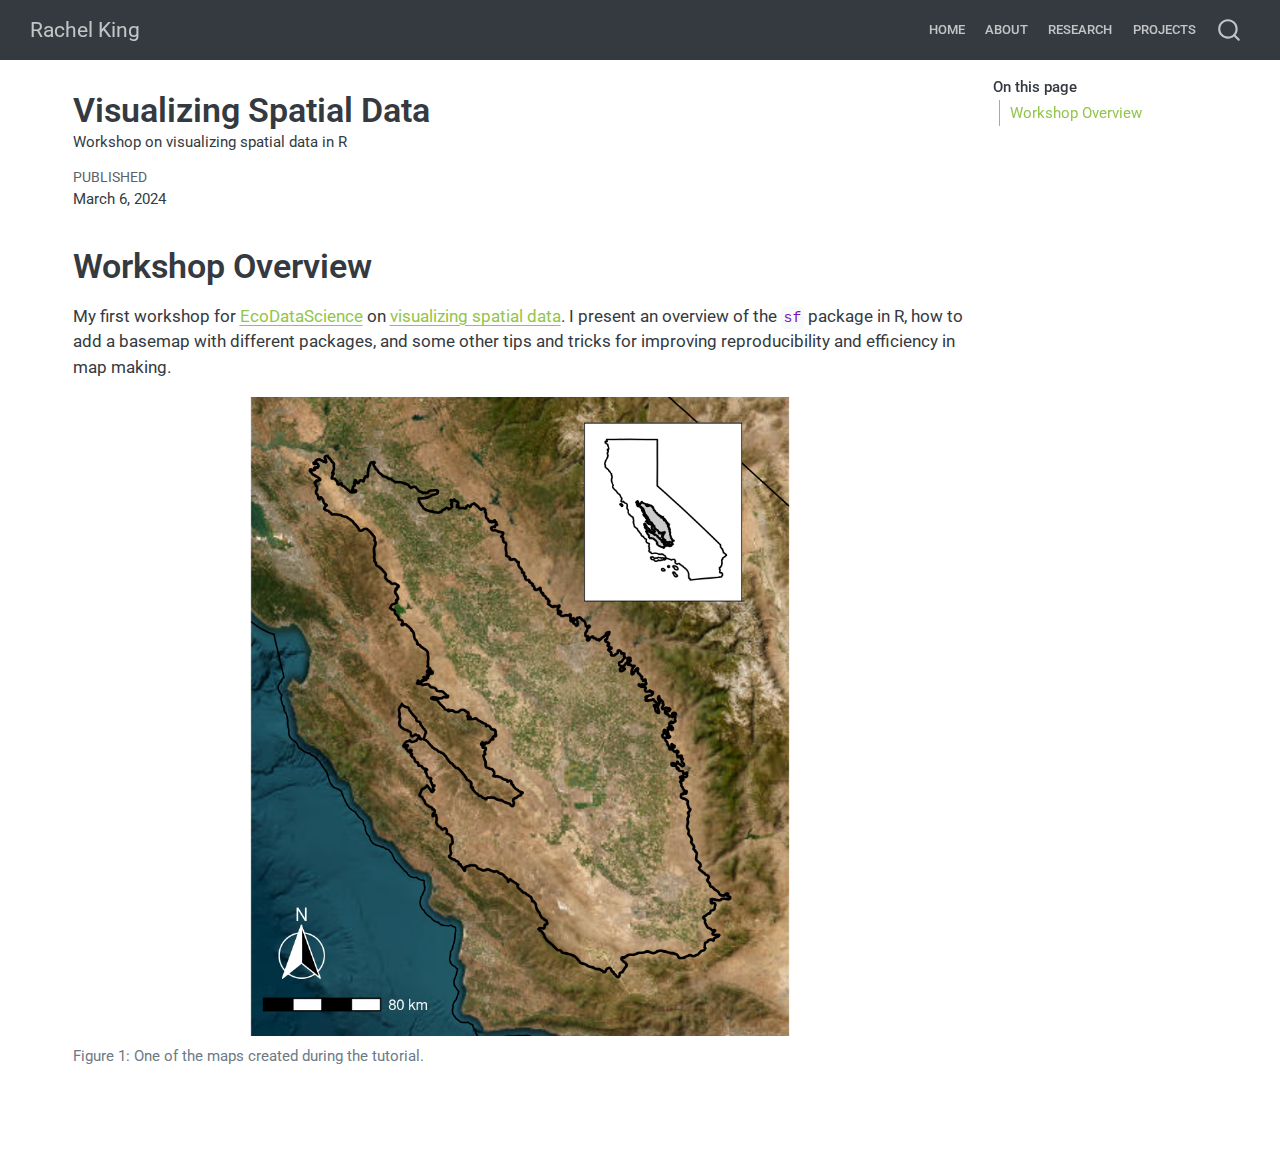
<file: docs/projects/spatial_data_viz/index.html>
<!DOCTYPE html>
<html xmlns="http://www.w3.org/1999/xhtml" lang="en" xml:lang="en"><head>

<meta charset="utf-8">
<meta name="generator" content="quarto-1.4.549">

<meta name="viewport" content="width=device-width, initial-scale=1.0, user-scalable=yes">

<meta name="dcterms.date" content="2024-03-06">
<meta name="description" content="Workshop on visualizing spatial data in R">

<title>Rachel King - Visualizing Spatial Data</title>
<style>
code{white-space: pre-wrap;}
span.smallcaps{font-variant: small-caps;}
div.columns{display: flex; gap: min(4vw, 1.5em);}
div.column{flex: auto; overflow-x: auto;}
div.hanging-indent{margin-left: 1.5em; text-indent: -1.5em;}
ul.task-list{list-style: none;}
ul.task-list li input[type="checkbox"] {
  width: 0.8em;
  margin: 0 0.8em 0.2em -1em; /* quarto-specific, see https://github.com/quarto-dev/quarto-cli/issues/4556 */ 
  vertical-align: middle;
}
</style>


<script src="../../site_libs/quarto-nav/quarto-nav.js"></script>
<script src="../../site_libs/quarto-nav/headroom.min.js"></script>
<script src="../../site_libs/clipboard/clipboard.min.js"></script>
<script src="../../site_libs/quarto-search/autocomplete.umd.js"></script>
<script src="../../site_libs/quarto-search/fuse.min.js"></script>
<script src="../../site_libs/quarto-search/quarto-search.js"></script>
<meta name="quarto:offset" content="../../">
<script src="../../site_libs/quarto-html/quarto.js"></script>
<script src="../../site_libs/quarto-html/popper.min.js"></script>
<script src="../../site_libs/quarto-html/tippy.umd.min.js"></script>
<script src="../../site_libs/quarto-html/anchor.min.js"></script>
<link href="../../site_libs/quarto-html/tippy.css" rel="stylesheet">
<link href="../../site_libs/quarto-html/quarto-syntax-highlighting.css" rel="stylesheet" id="quarto-text-highlighting-styles">
<script src="../../site_libs/bootstrap/bootstrap.min.js"></script>
<link href="../../site_libs/bootstrap/bootstrap-icons.css" rel="stylesheet">
<link href="../../site_libs/bootstrap/bootstrap.min.css" rel="stylesheet" id="quarto-bootstrap" data-mode="light">
<script id="quarto-search-options" type="application/json">{
  "location": "navbar",
  "copy-button": false,
  "collapse-after": 3,
  "panel-placement": "end",
  "type": "overlay",
  "limit": 50,
  "keyboard-shortcut": [
    "f",
    "/",
    "s"
  ],
  "show-item-context": false,
  "language": {
    "search-no-results-text": "No results",
    "search-matching-documents-text": "matching documents",
    "search-copy-link-title": "Copy link to search",
    "search-hide-matches-text": "Hide additional matches",
    "search-more-match-text": "more match in this document",
    "search-more-matches-text": "more matches in this document",
    "search-clear-button-title": "Clear",
    "search-text-placeholder": "",
    "search-detached-cancel-button-title": "Cancel",
    "search-submit-button-title": "Submit",
    "search-label": "Search"
  }
}</script>


<link rel="stylesheet" href="../../styles.css">
</head>

<body class="nav-fixed">

<div id="quarto-search-results"></div>
  <header id="quarto-header" class="headroom fixed-top">
    <nav class="navbar navbar-expand-lg " data-bs-theme="dark">
      <div class="navbar-container container-fluid">
      <div class="navbar-brand-container mx-auto">
    <a class="navbar-brand" href="../../index.html">
    <span class="navbar-title">Rachel King</span>
    </a>
  </div>
            <div id="quarto-search" class="" title="Search"></div>
          <button class="navbar-toggler" type="button" data-bs-toggle="collapse" data-bs-target="#navbarCollapse" aria-controls="navbarCollapse" aria-expanded="false" aria-label="Toggle navigation" onclick="if (window.quartoToggleHeadroom) { window.quartoToggleHeadroom(); }">
  <span class="navbar-toggler-icon"></span>
</button>
          <div class="collapse navbar-collapse" id="navbarCollapse">
            <ul class="navbar-nav navbar-nav-scroll ms-auto">
  <li class="nav-item">
    <a class="nav-link" href="../../index.html"> 
<span class="menu-text">Home</span></a>
  </li>  
  <li class="nav-item">
    <a class="nav-link" href="../../about.html"> 
<span class="menu-text">About</span></a>
  </li>  
  <li class="nav-item">
    <a class="nav-link" href="../../research.html"> 
<span class="menu-text">Research</span></a>
  </li>  
  <li class="nav-item">
    <a class="nav-link" href="../../projects.html"> 
<span class="menu-text">Projects</span></a>
  </li>  
</ul>
          </div> <!-- /navcollapse -->
          <div class="quarto-navbar-tools">
</div>
      </div> <!-- /container-fluid -->
    </nav>
</header>
<!-- content -->
<div id="quarto-content" class="quarto-container page-columns page-rows-contents page-layout-full page-navbar">
<!-- sidebar -->
<!-- margin-sidebar -->
    <div id="quarto-margin-sidebar" class="sidebar margin-sidebar">
        <nav id="TOC" role="doc-toc" class="toc-active">
    <h2 id="toc-title">On this page</h2>
   
  <ul>
  <li><a href="#workshop-overview" id="toc-workshop-overview" class="nav-link active" data-scroll-target="#workshop-overview">Workshop Overview</a></li>
  </ul>
</nav>
    </div>
<!-- main -->
<main class="content column-page-left" id="quarto-document-content">

<header id="title-block-header" class="quarto-title-block default">
<div class="quarto-title">
<h1 class="title">Visualizing Spatial Data</h1>
</div>

<div>
  <div class="description">
    <p>Workshop on visualizing spatial data in R</p>
  </div>
</div>


<div class="quarto-title-meta column-page-left">

    
    <div>
    <div class="quarto-title-meta-heading">Published</div>
    <div class="quarto-title-meta-contents">
      <p class="date">March 6, 2024</p>
    </div>
  </div>
  
    
  </div>
  


</header>


<section id="workshop-overview" class="level1">
<h1>Workshop Overview</h1>
<p>My first workshop for <a href="https://ecodatascience.github.io/">EcoDataScience</a> on <a href="https://king0708.github.io/spatial-data-viz/">visualizing spatial data</a>. I present an overview of the <code>sf</code> package in R, how to add a basemap with different packages, and some other tips and tricks for improving reproducibility and efficiency in map making.</p>
<div id="fig-map" class="quarto-figure quarto-figure-center quarto-float anchored">
<figure class="quarto-float quarto-float-fig figure">
<div aria-describedby="fig-map-caption-0ceaefa1-69ba-4598-a22c-09a6ac19f8ca">
<img src="example_map.png" class="img-fluid figure-img">
</div>
<figcaption class="quarto-float-caption-bottom quarto-float-caption quarto-float-fig" id="fig-map-caption-0ceaefa1-69ba-4598-a22c-09a6ac19f8ca">
Figure&nbsp;1: One of the maps created during the tutorial.
</figcaption>
</figure>
</div>


</section>

</main> <!-- /main -->
<script id="quarto-html-after-body" type="application/javascript">
window.document.addEventListener("DOMContentLoaded", function (event) {
  const toggleBodyColorMode = (bsSheetEl) => {
    const mode = bsSheetEl.getAttribute("data-mode");
    const bodyEl = window.document.querySelector("body");
    if (mode === "dark") {
      bodyEl.classList.add("quarto-dark");
      bodyEl.classList.remove("quarto-light");
    } else {
      bodyEl.classList.add("quarto-light");
      bodyEl.classList.remove("quarto-dark");
    }
  }
  const toggleBodyColorPrimary = () => {
    const bsSheetEl = window.document.querySelector("link#quarto-bootstrap");
    if (bsSheetEl) {
      toggleBodyColorMode(bsSheetEl);
    }
  }
  toggleBodyColorPrimary();  
  const icon = "";
  const anchorJS = new window.AnchorJS();
  anchorJS.options = {
    placement: 'right',
    icon: icon
  };
  anchorJS.add('.anchored');
  const isCodeAnnotation = (el) => {
    for (const clz of el.classList) {
      if (clz.startsWith('code-annotation-')) {                     
        return true;
      }
    }
    return false;
  }
  const clipboard = new window.ClipboardJS('.code-copy-button', {
    text: function(trigger) {
      const codeEl = trigger.previousElementSibling.cloneNode(true);
      for (const childEl of codeEl.children) {
        if (isCodeAnnotation(childEl)) {
          childEl.remove();
        }
      }
      return codeEl.innerText;
    }
  });
  clipboard.on('success', function(e) {
    // button target
    const button = e.trigger;
    // don't keep focus
    button.blur();
    // flash "checked"
    button.classList.add('code-copy-button-checked');
    var currentTitle = button.getAttribute("title");
    button.setAttribute("title", "Copied!");
    let tooltip;
    if (window.bootstrap) {
      button.setAttribute("data-bs-toggle", "tooltip");
      button.setAttribute("data-bs-placement", "left");
      button.setAttribute("data-bs-title", "Copied!");
      tooltip = new bootstrap.Tooltip(button, 
        { trigger: "manual", 
          customClass: "code-copy-button-tooltip",
          offset: [0, -8]});
      tooltip.show();    
    }
    setTimeout(function() {
      if (tooltip) {
        tooltip.hide();
        button.removeAttribute("data-bs-title");
        button.removeAttribute("data-bs-toggle");
        button.removeAttribute("data-bs-placement");
      }
      button.setAttribute("title", currentTitle);
      button.classList.remove('code-copy-button-checked');
    }, 1000);
    // clear code selection
    e.clearSelection();
  });
  function tippyHover(el, contentFn, onTriggerFn, onUntriggerFn) {
    const config = {
      allowHTML: true,
      maxWidth: 500,
      delay: 100,
      arrow: false,
      appendTo: function(el) {
          return el.parentElement;
      },
      interactive: true,
      interactiveBorder: 10,
      theme: 'quarto',
      placement: 'bottom-start',
    };
    if (contentFn) {
      config.content = contentFn;
    }
    if (onTriggerFn) {
      config.onTrigger = onTriggerFn;
    }
    if (onUntriggerFn) {
      config.onUntrigger = onUntriggerFn;
    }
    window.tippy(el, config); 
  }
  const noterefs = window.document.querySelectorAll('a[role="doc-noteref"]');
  for (var i=0; i<noterefs.length; i++) {
    const ref = noterefs[i];
    tippyHover(ref, function() {
      // use id or data attribute instead here
      let href = ref.getAttribute('data-footnote-href') || ref.getAttribute('href');
      try { href = new URL(href).hash; } catch {}
      const id = href.replace(/^#\/?/, "");
      const note = window.document.getElementById(id);
      return note.innerHTML;
    });
  }
  const xrefs = window.document.querySelectorAll('a.quarto-xref');
  const processXRef = (id, note) => {
    // Strip column container classes
    const stripColumnClz = (el) => {
      el.classList.remove("page-full", "page-columns");
      if (el.children) {
        for (const child of el.children) {
          stripColumnClz(child);
        }
      }
    }
    stripColumnClz(note)
    if (id === null || id.startsWith('sec-')) {
      // Special case sections, only their first couple elements
      const container = document.createElement("div");
      if (note.children && note.children.length > 2) {
        container.appendChild(note.children[0].cloneNode(true));
        for (let i = 1; i < note.children.length; i++) {
          const child = note.children[i];
          if (child.tagName === "P" && child.innerText === "") {
            continue;
          } else {
            container.appendChild(child.cloneNode(true));
            break;
          }
        }
        if (window.Quarto?.typesetMath) {
          window.Quarto.typesetMath(container);
        }
        return container.innerHTML
      } else {
        if (window.Quarto?.typesetMath) {
          window.Quarto.typesetMath(note);
        }
        return note.innerHTML;
      }
    } else {
      // Remove any anchor links if they are present
      const anchorLink = note.querySelector('a.anchorjs-link');
      if (anchorLink) {
        anchorLink.remove();
      }
      if (window.Quarto?.typesetMath) {
        window.Quarto.typesetMath(note);
      }
      // TODO in 1.5, we should make sure this works without a callout special case
      if (note.classList.contains("callout")) {
        return note.outerHTML;
      } else {
        return note.innerHTML;
      }
    }
  }
  for (var i=0; i<xrefs.length; i++) {
    const xref = xrefs[i];
    tippyHover(xref, undefined, function(instance) {
      instance.disable();
      let url = xref.getAttribute('href');
      let hash = undefined; 
      if (url.startsWith('#')) {
        hash = url;
      } else {
        try { hash = new URL(url).hash; } catch {}
      }
      if (hash) {
        const id = hash.replace(/^#\/?/, "");
        const note = window.document.getElementById(id);
        if (note !== null) {
          try {
            const html = processXRef(id, note.cloneNode(true));
            instance.setContent(html);
          } finally {
            instance.enable();
            instance.show();
          }
        } else {
          // See if we can fetch this
          fetch(url.split('#')[0])
          .then(res => res.text())
          .then(html => {
            const parser = new DOMParser();
            const htmlDoc = parser.parseFromString(html, "text/html");
            const note = htmlDoc.getElementById(id);
            if (note !== null) {
              const html = processXRef(id, note);
              instance.setContent(html);
            } 
          }).finally(() => {
            instance.enable();
            instance.show();
          });
        }
      } else {
        // See if we can fetch a full url (with no hash to target)
        // This is a special case and we should probably do some content thinning / targeting
        fetch(url)
        .then(res => res.text())
        .then(html => {
          const parser = new DOMParser();
          const htmlDoc = parser.parseFromString(html, "text/html");
          const note = htmlDoc.querySelector('main.content');
          if (note !== null) {
            // This should only happen for chapter cross references
            // (since there is no id in the URL)
            // remove the first header
            if (note.children.length > 0 && note.children[0].tagName === "HEADER") {
              note.children[0].remove();
            }
            const html = processXRef(null, note);
            instance.setContent(html);
          } 
        }).finally(() => {
          instance.enable();
          instance.show();
        });
      }
    }, function(instance) {
    });
  }
      let selectedAnnoteEl;
      const selectorForAnnotation = ( cell, annotation) => {
        let cellAttr = 'data-code-cell="' + cell + '"';
        let lineAttr = 'data-code-annotation="' +  annotation + '"';
        const selector = 'span[' + cellAttr + '][' + lineAttr + ']';
        return selector;
      }
      const selectCodeLines = (annoteEl) => {
        const doc = window.document;
        const targetCell = annoteEl.getAttribute("data-target-cell");
        const targetAnnotation = annoteEl.getAttribute("data-target-annotation");
        const annoteSpan = window.document.querySelector(selectorForAnnotation(targetCell, targetAnnotation));
        const lines = annoteSpan.getAttribute("data-code-lines").split(",");
        const lineIds = lines.map((line) => {
          return targetCell + "-" + line;
        })
        let top = null;
        let height = null;
        let parent = null;
        if (lineIds.length > 0) {
            //compute the position of the single el (top and bottom and make a div)
            const el = window.document.getElementById(lineIds[0]);
            top = el.offsetTop;
            height = el.offsetHeight;
            parent = el.parentElement.parentElement;
          if (lineIds.length > 1) {
            const lastEl = window.document.getElementById(lineIds[lineIds.length - 1]);
            const bottom = lastEl.offsetTop + lastEl.offsetHeight;
            height = bottom - top;
          }
          if (top !== null && height !== null && parent !== null) {
            // cook up a div (if necessary) and position it 
            let div = window.document.getElementById("code-annotation-line-highlight");
            if (div === null) {
              div = window.document.createElement("div");
              div.setAttribute("id", "code-annotation-line-highlight");
              div.style.position = 'absolute';
              parent.appendChild(div);
            }
            div.style.top = top - 2 + "px";
            div.style.height = height + 4 + "px";
            div.style.left = 0;
            let gutterDiv = window.document.getElementById("code-annotation-line-highlight-gutter");
            if (gutterDiv === null) {
              gutterDiv = window.document.createElement("div");
              gutterDiv.setAttribute("id", "code-annotation-line-highlight-gutter");
              gutterDiv.style.position = 'absolute';
              const codeCell = window.document.getElementById(targetCell);
              const gutter = codeCell.querySelector('.code-annotation-gutter');
              gutter.appendChild(gutterDiv);
            }
            gutterDiv.style.top = top - 2 + "px";
            gutterDiv.style.height = height + 4 + "px";
          }
          selectedAnnoteEl = annoteEl;
        }
      };
      const unselectCodeLines = () => {
        const elementsIds = ["code-annotation-line-highlight", "code-annotation-line-highlight-gutter"];
        elementsIds.forEach((elId) => {
          const div = window.document.getElementById(elId);
          if (div) {
            div.remove();
          }
        });
        selectedAnnoteEl = undefined;
      };
        // Handle positioning of the toggle
    window.addEventListener(
      "resize",
      throttle(() => {
        elRect = undefined;
        if (selectedAnnoteEl) {
          selectCodeLines(selectedAnnoteEl);
        }
      }, 10)
    );
    function throttle(fn, ms) {
    let throttle = false;
    let timer;
      return (...args) => {
        if(!throttle) { // first call gets through
            fn.apply(this, args);
            throttle = true;
        } else { // all the others get throttled
            if(timer) clearTimeout(timer); // cancel #2
            timer = setTimeout(() => {
              fn.apply(this, args);
              timer = throttle = false;
            }, ms);
        }
      };
    }
      // Attach click handler to the DT
      const annoteDls = window.document.querySelectorAll('dt[data-target-cell]');
      for (const annoteDlNode of annoteDls) {
        annoteDlNode.addEventListener('click', (event) => {
          const clickedEl = event.target;
          if (clickedEl !== selectedAnnoteEl) {
            unselectCodeLines();
            const activeEl = window.document.querySelector('dt[data-target-cell].code-annotation-active');
            if (activeEl) {
              activeEl.classList.remove('code-annotation-active');
            }
            selectCodeLines(clickedEl);
            clickedEl.classList.add('code-annotation-active');
          } else {
            // Unselect the line
            unselectCodeLines();
            clickedEl.classList.remove('code-annotation-active');
          }
        });
      }
  const findCites = (el) => {
    const parentEl = el.parentElement;
    if (parentEl) {
      const cites = parentEl.dataset.cites;
      if (cites) {
        return {
          el,
          cites: cites.split(' ')
        };
      } else {
        return findCites(el.parentElement)
      }
    } else {
      return undefined;
    }
  };
  var bibliorefs = window.document.querySelectorAll('a[role="doc-biblioref"]');
  for (var i=0; i<bibliorefs.length; i++) {
    const ref = bibliorefs[i];
    const citeInfo = findCites(ref);
    if (citeInfo) {
      tippyHover(citeInfo.el, function() {
        var popup = window.document.createElement('div');
        citeInfo.cites.forEach(function(cite) {
          var citeDiv = window.document.createElement('div');
          citeDiv.classList.add('hanging-indent');
          citeDiv.classList.add('csl-entry');
          var biblioDiv = window.document.getElementById('ref-' + cite);
          if (biblioDiv) {
            citeDiv.innerHTML = biblioDiv.innerHTML;
          }
          popup.appendChild(citeDiv);
        });
        return popup.innerHTML;
      });
    }
  }
});
</script>
</div> <!-- /content -->




</body></html>
</file>
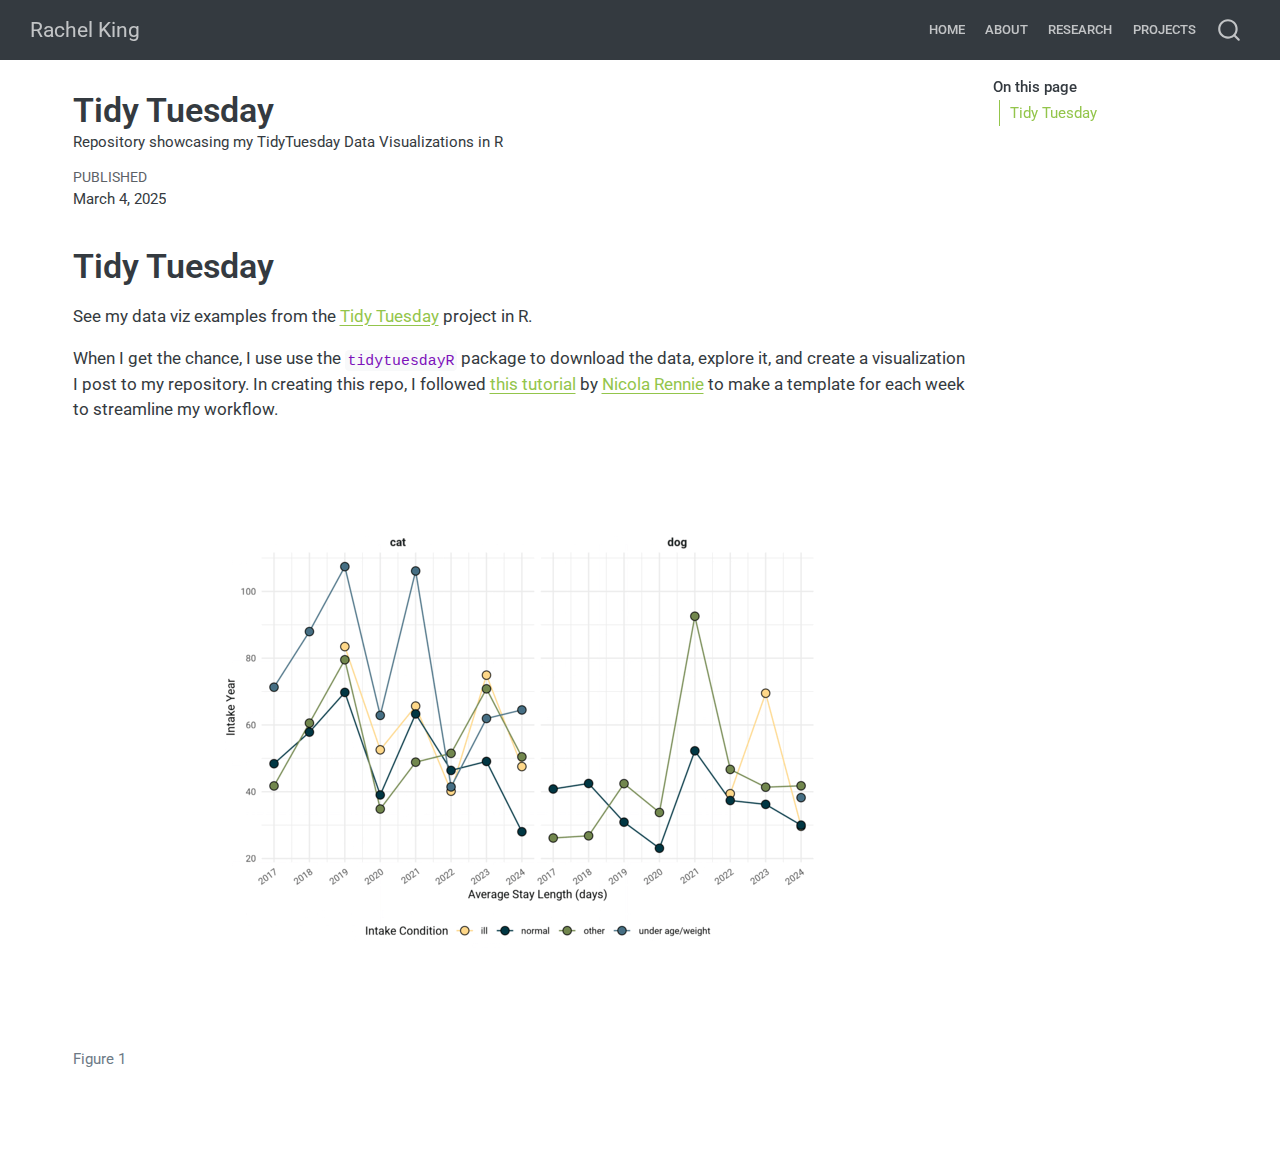
<file: docs/projects/tidy_tuesday/index.html>
<!DOCTYPE html>
<html xmlns="http://www.w3.org/1999/xhtml" lang="en" xml:lang="en"><head>

<meta charset="utf-8">
<meta name="generator" content="quarto-1.4.549">

<meta name="viewport" content="width=device-width, initial-scale=1.0, user-scalable=yes">

<meta name="dcterms.date" content="2025-03-04">
<meta name="description" content="Repository showcasing my TidyTuesday Data Visualizations in R">

<title>Rachel King - Tidy Tuesday</title>
<style>
code{white-space: pre-wrap;}
span.smallcaps{font-variant: small-caps;}
div.columns{display: flex; gap: min(4vw, 1.5em);}
div.column{flex: auto; overflow-x: auto;}
div.hanging-indent{margin-left: 1.5em; text-indent: -1.5em;}
ul.task-list{list-style: none;}
ul.task-list li input[type="checkbox"] {
  width: 0.8em;
  margin: 0 0.8em 0.2em -1em; /* quarto-specific, see https://github.com/quarto-dev/quarto-cli/issues/4556 */ 
  vertical-align: middle;
}
</style>


<script src="../../site_libs/quarto-nav/quarto-nav.js"></script>
<script src="../../site_libs/quarto-nav/headroom.min.js"></script>
<script src="../../site_libs/clipboard/clipboard.min.js"></script>
<script src="../../site_libs/quarto-search/autocomplete.umd.js"></script>
<script src="../../site_libs/quarto-search/fuse.min.js"></script>
<script src="../../site_libs/quarto-search/quarto-search.js"></script>
<meta name="quarto:offset" content="../../">
<script src="../../site_libs/quarto-html/quarto.js"></script>
<script src="../../site_libs/quarto-html/popper.min.js"></script>
<script src="../../site_libs/quarto-html/tippy.umd.min.js"></script>
<script src="../../site_libs/quarto-html/anchor.min.js"></script>
<link href="../../site_libs/quarto-html/tippy.css" rel="stylesheet">
<link href="../../site_libs/quarto-html/quarto-syntax-highlighting.css" rel="stylesheet" id="quarto-text-highlighting-styles">
<script src="../../site_libs/bootstrap/bootstrap.min.js"></script>
<link href="../../site_libs/bootstrap/bootstrap-icons.css" rel="stylesheet">
<link href="../../site_libs/bootstrap/bootstrap.min.css" rel="stylesheet" id="quarto-bootstrap" data-mode="light">
<script id="quarto-search-options" type="application/json">{
  "location": "navbar",
  "copy-button": false,
  "collapse-after": 3,
  "panel-placement": "end",
  "type": "overlay",
  "limit": 50,
  "keyboard-shortcut": [
    "f",
    "/",
    "s"
  ],
  "show-item-context": false,
  "language": {
    "search-no-results-text": "No results",
    "search-matching-documents-text": "matching documents",
    "search-copy-link-title": "Copy link to search",
    "search-hide-matches-text": "Hide additional matches",
    "search-more-match-text": "more match in this document",
    "search-more-matches-text": "more matches in this document",
    "search-clear-button-title": "Clear",
    "search-text-placeholder": "",
    "search-detached-cancel-button-title": "Cancel",
    "search-submit-button-title": "Submit",
    "search-label": "Search"
  }
}</script>


<link rel="stylesheet" href="../../styles.css">
</head>

<body class="nav-fixed">

<div id="quarto-search-results"></div>
  <header id="quarto-header" class="headroom fixed-top">
    <nav class="navbar navbar-expand-lg " data-bs-theme="dark">
      <div class="navbar-container container-fluid">
      <div class="navbar-brand-container mx-auto">
    <a class="navbar-brand" href="../../index.html">
    <span class="navbar-title">Rachel King</span>
    </a>
  </div>
            <div id="quarto-search" class="" title="Search"></div>
          <button class="navbar-toggler" type="button" data-bs-toggle="collapse" data-bs-target="#navbarCollapse" aria-controls="navbarCollapse" aria-expanded="false" aria-label="Toggle navigation" onclick="if (window.quartoToggleHeadroom) { window.quartoToggleHeadroom(); }">
  <span class="navbar-toggler-icon"></span>
</button>
          <div class="collapse navbar-collapse" id="navbarCollapse">
            <ul class="navbar-nav navbar-nav-scroll ms-auto">
  <li class="nav-item">
    <a class="nav-link" href="../../index.html"> 
<span class="menu-text">Home</span></a>
  </li>  
  <li class="nav-item">
    <a class="nav-link" href="../../about.html"> 
<span class="menu-text">About</span></a>
  </li>  
  <li class="nav-item">
    <a class="nav-link" href="../../research.html"> 
<span class="menu-text">Research</span></a>
  </li>  
  <li class="nav-item">
    <a class="nav-link" href="../../projects.html"> 
<span class="menu-text">Projects</span></a>
  </li>  
</ul>
          </div> <!-- /navcollapse -->
          <div class="quarto-navbar-tools">
</div>
      </div> <!-- /container-fluid -->
    </nav>
</header>
<!-- content -->
<div id="quarto-content" class="quarto-container page-columns page-rows-contents page-layout-full page-navbar">
<!-- sidebar -->
<!-- margin-sidebar -->
    <div id="quarto-margin-sidebar" class="sidebar margin-sidebar">
        <nav id="TOC" role="doc-toc" class="toc-active">
    <h2 id="toc-title">On this page</h2>
   
  <ul>
  <li><a href="#tidy-tuesday" id="toc-tidy-tuesday" class="nav-link active" data-scroll-target="#tidy-tuesday">Tidy Tuesday</a></li>
  </ul>
</nav>
    </div>
<!-- main -->
<main class="content column-page-left" id="quarto-document-content">

<header id="title-block-header" class="quarto-title-block default">
<div class="quarto-title">
<h1 class="title">Tidy Tuesday</h1>
</div>

<div>
  <div class="description">
    <p>Repository showcasing my TidyTuesday Data Visualizations in R</p>
  </div>
</div>


<div class="quarto-title-meta column-page-left">

    
    <div>
    <div class="quarto-title-meta-heading">Published</div>
    <div class="quarto-title-meta-contents">
      <p class="date">March 4, 2025</p>
    </div>
  </div>
  
    
  </div>
  


</header>


<section id="tidy-tuesday" class="level1">
<h1>Tidy Tuesday</h1>
<p>See my data viz examples from the <a href="https://github.com/king0708/tidy-tuesday/tree/main">Tidy Tuesday</a> project in R.</p>
<p>When I get the chance, I use use the <code>tidytuesdayR</code> package to download the data, explore it, and create a visualization I post to my repository. In creating this repo, I followed <a href="https://nrennie.rbind.io/blog/script-templates-r/">this tutorial</a> by <a href="https://nrennie.rbind.io/">Nicola Rennie</a> to make a template for each week to streamline my workflow.</p>
<div id="fig-viz" class="quarto-figure quarto-figure-center quarto-float anchored">
<figure class="quarto-float quarto-float-fig figure">
<div aria-describedby="fig-viz-caption-0ceaefa1-69ba-4598-a22c-09a6ac19f8ca">
<img src="20250304.gif" class="img-fluid figure-img">
</div>
<figcaption class="quarto-float-caption-bottom quarto-float-caption quarto-float-fig quarto-uncaptioned" id="fig-viz-caption-0ceaefa1-69ba-4598-a22c-09a6ac19f8ca">
Figure&nbsp;1
</figcaption>
</figure>
</div>


</section>

</main> <!-- /main -->
<script id="quarto-html-after-body" type="application/javascript">
window.document.addEventListener("DOMContentLoaded", function (event) {
  const toggleBodyColorMode = (bsSheetEl) => {
    const mode = bsSheetEl.getAttribute("data-mode");
    const bodyEl = window.document.querySelector("body");
    if (mode === "dark") {
      bodyEl.classList.add("quarto-dark");
      bodyEl.classList.remove("quarto-light");
    } else {
      bodyEl.classList.add("quarto-light");
      bodyEl.classList.remove("quarto-dark");
    }
  }
  const toggleBodyColorPrimary = () => {
    const bsSheetEl = window.document.querySelector("link#quarto-bootstrap");
    if (bsSheetEl) {
      toggleBodyColorMode(bsSheetEl);
    }
  }
  toggleBodyColorPrimary();  
  const icon = "";
  const anchorJS = new window.AnchorJS();
  anchorJS.options = {
    placement: 'right',
    icon: icon
  };
  anchorJS.add('.anchored');
  const isCodeAnnotation = (el) => {
    for (const clz of el.classList) {
      if (clz.startsWith('code-annotation-')) {                     
        return true;
      }
    }
    return false;
  }
  const clipboard = new window.ClipboardJS('.code-copy-button', {
    text: function(trigger) {
      const codeEl = trigger.previousElementSibling.cloneNode(true);
      for (const childEl of codeEl.children) {
        if (isCodeAnnotation(childEl)) {
          childEl.remove();
        }
      }
      return codeEl.innerText;
    }
  });
  clipboard.on('success', function(e) {
    // button target
    const button = e.trigger;
    // don't keep focus
    button.blur();
    // flash "checked"
    button.classList.add('code-copy-button-checked');
    var currentTitle = button.getAttribute("title");
    button.setAttribute("title", "Copied!");
    let tooltip;
    if (window.bootstrap) {
      button.setAttribute("data-bs-toggle", "tooltip");
      button.setAttribute("data-bs-placement", "left");
      button.setAttribute("data-bs-title", "Copied!");
      tooltip = new bootstrap.Tooltip(button, 
        { trigger: "manual", 
          customClass: "code-copy-button-tooltip",
          offset: [0, -8]});
      tooltip.show();    
    }
    setTimeout(function() {
      if (tooltip) {
        tooltip.hide();
        button.removeAttribute("data-bs-title");
        button.removeAttribute("data-bs-toggle");
        button.removeAttribute("data-bs-placement");
      }
      button.setAttribute("title", currentTitle);
      button.classList.remove('code-copy-button-checked');
    }, 1000);
    // clear code selection
    e.clearSelection();
  });
  function tippyHover(el, contentFn, onTriggerFn, onUntriggerFn) {
    const config = {
      allowHTML: true,
      maxWidth: 500,
      delay: 100,
      arrow: false,
      appendTo: function(el) {
          return el.parentElement;
      },
      interactive: true,
      interactiveBorder: 10,
      theme: 'quarto',
      placement: 'bottom-start',
    };
    if (contentFn) {
      config.content = contentFn;
    }
    if (onTriggerFn) {
      config.onTrigger = onTriggerFn;
    }
    if (onUntriggerFn) {
      config.onUntrigger = onUntriggerFn;
    }
    window.tippy(el, config); 
  }
  const noterefs = window.document.querySelectorAll('a[role="doc-noteref"]');
  for (var i=0; i<noterefs.length; i++) {
    const ref = noterefs[i];
    tippyHover(ref, function() {
      // use id or data attribute instead here
      let href = ref.getAttribute('data-footnote-href') || ref.getAttribute('href');
      try { href = new URL(href).hash; } catch {}
      const id = href.replace(/^#\/?/, "");
      const note = window.document.getElementById(id);
      return note.innerHTML;
    });
  }
  const xrefs = window.document.querySelectorAll('a.quarto-xref');
  const processXRef = (id, note) => {
    // Strip column container classes
    const stripColumnClz = (el) => {
      el.classList.remove("page-full", "page-columns");
      if (el.children) {
        for (const child of el.children) {
          stripColumnClz(child);
        }
      }
    }
    stripColumnClz(note)
    if (id === null || id.startsWith('sec-')) {
      // Special case sections, only their first couple elements
      const container = document.createElement("div");
      if (note.children && note.children.length > 2) {
        container.appendChild(note.children[0].cloneNode(true));
        for (let i = 1; i < note.children.length; i++) {
          const child = note.children[i];
          if (child.tagName === "P" && child.innerText === "") {
            continue;
          } else {
            container.appendChild(child.cloneNode(true));
            break;
          }
        }
        if (window.Quarto?.typesetMath) {
          window.Quarto.typesetMath(container);
        }
        return container.innerHTML
      } else {
        if (window.Quarto?.typesetMath) {
          window.Quarto.typesetMath(note);
        }
        return note.innerHTML;
      }
    } else {
      // Remove any anchor links if they are present
      const anchorLink = note.querySelector('a.anchorjs-link');
      if (anchorLink) {
        anchorLink.remove();
      }
      if (window.Quarto?.typesetMath) {
        window.Quarto.typesetMath(note);
      }
      // TODO in 1.5, we should make sure this works without a callout special case
      if (note.classList.contains("callout")) {
        return note.outerHTML;
      } else {
        return note.innerHTML;
      }
    }
  }
  for (var i=0; i<xrefs.length; i++) {
    const xref = xrefs[i];
    tippyHover(xref, undefined, function(instance) {
      instance.disable();
      let url = xref.getAttribute('href');
      let hash = undefined; 
      if (url.startsWith('#')) {
        hash = url;
      } else {
        try { hash = new URL(url).hash; } catch {}
      }
      if (hash) {
        const id = hash.replace(/^#\/?/, "");
        const note = window.document.getElementById(id);
        if (note !== null) {
          try {
            const html = processXRef(id, note.cloneNode(true));
            instance.setContent(html);
          } finally {
            instance.enable();
            instance.show();
          }
        } else {
          // See if we can fetch this
          fetch(url.split('#')[0])
          .then(res => res.text())
          .then(html => {
            const parser = new DOMParser();
            const htmlDoc = parser.parseFromString(html, "text/html");
            const note = htmlDoc.getElementById(id);
            if (note !== null) {
              const html = processXRef(id, note);
              instance.setContent(html);
            } 
          }).finally(() => {
            instance.enable();
            instance.show();
          });
        }
      } else {
        // See if we can fetch a full url (with no hash to target)
        // This is a special case and we should probably do some content thinning / targeting
        fetch(url)
        .then(res => res.text())
        .then(html => {
          const parser = new DOMParser();
          const htmlDoc = parser.parseFromString(html, "text/html");
          const note = htmlDoc.querySelector('main.content');
          if (note !== null) {
            // This should only happen for chapter cross references
            // (since there is no id in the URL)
            // remove the first header
            if (note.children.length > 0 && note.children[0].tagName === "HEADER") {
              note.children[0].remove();
            }
            const html = processXRef(null, note);
            instance.setContent(html);
          } 
        }).finally(() => {
          instance.enable();
          instance.show();
        });
      }
    }, function(instance) {
    });
  }
      let selectedAnnoteEl;
      const selectorForAnnotation = ( cell, annotation) => {
        let cellAttr = 'data-code-cell="' + cell + '"';
        let lineAttr = 'data-code-annotation="' +  annotation + '"';
        const selector = 'span[' + cellAttr + '][' + lineAttr + ']';
        return selector;
      }
      const selectCodeLines = (annoteEl) => {
        const doc = window.document;
        const targetCell = annoteEl.getAttribute("data-target-cell");
        const targetAnnotation = annoteEl.getAttribute("data-target-annotation");
        const annoteSpan = window.document.querySelector(selectorForAnnotation(targetCell, targetAnnotation));
        const lines = annoteSpan.getAttribute("data-code-lines").split(",");
        const lineIds = lines.map((line) => {
          return targetCell + "-" + line;
        })
        let top = null;
        let height = null;
        let parent = null;
        if (lineIds.length > 0) {
            //compute the position of the single el (top and bottom and make a div)
            const el = window.document.getElementById(lineIds[0]);
            top = el.offsetTop;
            height = el.offsetHeight;
            parent = el.parentElement.parentElement;
          if (lineIds.length > 1) {
            const lastEl = window.document.getElementById(lineIds[lineIds.length - 1]);
            const bottom = lastEl.offsetTop + lastEl.offsetHeight;
            height = bottom - top;
          }
          if (top !== null && height !== null && parent !== null) {
            // cook up a div (if necessary) and position it 
            let div = window.document.getElementById("code-annotation-line-highlight");
            if (div === null) {
              div = window.document.createElement("div");
              div.setAttribute("id", "code-annotation-line-highlight");
              div.style.position = 'absolute';
              parent.appendChild(div);
            }
            div.style.top = top - 2 + "px";
            div.style.height = height + 4 + "px";
            div.style.left = 0;
            let gutterDiv = window.document.getElementById("code-annotation-line-highlight-gutter");
            if (gutterDiv === null) {
              gutterDiv = window.document.createElement("div");
              gutterDiv.setAttribute("id", "code-annotation-line-highlight-gutter");
              gutterDiv.style.position = 'absolute';
              const codeCell = window.document.getElementById(targetCell);
              const gutter = codeCell.querySelector('.code-annotation-gutter');
              gutter.appendChild(gutterDiv);
            }
            gutterDiv.style.top = top - 2 + "px";
            gutterDiv.style.height = height + 4 + "px";
          }
          selectedAnnoteEl = annoteEl;
        }
      };
      const unselectCodeLines = () => {
        const elementsIds = ["code-annotation-line-highlight", "code-annotation-line-highlight-gutter"];
        elementsIds.forEach((elId) => {
          const div = window.document.getElementById(elId);
          if (div) {
            div.remove();
          }
        });
        selectedAnnoteEl = undefined;
      };
        // Handle positioning of the toggle
    window.addEventListener(
      "resize",
      throttle(() => {
        elRect = undefined;
        if (selectedAnnoteEl) {
          selectCodeLines(selectedAnnoteEl);
        }
      }, 10)
    );
    function throttle(fn, ms) {
    let throttle = false;
    let timer;
      return (...args) => {
        if(!throttle) { // first call gets through
            fn.apply(this, args);
            throttle = true;
        } else { // all the others get throttled
            if(timer) clearTimeout(timer); // cancel #2
            timer = setTimeout(() => {
              fn.apply(this, args);
              timer = throttle = false;
            }, ms);
        }
      };
    }
      // Attach click handler to the DT
      const annoteDls = window.document.querySelectorAll('dt[data-target-cell]');
      for (const annoteDlNode of annoteDls) {
        annoteDlNode.addEventListener('click', (event) => {
          const clickedEl = event.target;
          if (clickedEl !== selectedAnnoteEl) {
            unselectCodeLines();
            const activeEl = window.document.querySelector('dt[data-target-cell].code-annotation-active');
            if (activeEl) {
              activeEl.classList.remove('code-annotation-active');
            }
            selectCodeLines(clickedEl);
            clickedEl.classList.add('code-annotation-active');
          } else {
            // Unselect the line
            unselectCodeLines();
            clickedEl.classList.remove('code-annotation-active');
          }
        });
      }
  const findCites = (el) => {
    const parentEl = el.parentElement;
    if (parentEl) {
      const cites = parentEl.dataset.cites;
      if (cites) {
        return {
          el,
          cites: cites.split(' ')
        };
      } else {
        return findCites(el.parentElement)
      }
    } else {
      return undefined;
    }
  };
  var bibliorefs = window.document.querySelectorAll('a[role="doc-biblioref"]');
  for (var i=0; i<bibliorefs.length; i++) {
    const ref = bibliorefs[i];
    const citeInfo = findCites(ref);
    if (citeInfo) {
      tippyHover(citeInfo.el, function() {
        var popup = window.document.createElement('div');
        citeInfo.cites.forEach(function(cite) {
          var citeDiv = window.document.createElement('div');
          citeDiv.classList.add('hanging-indent');
          citeDiv.classList.add('csl-entry');
          var biblioDiv = window.document.getElementById('ref-' + cite);
          if (biblioDiv) {
            citeDiv.innerHTML = biblioDiv.innerHTML;
          }
          popup.appendChild(citeDiv);
        });
        return popup.innerHTML;
      });
    }
  }
});
</script>
</div> <!-- /content -->




</body></html>
</file>
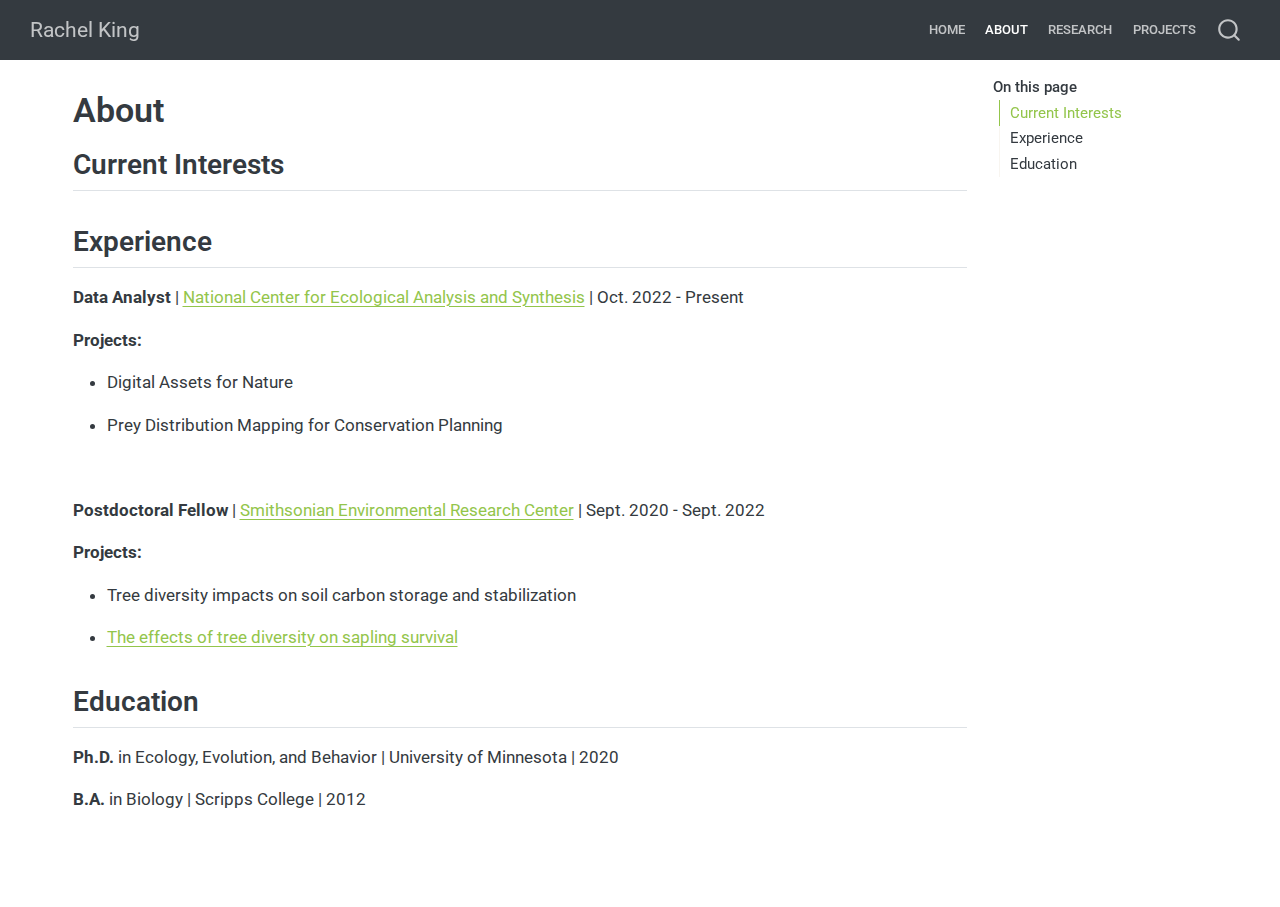
<file: about.html>
<!DOCTYPE html>
<html xmlns="http://www.w3.org/1999/xhtml" lang="en" xml:lang="en"><head>

<meta charset="utf-8">
<meta name="generator" content="quarto-1.6.42">

<meta name="viewport" content="width=device-width, initial-scale=1.0, user-scalable=yes">


<title>About – Rachel King</title>
<style>
code{white-space: pre-wrap;}
span.smallcaps{font-variant: small-caps;}
div.columns{display: flex; gap: min(4vw, 1.5em);}
div.column{flex: auto; overflow-x: auto;}
div.hanging-indent{margin-left: 1.5em; text-indent: -1.5em;}
ul.task-list{list-style: none;}
ul.task-list li input[type="checkbox"] {
  width: 0.8em;
  margin: 0 0.8em 0.2em -1em; /* quarto-specific, see https://github.com/quarto-dev/quarto-cli/issues/4556 */ 
  vertical-align: middle;
}
</style>


<script src="site_libs/quarto-nav/quarto-nav.js"></script>
<script src="site_libs/quarto-nav/headroom.min.js"></script>
<script src="site_libs/clipboard/clipboard.min.js"></script>
<script src="site_libs/quarto-search/autocomplete.umd.js"></script>
<script src="site_libs/quarto-search/fuse.min.js"></script>
<script src="site_libs/quarto-search/quarto-search.js"></script>
<meta name="quarto:offset" content="./">
<script src="site_libs/quarto-html/quarto.js"></script>
<script src="site_libs/quarto-html/popper.min.js"></script>
<script src="site_libs/quarto-html/tippy.umd.min.js"></script>
<script src="site_libs/quarto-html/anchor.min.js"></script>
<link href="site_libs/quarto-html/tippy.css" rel="stylesheet">
<link href="site_libs/quarto-html/quarto-syntax-highlighting-2f5df379a58b258e96c21c0638c20c03.css" rel="stylesheet" id="quarto-text-highlighting-styles">
<script src="site_libs/bootstrap/bootstrap.min.js"></script>
<link href="site_libs/bootstrap/bootstrap-icons.css" rel="stylesheet">
<link href="site_libs/bootstrap/bootstrap-af1a5eef57a0beae2532659473833200.min.css" rel="stylesheet" append-hash="true" id="quarto-bootstrap" data-mode="light">
<script id="quarto-search-options" type="application/json">{
  "location": "navbar",
  "copy-button": false,
  "collapse-after": 3,
  "panel-placement": "end",
  "type": "overlay",
  "limit": 50,
  "keyboard-shortcut": [
    "f",
    "/",
    "s"
  ],
  "show-item-context": false,
  "language": {
    "search-no-results-text": "No results",
    "search-matching-documents-text": "matching documents",
    "search-copy-link-title": "Copy link to search",
    "search-hide-matches-text": "Hide additional matches",
    "search-more-match-text": "more match in this document",
    "search-more-matches-text": "more matches in this document",
    "search-clear-button-title": "Clear",
    "search-text-placeholder": "",
    "search-detached-cancel-button-title": "Cancel",
    "search-submit-button-title": "Submit",
    "search-label": "Search"
  }
}</script>


<link rel="stylesheet" href="styles.css">
</head>

<body class="nav-fixed">

<div id="quarto-search-results"></div>
  <header id="quarto-header" class="headroom fixed-top">
    <nav class="navbar navbar-expand-lg " data-bs-theme="dark">
      <div class="navbar-container container-fluid">
      <div class="navbar-brand-container mx-auto">
    <a class="navbar-brand" href="./index.html">
    <span class="navbar-title">Rachel King</span>
    </a>
  </div>
            <div id="quarto-search" class="" title="Search"></div>
          <button class="navbar-toggler" type="button" data-bs-toggle="collapse" data-bs-target="#navbarCollapse" aria-controls="navbarCollapse" role="menu" aria-expanded="false" aria-label="Toggle navigation" onclick="if (window.quartoToggleHeadroom) { window.quartoToggleHeadroom(); }">
  <span class="navbar-toggler-icon"></span>
</button>
          <div class="collapse navbar-collapse" id="navbarCollapse">
            <ul class="navbar-nav navbar-nav-scroll ms-auto">
  <li class="nav-item">
    <a class="nav-link" href="./index.html"> 
<span class="menu-text">Home</span></a>
  </li>  
  <li class="nav-item">
    <a class="nav-link active" href="./about.html" aria-current="page"> 
<span class="menu-text">About</span></a>
  </li>  
  <li class="nav-item">
    <a class="nav-link" href="./research.html"> 
<span class="menu-text">Research</span></a>
  </li>  
  <li class="nav-item">
    <a class="nav-link" href="./projects.html"> 
<span class="menu-text">Projects</span></a>
  </li>  
</ul>
          </div> <!-- /navcollapse -->
            <div class="quarto-navbar-tools">
</div>
      </div> <!-- /container-fluid -->
    </nav>
</header>
<!-- content -->
<div id="quarto-content" class="quarto-container page-columns page-rows-contents page-layout-full page-navbar">
<!-- sidebar -->
<!-- margin-sidebar -->
    <div id="quarto-margin-sidebar" class="sidebar margin-sidebar">
        <nav id="TOC" role="doc-toc" class="toc-active">
    <h2 id="toc-title">On this page</h2>
   
  <ul>
  <li><a href="#current-interests" id="toc-current-interests" class="nav-link active" data-scroll-target="#current-interests">Current Interests</a></li>
  <li><a href="#experience" id="toc-experience" class="nav-link" data-scroll-target="#experience">Experience</a></li>
  <li><a href="#education" id="toc-education" class="nav-link" data-scroll-target="#education">Education</a></li>
  </ul>
</nav>
    </div>
<!-- main -->
<main class="content column-page-left" id="quarto-document-content">

<header id="title-block-header" class="quarto-title-block default">
<div class="quarto-title">
<h1 class="title">About</h1>
</div>



<div class="quarto-title-meta column-page-left">

    
  
    
  </div>
  


</header>


<div class="hidden">
<p>Add a current interests section</p>
</div>
<section id="current-interests" class="level2">
<h2 class="anchored" data-anchor-id="current-interests">Current Interests</h2>
</section>
<section id="experience" class="level2">
<h2 class="anchored" data-anchor-id="experience">Experience</h2>
<p><strong>Data Analyst</strong> | <a href="https://www.nceas.ucsb.edu/">National Center for Ecological Analysis and Synthesis</a> | Oct.&nbsp;2022 - Present</p>
<p><strong>Projects:</strong></p>
<ul>
<li><p>Digital Assets for Nature</p></li>
<li><p>Prey Distribution Mapping for Conservation Planning</p></li>
</ul>
<p><br></p>
<p><strong>Postdoctoral Fellow</strong> | <a href="https://serc.si.edu/">Smithsonian Environmental Research Center</a> | Sept.&nbsp;2020 - Sept.&nbsp;2022</p>
<p><strong>Projects:</strong></p>
<ul>
<li><p>Tree diversity impacts on soil carbon storage and stabilization</p></li>
<li><p><a href="https://onlinelibrary.wiley.com/doi/full/10.1111/rec.13927">The effects of tree diversity on sapling survival</a></p></li>
</ul>
</section>
<section id="education" class="level2">
<h2 class="anchored" data-anchor-id="education">Education</h2>
<p><strong>Ph.D.</strong> in Ecology, Evolution, and Behavior | University of Minnesota | 2020</p>
<p><strong>B.A.</strong> in Biology | Scripps College | 2012</p>


</section>

</main> <!-- /main -->
<script id="quarto-html-after-body" type="application/javascript">
window.document.addEventListener("DOMContentLoaded", function (event) {
  const toggleBodyColorMode = (bsSheetEl) => {
    const mode = bsSheetEl.getAttribute("data-mode");
    const bodyEl = window.document.querySelector("body");
    if (mode === "dark") {
      bodyEl.classList.add("quarto-dark");
      bodyEl.classList.remove("quarto-light");
    } else {
      bodyEl.classList.add("quarto-light");
      bodyEl.classList.remove("quarto-dark");
    }
  }
  const toggleBodyColorPrimary = () => {
    const bsSheetEl = window.document.querySelector("link#quarto-bootstrap");
    if (bsSheetEl) {
      toggleBodyColorMode(bsSheetEl);
    }
  }
  toggleBodyColorPrimary();  
  const icon = "";
  const anchorJS = new window.AnchorJS();
  anchorJS.options = {
    placement: 'right',
    icon: icon
  };
  anchorJS.add('.anchored');
  const isCodeAnnotation = (el) => {
    for (const clz of el.classList) {
      if (clz.startsWith('code-annotation-')) {                     
        return true;
      }
    }
    return false;
  }
  const onCopySuccess = function(e) {
    // button target
    const button = e.trigger;
    // don't keep focus
    button.blur();
    // flash "checked"
    button.classList.add('code-copy-button-checked');
    var currentTitle = button.getAttribute("title");
    button.setAttribute("title", "Copied!");
    let tooltip;
    if (window.bootstrap) {
      button.setAttribute("data-bs-toggle", "tooltip");
      button.setAttribute("data-bs-placement", "left");
      button.setAttribute("data-bs-title", "Copied!");
      tooltip = new bootstrap.Tooltip(button, 
        { trigger: "manual", 
          customClass: "code-copy-button-tooltip",
          offset: [0, -8]});
      tooltip.show();    
    }
    setTimeout(function() {
      if (tooltip) {
        tooltip.hide();
        button.removeAttribute("data-bs-title");
        button.removeAttribute("data-bs-toggle");
        button.removeAttribute("data-bs-placement");
      }
      button.setAttribute("title", currentTitle);
      button.classList.remove('code-copy-button-checked');
    }, 1000);
    // clear code selection
    e.clearSelection();
  }
  const getTextToCopy = function(trigger) {
      const codeEl = trigger.previousElementSibling.cloneNode(true);
      for (const childEl of codeEl.children) {
        if (isCodeAnnotation(childEl)) {
          childEl.remove();
        }
      }
      return codeEl.innerText;
  }
  const clipboard = new window.ClipboardJS('.code-copy-button:not([data-in-quarto-modal])', {
    text: getTextToCopy
  });
  clipboard.on('success', onCopySuccess);
  if (window.document.getElementById('quarto-embedded-source-code-modal')) {
    const clipboardModal = new window.ClipboardJS('.code-copy-button[data-in-quarto-modal]', {
      text: getTextToCopy,
      container: window.document.getElementById('quarto-embedded-source-code-modal')
    });
    clipboardModal.on('success', onCopySuccess);
  }
    var localhostRegex = new RegExp(/^(?:http|https):\/\/localhost\:?[0-9]*\//);
    var mailtoRegex = new RegExp(/^mailto:/);
      var filterRegex = new RegExp("https:\/\/king0708\.github\.io\/rkingecology\/");
    var isInternal = (href) => {
        return filterRegex.test(href) || localhostRegex.test(href) || mailtoRegex.test(href);
    }
    // Inspect non-navigation links and adorn them if external
 	var links = window.document.querySelectorAll('a[href]:not(.nav-link):not(.navbar-brand):not(.toc-action):not(.sidebar-link):not(.sidebar-item-toggle):not(.pagination-link):not(.no-external):not([aria-hidden]):not(.dropdown-item):not(.quarto-navigation-tool):not(.about-link)');
    for (var i=0; i<links.length; i++) {
      const link = links[i];
      if (!isInternal(link.href)) {
        // undo the damage that might have been done by quarto-nav.js in the case of
        // links that we want to consider external
        if (link.dataset.originalHref !== undefined) {
          link.href = link.dataset.originalHref;
        }
      }
    }
  function tippyHover(el, contentFn, onTriggerFn, onUntriggerFn) {
    const config = {
      allowHTML: true,
      maxWidth: 500,
      delay: 100,
      arrow: false,
      appendTo: function(el) {
          return el.parentElement;
      },
      interactive: true,
      interactiveBorder: 10,
      theme: 'quarto',
      placement: 'bottom-start',
    };
    if (contentFn) {
      config.content = contentFn;
    }
    if (onTriggerFn) {
      config.onTrigger = onTriggerFn;
    }
    if (onUntriggerFn) {
      config.onUntrigger = onUntriggerFn;
    }
    window.tippy(el, config); 
  }
  const noterefs = window.document.querySelectorAll('a[role="doc-noteref"]');
  for (var i=0; i<noterefs.length; i++) {
    const ref = noterefs[i];
    tippyHover(ref, function() {
      // use id or data attribute instead here
      let href = ref.getAttribute('data-footnote-href') || ref.getAttribute('href');
      try { href = new URL(href).hash; } catch {}
      const id = href.replace(/^#\/?/, "");
      const note = window.document.getElementById(id);
      if (note) {
        return note.innerHTML;
      } else {
        return "";
      }
    });
  }
  const xrefs = window.document.querySelectorAll('a.quarto-xref');
  const processXRef = (id, note) => {
    // Strip column container classes
    const stripColumnClz = (el) => {
      el.classList.remove("page-full", "page-columns");
      if (el.children) {
        for (const child of el.children) {
          stripColumnClz(child);
        }
      }
    }
    stripColumnClz(note)
    if (id === null || id.startsWith('sec-')) {
      // Special case sections, only their first couple elements
      const container = document.createElement("div");
      if (note.children && note.children.length > 2) {
        container.appendChild(note.children[0].cloneNode(true));
        for (let i = 1; i < note.children.length; i++) {
          const child = note.children[i];
          if (child.tagName === "P" && child.innerText === "") {
            continue;
          } else {
            container.appendChild(child.cloneNode(true));
            break;
          }
        }
        if (window.Quarto?.typesetMath) {
          window.Quarto.typesetMath(container);
        }
        return container.innerHTML
      } else {
        if (window.Quarto?.typesetMath) {
          window.Quarto.typesetMath(note);
        }
        return note.innerHTML;
      }
    } else {
      // Remove any anchor links if they are present
      const anchorLink = note.querySelector('a.anchorjs-link');
      if (anchorLink) {
        anchorLink.remove();
      }
      if (window.Quarto?.typesetMath) {
        window.Quarto.typesetMath(note);
      }
      if (note.classList.contains("callout")) {
        return note.outerHTML;
      } else {
        return note.innerHTML;
      }
    }
  }
  for (var i=0; i<xrefs.length; i++) {
    const xref = xrefs[i];
    tippyHover(xref, undefined, function(instance) {
      instance.disable();
      let url = xref.getAttribute('href');
      let hash = undefined; 
      if (url.startsWith('#')) {
        hash = url;
      } else {
        try { hash = new URL(url).hash; } catch {}
      }
      if (hash) {
        const id = hash.replace(/^#\/?/, "");
        const note = window.document.getElementById(id);
        if (note !== null) {
          try {
            const html = processXRef(id, note.cloneNode(true));
            instance.setContent(html);
          } finally {
            instance.enable();
            instance.show();
          }
        } else {
          // See if we can fetch this
          fetch(url.split('#')[0])
          .then(res => res.text())
          .then(html => {
            const parser = new DOMParser();
            const htmlDoc = parser.parseFromString(html, "text/html");
            const note = htmlDoc.getElementById(id);
            if (note !== null) {
              const html = processXRef(id, note);
              instance.setContent(html);
            } 
          }).finally(() => {
            instance.enable();
            instance.show();
          });
        }
      } else {
        // See if we can fetch a full url (with no hash to target)
        // This is a special case and we should probably do some content thinning / targeting
        fetch(url)
        .then(res => res.text())
        .then(html => {
          const parser = new DOMParser();
          const htmlDoc = parser.parseFromString(html, "text/html");
          const note = htmlDoc.querySelector('main.content');
          if (note !== null) {
            // This should only happen for chapter cross references
            // (since there is no id in the URL)
            // remove the first header
            if (note.children.length > 0 && note.children[0].tagName === "HEADER") {
              note.children[0].remove();
            }
            const html = processXRef(null, note);
            instance.setContent(html);
          } 
        }).finally(() => {
          instance.enable();
          instance.show();
        });
      }
    }, function(instance) {
    });
  }
      let selectedAnnoteEl;
      const selectorForAnnotation = ( cell, annotation) => {
        let cellAttr = 'data-code-cell="' + cell + '"';
        let lineAttr = 'data-code-annotation="' +  annotation + '"';
        const selector = 'span[' + cellAttr + '][' + lineAttr + ']';
        return selector;
      }
      const selectCodeLines = (annoteEl) => {
        const doc = window.document;
        const targetCell = annoteEl.getAttribute("data-target-cell");
        const targetAnnotation = annoteEl.getAttribute("data-target-annotation");
        const annoteSpan = window.document.querySelector(selectorForAnnotation(targetCell, targetAnnotation));
        const lines = annoteSpan.getAttribute("data-code-lines").split(",");
        const lineIds = lines.map((line) => {
          return targetCell + "-" + line;
        })
        let top = null;
        let height = null;
        let parent = null;
        if (lineIds.length > 0) {
            //compute the position of the single el (top and bottom and make a div)
            const el = window.document.getElementById(lineIds[0]);
            top = el.offsetTop;
            height = el.offsetHeight;
            parent = el.parentElement.parentElement;
          if (lineIds.length > 1) {
            const lastEl = window.document.getElementById(lineIds[lineIds.length - 1]);
            const bottom = lastEl.offsetTop + lastEl.offsetHeight;
            height = bottom - top;
          }
          if (top !== null && height !== null && parent !== null) {
            // cook up a div (if necessary) and position it 
            let div = window.document.getElementById("code-annotation-line-highlight");
            if (div === null) {
              div = window.document.createElement("div");
              div.setAttribute("id", "code-annotation-line-highlight");
              div.style.position = 'absolute';
              parent.appendChild(div);
            }
            div.style.top = top - 2 + "px";
            div.style.height = height + 4 + "px";
            div.style.left = 0;
            let gutterDiv = window.document.getElementById("code-annotation-line-highlight-gutter");
            if (gutterDiv === null) {
              gutterDiv = window.document.createElement("div");
              gutterDiv.setAttribute("id", "code-annotation-line-highlight-gutter");
              gutterDiv.style.position = 'absolute';
              const codeCell = window.document.getElementById(targetCell);
              const gutter = codeCell.querySelector('.code-annotation-gutter');
              gutter.appendChild(gutterDiv);
            }
            gutterDiv.style.top = top - 2 + "px";
            gutterDiv.style.height = height + 4 + "px";
          }
          selectedAnnoteEl = annoteEl;
        }
      };
      const unselectCodeLines = () => {
        const elementsIds = ["code-annotation-line-highlight", "code-annotation-line-highlight-gutter"];
        elementsIds.forEach((elId) => {
          const div = window.document.getElementById(elId);
          if (div) {
            div.remove();
          }
        });
        selectedAnnoteEl = undefined;
      };
        // Handle positioning of the toggle
    window.addEventListener(
      "resize",
      throttle(() => {
        elRect = undefined;
        if (selectedAnnoteEl) {
          selectCodeLines(selectedAnnoteEl);
        }
      }, 10)
    );
    function throttle(fn, ms) {
    let throttle = false;
    let timer;
      return (...args) => {
        if(!throttle) { // first call gets through
            fn.apply(this, args);
            throttle = true;
        } else { // all the others get throttled
            if(timer) clearTimeout(timer); // cancel #2
            timer = setTimeout(() => {
              fn.apply(this, args);
              timer = throttle = false;
            }, ms);
        }
      };
    }
      // Attach click handler to the DT
      const annoteDls = window.document.querySelectorAll('dt[data-target-cell]');
      for (const annoteDlNode of annoteDls) {
        annoteDlNode.addEventListener('click', (event) => {
          const clickedEl = event.target;
          if (clickedEl !== selectedAnnoteEl) {
            unselectCodeLines();
            const activeEl = window.document.querySelector('dt[data-target-cell].code-annotation-active');
            if (activeEl) {
              activeEl.classList.remove('code-annotation-active');
            }
            selectCodeLines(clickedEl);
            clickedEl.classList.add('code-annotation-active');
          } else {
            // Unselect the line
            unselectCodeLines();
            clickedEl.classList.remove('code-annotation-active');
          }
        });
      }
  const findCites = (el) => {
    const parentEl = el.parentElement;
    if (parentEl) {
      const cites = parentEl.dataset.cites;
      if (cites) {
        return {
          el,
          cites: cites.split(' ')
        };
      } else {
        return findCites(el.parentElement)
      }
    } else {
      return undefined;
    }
  };
  var bibliorefs = window.document.querySelectorAll('a[role="doc-biblioref"]');
  for (var i=0; i<bibliorefs.length; i++) {
    const ref = bibliorefs[i];
    const citeInfo = findCites(ref);
    if (citeInfo) {
      tippyHover(citeInfo.el, function() {
        var popup = window.document.createElement('div');
        citeInfo.cites.forEach(function(cite) {
          var citeDiv = window.document.createElement('div');
          citeDiv.classList.add('hanging-indent');
          citeDiv.classList.add('csl-entry');
          var biblioDiv = window.document.getElementById('ref-' + cite);
          if (biblioDiv) {
            citeDiv.innerHTML = biblioDiv.innerHTML;
          }
          popup.appendChild(citeDiv);
        });
        return popup.innerHTML;
      });
    }
  }
});
</script>
</div> <!-- /content -->




</body></html>
</file>
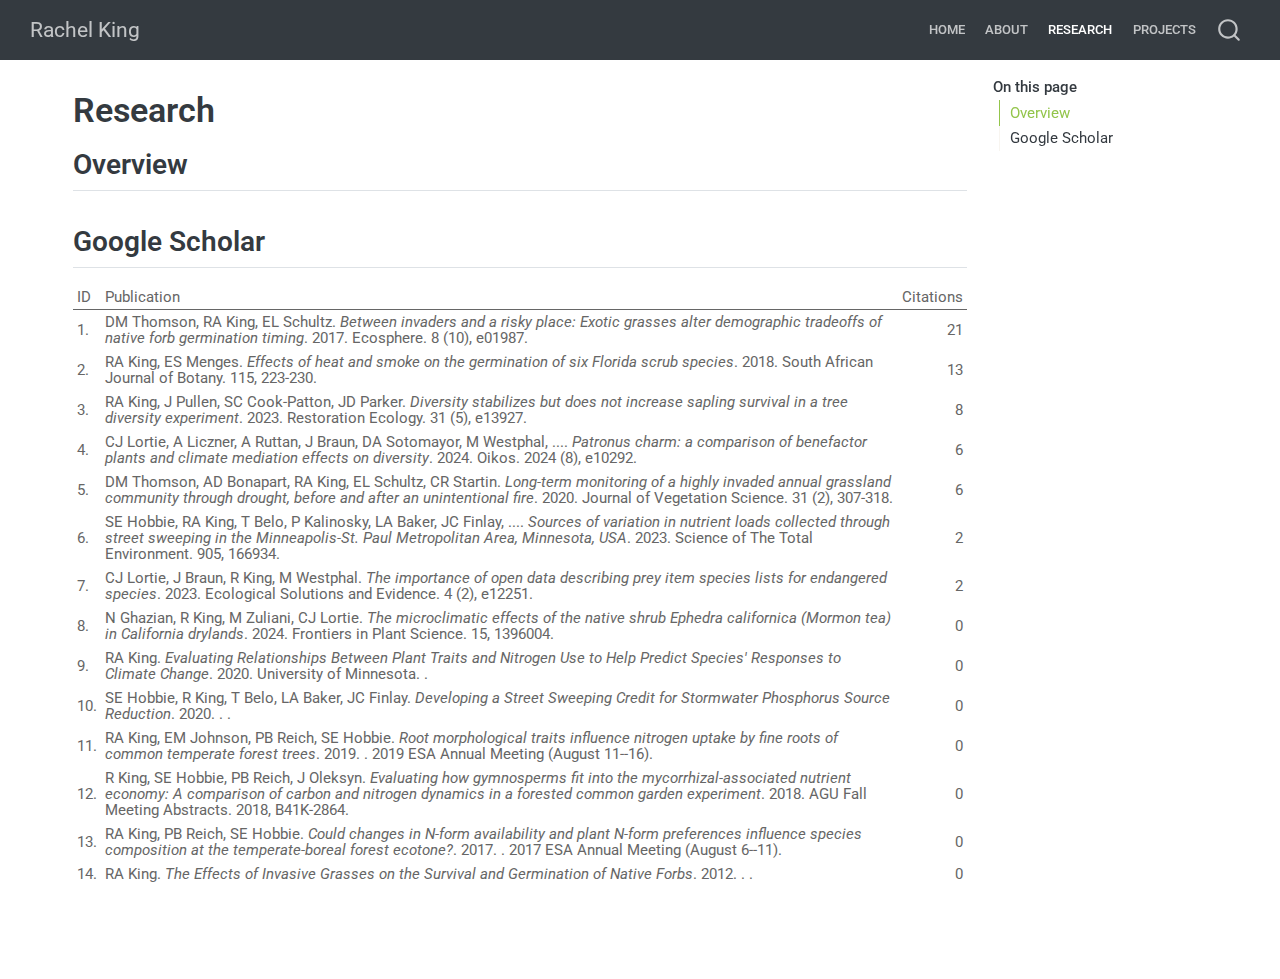
<file: research.html>
<!DOCTYPE html>
<html xmlns="http://www.w3.org/1999/xhtml" lang="en" xml:lang="en"><head>

<meta charset="utf-8">
<meta name="generator" content="quarto-1.6.42">

<meta name="viewport" content="width=device-width, initial-scale=1.0, user-scalable=yes">


<title>Research – Rachel King</title>
<style>
code{white-space: pre-wrap;}
span.smallcaps{font-variant: small-caps;}
div.columns{display: flex; gap: min(4vw, 1.5em);}
div.column{flex: auto; overflow-x: auto;}
div.hanging-indent{margin-left: 1.5em; text-indent: -1.5em;}
ul.task-list{list-style: none;}
ul.task-list li input[type="checkbox"] {
  width: 0.8em;
  margin: 0 0.8em 0.2em -1em; /* quarto-specific, see https://github.com/quarto-dev/quarto-cli/issues/4556 */ 
  vertical-align: middle;
}
</style>


<script src="site_libs/quarto-nav/quarto-nav.js"></script>
<script src="site_libs/quarto-nav/headroom.min.js"></script>
<script src="site_libs/clipboard/clipboard.min.js"></script>
<script src="site_libs/quarto-search/autocomplete.umd.js"></script>
<script src="site_libs/quarto-search/fuse.min.js"></script>
<script src="site_libs/quarto-search/quarto-search.js"></script>
<meta name="quarto:offset" content="./">
<script src="site_libs/quarto-html/quarto.js"></script>
<script src="site_libs/quarto-html/popper.min.js"></script>
<script src="site_libs/quarto-html/tippy.umd.min.js"></script>
<script src="site_libs/quarto-html/anchor.min.js"></script>
<link href="site_libs/quarto-html/tippy.css" rel="stylesheet">
<link href="site_libs/quarto-html/quarto-syntax-highlighting-2f5df379a58b258e96c21c0638c20c03.css" rel="stylesheet" id="quarto-text-highlighting-styles">
<script src="site_libs/bootstrap/bootstrap.min.js"></script>
<link href="site_libs/bootstrap/bootstrap-icons.css" rel="stylesheet">
<link href="site_libs/bootstrap/bootstrap-af1a5eef57a0beae2532659473833200.min.css" rel="stylesheet" append-hash="true" id="quarto-bootstrap" data-mode="light">
<script id="quarto-search-options" type="application/json">{
  "location": "navbar",
  "copy-button": false,
  "collapse-after": 3,
  "panel-placement": "end",
  "type": "overlay",
  "limit": 50,
  "keyboard-shortcut": [
    "f",
    "/",
    "s"
  ],
  "show-item-context": false,
  "language": {
    "search-no-results-text": "No results",
    "search-matching-documents-text": "matching documents",
    "search-copy-link-title": "Copy link to search",
    "search-hide-matches-text": "Hide additional matches",
    "search-more-match-text": "more match in this document",
    "search-more-matches-text": "more matches in this document",
    "search-clear-button-title": "Clear",
    "search-text-placeholder": "",
    "search-detached-cancel-button-title": "Cancel",
    "search-submit-button-title": "Submit",
    "search-label": "Search"
  }
}</script>
<link href="site_libs/tabwid-1.1.3/tabwid.css" rel="stylesheet">
<script src="site_libs/tabwid-1.1.3/tabwid.js"></script>


<link rel="stylesheet" href="styles.css">
</head>

<body class="nav-fixed">

<div id="quarto-search-results"></div>
  <header id="quarto-header" class="headroom fixed-top">
    <nav class="navbar navbar-expand-lg " data-bs-theme="dark">
      <div class="navbar-container container-fluid">
      <div class="navbar-brand-container mx-auto">
    <a class="navbar-brand" href="./index.html">
    <span class="navbar-title">Rachel King</span>
    </a>
  </div>
            <div id="quarto-search" class="" title="Search"></div>
          <button class="navbar-toggler" type="button" data-bs-toggle="collapse" data-bs-target="#navbarCollapse" aria-controls="navbarCollapse" role="menu" aria-expanded="false" aria-label="Toggle navigation" onclick="if (window.quartoToggleHeadroom) { window.quartoToggleHeadroom(); }">
  <span class="navbar-toggler-icon"></span>
</button>
          <div class="collapse navbar-collapse" id="navbarCollapse">
            <ul class="navbar-nav navbar-nav-scroll ms-auto">
  <li class="nav-item">
    <a class="nav-link" href="./index.html"> 
<span class="menu-text">Home</span></a>
  </li>  
  <li class="nav-item">
    <a class="nav-link" href="./about.html"> 
<span class="menu-text">About</span></a>
  </li>  
  <li class="nav-item">
    <a class="nav-link active" href="./research.html" aria-current="page"> 
<span class="menu-text">Research</span></a>
  </li>  
  <li class="nav-item">
    <a class="nav-link" href="./projects.html"> 
<span class="menu-text">Projects</span></a>
  </li>  
</ul>
          </div> <!-- /navcollapse -->
            <div class="quarto-navbar-tools">
</div>
      </div> <!-- /container-fluid -->
    </nav>
</header>
<!-- content -->
<div id="quarto-content" class="quarto-container page-columns page-rows-contents page-layout-full page-navbar">
<!-- sidebar -->
<!-- margin-sidebar -->
    <div id="quarto-margin-sidebar" class="sidebar margin-sidebar">
        <nav id="TOC" role="doc-toc" class="toc-active">
    <h2 id="toc-title">On this page</h2>
   
  <ul>
  <li><a href="#overview" id="toc-overview" class="nav-link active" data-scroll-target="#overview">Overview</a></li>
  <li><a href="#google-scholar" id="toc-google-scholar" class="nav-link" data-scroll-target="#google-scholar">Google Scholar</a></li>
  </ul>
</nav>
    </div>
<!-- main -->
<main class="content column-page-left" id="quarto-document-content">

<header id="title-block-header" class="quarto-title-block default">
<div class="quarto-title">
<h1 class="title">Research</h1>
</div>



<div class="quarto-title-meta column-page-left">

    
  
    
  </div>
  


</header>


<section id="overview" class="level2">
<h2 class="anchored" data-anchor-id="overview">Overview</h2>
</section>
<section id="google-scholar" class="level2">
<h2 class="anchored" data-anchor-id="google-scholar">Google Scholar</h2>
<div class="cell">
<div class="cell-output-display">
<div class="tabwid"><style>.cl-a57697f2{table-layout:auto;}.cl-a573222a{font-family:'Roboto';font-size:11pt;font-weight:normal;font-style:normal;text-decoration:none;color:rgba(102, 102, 102, 1.00);background-color:transparent;}.cl-a573223e{font-family:'Roboto';font-size:11pt;font-weight:normal;font-style:italic;text-decoration:none;color:rgba(102, 102, 102, 1.00);background-color:transparent;}.cl-a574ab72{margin:0;text-align:left;border-bottom: 0 solid rgba(0, 0, 0, 1.00);border-top: 0 solid rgba(0, 0, 0, 1.00);border-left: 0 solid rgba(0, 0, 0, 1.00);border-right: 0 solid rgba(0, 0, 0, 1.00);padding-bottom:3pt;padding-top:3pt;padding-left:3pt;padding-right:3pt;line-height: 1;background-color:transparent;}.cl-a574ab73{margin:0;text-align:right;border-bottom: 0 solid rgba(0, 0, 0, 1.00);border-top: 0 solid rgba(0, 0, 0, 1.00);border-left: 0 solid rgba(0, 0, 0, 1.00);border-right: 0 solid rgba(0, 0, 0, 1.00);padding-bottom:3pt;padding-top:3pt;padding-left:3pt;padding-right:3pt;line-height: 1;background-color:transparent;}.cl-a574b98c{background-color:transparent;vertical-align: middle;border-bottom: 0.75pt solid rgba(102, 102, 102, 1.00);border-top: 0 solid rgba(0, 0, 0, 1.00);border-left: 0 solid rgba(0, 0, 0, 1.00);border-right: 0 solid rgba(0, 0, 0, 1.00);margin-bottom:0;margin-top:0;margin-left:0;margin-right:0;}.cl-a574b98d{background-color:transparent;vertical-align: middle;border-bottom: 0.75pt solid rgba(102, 102, 102, 1.00);border-top: 0 solid rgba(0, 0, 0, 1.00);border-left: 0 solid rgba(0, 0, 0, 1.00);border-right: 0 solid rgba(0, 0, 0, 1.00);margin-bottom:0;margin-top:0;margin-left:0;margin-right:0;}.cl-a574b996{background-color:transparent;vertical-align: middle;border-bottom: 0 solid rgba(0, 0, 0, 1.00);border-top: 0 solid rgba(0, 0, 0, 1.00);border-left: 0 solid rgba(0, 0, 0, 1.00);border-right: 0 solid rgba(0, 0, 0, 1.00);margin-bottom:0;margin-top:0;margin-left:0;margin-right:0;}.cl-a574b997{background-color:transparent;vertical-align: middle;border-bottom: 0 solid rgba(0, 0, 0, 1.00);border-top: 0 solid rgba(0, 0, 0, 1.00);border-left: 0 solid rgba(0, 0, 0, 1.00);border-right: 0 solid rgba(0, 0, 0, 1.00);margin-bottom:0;margin-top:0;margin-left:0;margin-right:0;}</style><table data-quarto-disable-processing="true" class="cl-a57697f2"><thead><tr style="overflow-wrap:break-word;"><th class="cl-a574b98c"><p class="cl-a574ab72"><span class="cl-a573222a">ID</span></p></th><th class="cl-a574b98c"><p class="cl-a574ab72"><span class="cl-a573222a">Publication</span></p></th><th class="cl-a574b98d"><p class="cl-a574ab73"><span class="cl-a573222a">Citations</span></p></th></tr></thead><tbody><tr style="overflow-wrap:break-word;"><td class="cl-a574b996"><p class="cl-a574ab72"><span class="cl-a573222a">1.</span></p></td><td class="cl-a574b996"><p class="cl-a574ab72"><span class="cl-a573222a">DM Thomson, RA King, EL Schultz</span><span class="cl-a573222a">. </span><span class="cl-a573223e">Between invaders and a risky place: Exotic grasses alter demographic tradeoffs of native forb germination timing</span><span class="cl-a573222a">. </span><span class="cl-a573222a">2017</span><span class="cl-a573222a">. </span><span class="cl-a573222a">Ecosphere</span><span class="cl-a573222a">. </span><span class="cl-a573222a">8 (10), e01987</span><span class="cl-a573222a">.</span></p></td><td class="cl-a574b997"><p class="cl-a574ab73"><span class="cl-a573222a">21</span></p></td></tr><tr style="overflow-wrap:break-word;"><td class="cl-a574b996"><p class="cl-a574ab72"><span class="cl-a573222a">2.</span></p></td><td class="cl-a574b996"><p class="cl-a574ab72"><span class="cl-a573222a">RA King, ES Menges</span><span class="cl-a573222a">. </span><span class="cl-a573223e">Effects of heat and smoke on the germination of six Florida scrub species</span><span class="cl-a573222a">. </span><span class="cl-a573222a">2018</span><span class="cl-a573222a">. </span><span class="cl-a573222a">South African Journal of Botany</span><span class="cl-a573222a">. </span><span class="cl-a573222a">115, 223-230</span><span class="cl-a573222a">.</span></p></td><td class="cl-a574b997"><p class="cl-a574ab73"><span class="cl-a573222a">13</span></p></td></tr><tr style="overflow-wrap:break-word;"><td class="cl-a574b996"><p class="cl-a574ab72"><span class="cl-a573222a">3.</span></p></td><td class="cl-a574b996"><p class="cl-a574ab72"><span class="cl-a573222a">RA King, J Pullen, SC Cook‐Patton, JD Parker</span><span class="cl-a573222a">. </span><span class="cl-a573223e">Diversity stabilizes but does not increase sapling survival in a tree diversity experiment</span><span class="cl-a573222a">. </span><span class="cl-a573222a">2023</span><span class="cl-a573222a">. </span><span class="cl-a573222a">Restoration Ecology</span><span class="cl-a573222a">. </span><span class="cl-a573222a">31 (5), e13927</span><span class="cl-a573222a">.</span></p></td><td class="cl-a574b997"><p class="cl-a574ab73"><span class="cl-a573222a">8</span></p></td></tr><tr style="overflow-wrap:break-word;"><td class="cl-a574b996"><p class="cl-a574ab72"><span class="cl-a573222a">4.</span></p></td><td class="cl-a574b996"><p class="cl-a574ab72"><span class="cl-a573222a">CJ Lortie, A Liczner, A Ruttan, J Braun, DA Sotomayor, M Westphal, ...</span><span class="cl-a573222a">. </span><span class="cl-a573223e">Patronus charm: a comparison of benefactor plants and climate mediation effects on diversity</span><span class="cl-a573222a">. </span><span class="cl-a573222a">2024</span><span class="cl-a573222a">. </span><span class="cl-a573222a">Oikos</span><span class="cl-a573222a">. </span><span class="cl-a573222a">2024 (8), e10292</span><span class="cl-a573222a">.</span></p></td><td class="cl-a574b997"><p class="cl-a574ab73"><span class="cl-a573222a">6</span></p></td></tr><tr style="overflow-wrap:break-word;"><td class="cl-a574b996"><p class="cl-a574ab72"><span class="cl-a573222a">5.</span></p></td><td class="cl-a574b996"><p class="cl-a574ab72"><span class="cl-a573222a">DM Thomson, AD Bonapart, RA King, EL Schultz, CR Startin</span><span class="cl-a573222a">. </span><span class="cl-a573223e">Long‐term monitoring of a highly invaded annual grassland community through drought, before and after an unintentional fire</span><span class="cl-a573222a">. </span><span class="cl-a573222a">2020</span><span class="cl-a573222a">. </span><span class="cl-a573222a">Journal of Vegetation Science</span><span class="cl-a573222a">. </span><span class="cl-a573222a">31 (2), 307-318</span><span class="cl-a573222a">.</span></p></td><td class="cl-a574b997"><p class="cl-a574ab73"><span class="cl-a573222a">6</span></p></td></tr><tr style="overflow-wrap:break-word;"><td class="cl-a574b996"><p class="cl-a574ab72"><span class="cl-a573222a">6.</span></p></td><td class="cl-a574b996"><p class="cl-a574ab72"><span class="cl-a573222a">SE Hobbie, RA King, T Belo, P Kalinosky, LA Baker, JC Finlay, ...</span><span class="cl-a573222a">. </span><span class="cl-a573223e">Sources of variation in nutrient loads collected through street sweeping in the Minneapolis-St. Paul Metropolitan Area, Minnesota, USA</span><span class="cl-a573222a">. </span><span class="cl-a573222a">2023</span><span class="cl-a573222a">. </span><span class="cl-a573222a">Science of The Total Environment</span><span class="cl-a573222a">. </span><span class="cl-a573222a">905, 166934</span><span class="cl-a573222a">.</span></p></td><td class="cl-a574b997"><p class="cl-a574ab73"><span class="cl-a573222a">2</span></p></td></tr><tr style="overflow-wrap:break-word;"><td class="cl-a574b996"><p class="cl-a574ab72"><span class="cl-a573222a">7.</span></p></td><td class="cl-a574b996"><p class="cl-a574ab72"><span class="cl-a573222a">CJ Lortie, J Braun, R King, M Westphal</span><span class="cl-a573222a">. </span><span class="cl-a573223e">The importance of open data describing prey item species lists for endangered species</span><span class="cl-a573222a">. </span><span class="cl-a573222a">2023</span><span class="cl-a573222a">. </span><span class="cl-a573222a">Ecological Solutions and Evidence</span><span class="cl-a573222a">. </span><span class="cl-a573222a">4 (2), e12251</span><span class="cl-a573222a">.</span></p></td><td class="cl-a574b997"><p class="cl-a574ab73"><span class="cl-a573222a">2</span></p></td></tr><tr style="overflow-wrap:break-word;"><td class="cl-a574b996"><p class="cl-a574ab72"><span class="cl-a573222a">8.</span></p></td><td class="cl-a574b996"><p class="cl-a574ab72"><span class="cl-a573222a">N Ghazian, R King, M Zuliani, CJ Lortie</span><span class="cl-a573222a">. </span><span class="cl-a573223e">The microclimatic effects of the native shrub Ephedra californica (Mormon tea) in California drylands</span><span class="cl-a573222a">. </span><span class="cl-a573222a">2024</span><span class="cl-a573222a">. </span><span class="cl-a573222a">Frontiers in Plant Science</span><span class="cl-a573222a">. </span><span class="cl-a573222a">15, 1396004</span><span class="cl-a573222a">.</span></p></td><td class="cl-a574b997"><p class="cl-a574ab73"><span class="cl-a573222a">0</span></p></td></tr><tr style="overflow-wrap:break-word;"><td class="cl-a574b996"><p class="cl-a574ab72"><span class="cl-a573222a">9.</span></p></td><td class="cl-a574b996"><p class="cl-a574ab72"><span class="cl-a573222a">RA King</span><span class="cl-a573222a">. </span><span class="cl-a573223e">Evaluating Relationships Between Plant Traits and Nitrogen Use to Help Predict Species' Responses to Climate Change</span><span class="cl-a573222a">. </span><span class="cl-a573222a">2020</span><span class="cl-a573222a">. </span><span class="cl-a573222a">University of Minnesota</span><span class="cl-a573222a">. </span><span class="cl-a573222a"></span><span class="cl-a573222a">.</span></p></td><td class="cl-a574b997"><p class="cl-a574ab73"><span class="cl-a573222a">0</span></p></td></tr><tr style="overflow-wrap:break-word;"><td class="cl-a574b996"><p class="cl-a574ab72"><span class="cl-a573222a">10.</span></p></td><td class="cl-a574b996"><p class="cl-a574ab72"><span class="cl-a573222a">SE Hobbie, R King, T Belo, LA Baker, JC Finlay</span><span class="cl-a573222a">. </span><span class="cl-a573223e">Developing a Street Sweeping Credit for Stormwater Phosphorus Source Reduction</span><span class="cl-a573222a">. </span><span class="cl-a573222a">2020</span><span class="cl-a573222a">. </span><span class="cl-a573222a"></span><span class="cl-a573222a">. </span><span class="cl-a573222a"></span><span class="cl-a573222a">.</span></p></td><td class="cl-a574b997"><p class="cl-a574ab73"><span class="cl-a573222a">0</span></p></td></tr><tr style="overflow-wrap:break-word;"><td class="cl-a574b996"><p class="cl-a574ab72"><span class="cl-a573222a">11.</span></p></td><td class="cl-a574b996"><p class="cl-a574ab72"><span class="cl-a573222a">RA King, EM Johnson, PB Reich, SE Hobbie</span><span class="cl-a573222a">. </span><span class="cl-a573223e">Root morphological traits influence nitrogen uptake by fine roots of common temperate forest trees</span><span class="cl-a573222a">. </span><span class="cl-a573222a">2019</span><span class="cl-a573222a">. </span><span class="cl-a573222a"></span><span class="cl-a573222a">. </span><span class="cl-a573222a">2019 ESA Annual Meeting (August 11--16)</span><span class="cl-a573222a">.</span></p></td><td class="cl-a574b997"><p class="cl-a574ab73"><span class="cl-a573222a">0</span></p></td></tr><tr style="overflow-wrap:break-word;"><td class="cl-a574b996"><p class="cl-a574ab72"><span class="cl-a573222a">12.</span></p></td><td class="cl-a574b996"><p class="cl-a574ab72"><span class="cl-a573222a">R King, SE Hobbie, PB Reich, J Oleksyn</span><span class="cl-a573222a">. </span><span class="cl-a573223e">Evaluating how gymnosperms fit into the mycorrhizal-associated nutrient economy: A comparison of carbon and nitrogen dynamics in a forested common garden experiment</span><span class="cl-a573222a">. </span><span class="cl-a573222a">2018</span><span class="cl-a573222a">. </span><span class="cl-a573222a">AGU Fall Meeting Abstracts</span><span class="cl-a573222a">. </span><span class="cl-a573222a">2018, B41K-2864</span><span class="cl-a573222a">.</span></p></td><td class="cl-a574b997"><p class="cl-a574ab73"><span class="cl-a573222a">0</span></p></td></tr><tr style="overflow-wrap:break-word;"><td class="cl-a574b996"><p class="cl-a574ab72"><span class="cl-a573222a">13.</span></p></td><td class="cl-a574b996"><p class="cl-a574ab72"><span class="cl-a573222a">RA King, PB Reich, SE Hobbie</span><span class="cl-a573222a">. </span><span class="cl-a573223e">Could changes in N-form availability and plant N-form preferences influence species composition at the temperate-boreal forest ecotone?</span><span class="cl-a573222a">. </span><span class="cl-a573222a">2017</span><span class="cl-a573222a">. </span><span class="cl-a573222a"></span><span class="cl-a573222a">. </span><span class="cl-a573222a">2017 ESA Annual Meeting (August 6--11)</span><span class="cl-a573222a">.</span></p></td><td class="cl-a574b997"><p class="cl-a574ab73"><span class="cl-a573222a">0</span></p></td></tr><tr style="overflow-wrap:break-word;"><td class="cl-a574b996"><p class="cl-a574ab72"><span class="cl-a573222a">14.</span></p></td><td class="cl-a574b996"><p class="cl-a574ab72"><span class="cl-a573222a">RA King</span><span class="cl-a573222a">. </span><span class="cl-a573223e">The Effects of Invasive Grasses on the Survival and Germination of Native Forbs</span><span class="cl-a573222a">. </span><span class="cl-a573222a">2012</span><span class="cl-a573222a">. </span><span class="cl-a573222a"></span><span class="cl-a573222a">. </span><span class="cl-a573222a"></span><span class="cl-a573222a">.</span></p></td><td class="cl-a574b997"><p class="cl-a574ab73"><span class="cl-a573222a">0</span></p></td></tr></tbody></table></div>
</div>
</div>


</section>

</main> <!-- /main -->
<script id="quarto-html-after-body" type="application/javascript">
window.document.addEventListener("DOMContentLoaded", function (event) {
  const toggleBodyColorMode = (bsSheetEl) => {
    const mode = bsSheetEl.getAttribute("data-mode");
    const bodyEl = window.document.querySelector("body");
    if (mode === "dark") {
      bodyEl.classList.add("quarto-dark");
      bodyEl.classList.remove("quarto-light");
    } else {
      bodyEl.classList.add("quarto-light");
      bodyEl.classList.remove("quarto-dark");
    }
  }
  const toggleBodyColorPrimary = () => {
    const bsSheetEl = window.document.querySelector("link#quarto-bootstrap");
    if (bsSheetEl) {
      toggleBodyColorMode(bsSheetEl);
    }
  }
  toggleBodyColorPrimary();  
  const icon = "";
  const anchorJS = new window.AnchorJS();
  anchorJS.options = {
    placement: 'right',
    icon: icon
  };
  anchorJS.add('.anchored');
  const isCodeAnnotation = (el) => {
    for (const clz of el.classList) {
      if (clz.startsWith('code-annotation-')) {                     
        return true;
      }
    }
    return false;
  }
  const onCopySuccess = function(e) {
    // button target
    const button = e.trigger;
    // don't keep focus
    button.blur();
    // flash "checked"
    button.classList.add('code-copy-button-checked');
    var currentTitle = button.getAttribute("title");
    button.setAttribute("title", "Copied!");
    let tooltip;
    if (window.bootstrap) {
      button.setAttribute("data-bs-toggle", "tooltip");
      button.setAttribute("data-bs-placement", "left");
      button.setAttribute("data-bs-title", "Copied!");
      tooltip = new bootstrap.Tooltip(button, 
        { trigger: "manual", 
          customClass: "code-copy-button-tooltip",
          offset: [0, -8]});
      tooltip.show();    
    }
    setTimeout(function() {
      if (tooltip) {
        tooltip.hide();
        button.removeAttribute("data-bs-title");
        button.removeAttribute("data-bs-toggle");
        button.removeAttribute("data-bs-placement");
      }
      button.setAttribute("title", currentTitle);
      button.classList.remove('code-copy-button-checked');
    }, 1000);
    // clear code selection
    e.clearSelection();
  }
  const getTextToCopy = function(trigger) {
      const codeEl = trigger.previousElementSibling.cloneNode(true);
      for (const childEl of codeEl.children) {
        if (isCodeAnnotation(childEl)) {
          childEl.remove();
        }
      }
      return codeEl.innerText;
  }
  const clipboard = new window.ClipboardJS('.code-copy-button:not([data-in-quarto-modal])', {
    text: getTextToCopy
  });
  clipboard.on('success', onCopySuccess);
  if (window.document.getElementById('quarto-embedded-source-code-modal')) {
    const clipboardModal = new window.ClipboardJS('.code-copy-button[data-in-quarto-modal]', {
      text: getTextToCopy,
      container: window.document.getElementById('quarto-embedded-source-code-modal')
    });
    clipboardModal.on('success', onCopySuccess);
  }
    var localhostRegex = new RegExp(/^(?:http|https):\/\/localhost\:?[0-9]*\//);
    var mailtoRegex = new RegExp(/^mailto:/);
      var filterRegex = new RegExp("https:\/\/king0708\.github\.io\/rkingecology\/");
    var isInternal = (href) => {
        return filterRegex.test(href) || localhostRegex.test(href) || mailtoRegex.test(href);
    }
    // Inspect non-navigation links and adorn them if external
 	var links = window.document.querySelectorAll('a[href]:not(.nav-link):not(.navbar-brand):not(.toc-action):not(.sidebar-link):not(.sidebar-item-toggle):not(.pagination-link):not(.no-external):not([aria-hidden]):not(.dropdown-item):not(.quarto-navigation-tool):not(.about-link)');
    for (var i=0; i<links.length; i++) {
      const link = links[i];
      if (!isInternal(link.href)) {
        // undo the damage that might have been done by quarto-nav.js in the case of
        // links that we want to consider external
        if (link.dataset.originalHref !== undefined) {
          link.href = link.dataset.originalHref;
        }
      }
    }
  function tippyHover(el, contentFn, onTriggerFn, onUntriggerFn) {
    const config = {
      allowHTML: true,
      maxWidth: 500,
      delay: 100,
      arrow: false,
      appendTo: function(el) {
          return el.parentElement;
      },
      interactive: true,
      interactiveBorder: 10,
      theme: 'quarto',
      placement: 'bottom-start',
    };
    if (contentFn) {
      config.content = contentFn;
    }
    if (onTriggerFn) {
      config.onTrigger = onTriggerFn;
    }
    if (onUntriggerFn) {
      config.onUntrigger = onUntriggerFn;
    }
    window.tippy(el, config); 
  }
  const noterefs = window.document.querySelectorAll('a[role="doc-noteref"]');
  for (var i=0; i<noterefs.length; i++) {
    const ref = noterefs[i];
    tippyHover(ref, function() {
      // use id or data attribute instead here
      let href = ref.getAttribute('data-footnote-href') || ref.getAttribute('href');
      try { href = new URL(href).hash; } catch {}
      const id = href.replace(/^#\/?/, "");
      const note = window.document.getElementById(id);
      if (note) {
        return note.innerHTML;
      } else {
        return "";
      }
    });
  }
  const xrefs = window.document.querySelectorAll('a.quarto-xref');
  const processXRef = (id, note) => {
    // Strip column container classes
    const stripColumnClz = (el) => {
      el.classList.remove("page-full", "page-columns");
      if (el.children) {
        for (const child of el.children) {
          stripColumnClz(child);
        }
      }
    }
    stripColumnClz(note)
    if (id === null || id.startsWith('sec-')) {
      // Special case sections, only their first couple elements
      const container = document.createElement("div");
      if (note.children && note.children.length > 2) {
        container.appendChild(note.children[0].cloneNode(true));
        for (let i = 1; i < note.children.length; i++) {
          const child = note.children[i];
          if (child.tagName === "P" && child.innerText === "") {
            continue;
          } else {
            container.appendChild(child.cloneNode(true));
            break;
          }
        }
        if (window.Quarto?.typesetMath) {
          window.Quarto.typesetMath(container);
        }
        return container.innerHTML
      } else {
        if (window.Quarto?.typesetMath) {
          window.Quarto.typesetMath(note);
        }
        return note.innerHTML;
      }
    } else {
      // Remove any anchor links if they are present
      const anchorLink = note.querySelector('a.anchorjs-link');
      if (anchorLink) {
        anchorLink.remove();
      }
      if (window.Quarto?.typesetMath) {
        window.Quarto.typesetMath(note);
      }
      if (note.classList.contains("callout")) {
        return note.outerHTML;
      } else {
        return note.innerHTML;
      }
    }
  }
  for (var i=0; i<xrefs.length; i++) {
    const xref = xrefs[i];
    tippyHover(xref, undefined, function(instance) {
      instance.disable();
      let url = xref.getAttribute('href');
      let hash = undefined; 
      if (url.startsWith('#')) {
        hash = url;
      } else {
        try { hash = new URL(url).hash; } catch {}
      }
      if (hash) {
        const id = hash.replace(/^#\/?/, "");
        const note = window.document.getElementById(id);
        if (note !== null) {
          try {
            const html = processXRef(id, note.cloneNode(true));
            instance.setContent(html);
          } finally {
            instance.enable();
            instance.show();
          }
        } else {
          // See if we can fetch this
          fetch(url.split('#')[0])
          .then(res => res.text())
          .then(html => {
            const parser = new DOMParser();
            const htmlDoc = parser.parseFromString(html, "text/html");
            const note = htmlDoc.getElementById(id);
            if (note !== null) {
              const html = processXRef(id, note);
              instance.setContent(html);
            } 
          }).finally(() => {
            instance.enable();
            instance.show();
          });
        }
      } else {
        // See if we can fetch a full url (with no hash to target)
        // This is a special case and we should probably do some content thinning / targeting
        fetch(url)
        .then(res => res.text())
        .then(html => {
          const parser = new DOMParser();
          const htmlDoc = parser.parseFromString(html, "text/html");
          const note = htmlDoc.querySelector('main.content');
          if (note !== null) {
            // This should only happen for chapter cross references
            // (since there is no id in the URL)
            // remove the first header
            if (note.children.length > 0 && note.children[0].tagName === "HEADER") {
              note.children[0].remove();
            }
            const html = processXRef(null, note);
            instance.setContent(html);
          } 
        }).finally(() => {
          instance.enable();
          instance.show();
        });
      }
    }, function(instance) {
    });
  }
      let selectedAnnoteEl;
      const selectorForAnnotation = ( cell, annotation) => {
        let cellAttr = 'data-code-cell="' + cell + '"';
        let lineAttr = 'data-code-annotation="' +  annotation + '"';
        const selector = 'span[' + cellAttr + '][' + lineAttr + ']';
        return selector;
      }
      const selectCodeLines = (annoteEl) => {
        const doc = window.document;
        const targetCell = annoteEl.getAttribute("data-target-cell");
        const targetAnnotation = annoteEl.getAttribute("data-target-annotation");
        const annoteSpan = window.document.querySelector(selectorForAnnotation(targetCell, targetAnnotation));
        const lines = annoteSpan.getAttribute("data-code-lines").split(",");
        const lineIds = lines.map((line) => {
          return targetCell + "-" + line;
        })
        let top = null;
        let height = null;
        let parent = null;
        if (lineIds.length > 0) {
            //compute the position of the single el (top and bottom and make a div)
            const el = window.document.getElementById(lineIds[0]);
            top = el.offsetTop;
            height = el.offsetHeight;
            parent = el.parentElement.parentElement;
          if (lineIds.length > 1) {
            const lastEl = window.document.getElementById(lineIds[lineIds.length - 1]);
            const bottom = lastEl.offsetTop + lastEl.offsetHeight;
            height = bottom - top;
          }
          if (top !== null && height !== null && parent !== null) {
            // cook up a div (if necessary) and position it 
            let div = window.document.getElementById("code-annotation-line-highlight");
            if (div === null) {
              div = window.document.createElement("div");
              div.setAttribute("id", "code-annotation-line-highlight");
              div.style.position = 'absolute';
              parent.appendChild(div);
            }
            div.style.top = top - 2 + "px";
            div.style.height = height + 4 + "px";
            div.style.left = 0;
            let gutterDiv = window.document.getElementById("code-annotation-line-highlight-gutter");
            if (gutterDiv === null) {
              gutterDiv = window.document.createElement("div");
              gutterDiv.setAttribute("id", "code-annotation-line-highlight-gutter");
              gutterDiv.style.position = 'absolute';
              const codeCell = window.document.getElementById(targetCell);
              const gutter = codeCell.querySelector('.code-annotation-gutter');
              gutter.appendChild(gutterDiv);
            }
            gutterDiv.style.top = top - 2 + "px";
            gutterDiv.style.height = height + 4 + "px";
          }
          selectedAnnoteEl = annoteEl;
        }
      };
      const unselectCodeLines = () => {
        const elementsIds = ["code-annotation-line-highlight", "code-annotation-line-highlight-gutter"];
        elementsIds.forEach((elId) => {
          const div = window.document.getElementById(elId);
          if (div) {
            div.remove();
          }
        });
        selectedAnnoteEl = undefined;
      };
        // Handle positioning of the toggle
    window.addEventListener(
      "resize",
      throttle(() => {
        elRect = undefined;
        if (selectedAnnoteEl) {
          selectCodeLines(selectedAnnoteEl);
        }
      }, 10)
    );
    function throttle(fn, ms) {
    let throttle = false;
    let timer;
      return (...args) => {
        if(!throttle) { // first call gets through
            fn.apply(this, args);
            throttle = true;
        } else { // all the others get throttled
            if(timer) clearTimeout(timer); // cancel #2
            timer = setTimeout(() => {
              fn.apply(this, args);
              timer = throttle = false;
            }, ms);
        }
      };
    }
      // Attach click handler to the DT
      const annoteDls = window.document.querySelectorAll('dt[data-target-cell]');
      for (const annoteDlNode of annoteDls) {
        annoteDlNode.addEventListener('click', (event) => {
          const clickedEl = event.target;
          if (clickedEl !== selectedAnnoteEl) {
            unselectCodeLines();
            const activeEl = window.document.querySelector('dt[data-target-cell].code-annotation-active');
            if (activeEl) {
              activeEl.classList.remove('code-annotation-active');
            }
            selectCodeLines(clickedEl);
            clickedEl.classList.add('code-annotation-active');
          } else {
            // Unselect the line
            unselectCodeLines();
            clickedEl.classList.remove('code-annotation-active');
          }
        });
      }
  const findCites = (el) => {
    const parentEl = el.parentElement;
    if (parentEl) {
      const cites = parentEl.dataset.cites;
      if (cites) {
        return {
          el,
          cites: cites.split(' ')
        };
      } else {
        return findCites(el.parentElement)
      }
    } else {
      return undefined;
    }
  };
  var bibliorefs = window.document.querySelectorAll('a[role="doc-biblioref"]');
  for (var i=0; i<bibliorefs.length; i++) {
    const ref = bibliorefs[i];
    const citeInfo = findCites(ref);
    if (citeInfo) {
      tippyHover(citeInfo.el, function() {
        var popup = window.document.createElement('div');
        citeInfo.cites.forEach(function(cite) {
          var citeDiv = window.document.createElement('div');
          citeDiv.classList.add('hanging-indent');
          citeDiv.classList.add('csl-entry');
          var biblioDiv = window.document.getElementById('ref-' + cite);
          if (biblioDiv) {
            citeDiv.innerHTML = biblioDiv.innerHTML;
          }
          popup.appendChild(citeDiv);
        });
        return popup.innerHTML;
      });
    }
  }
});
</script>
</div> <!-- /content -->




</body></html>
</file>
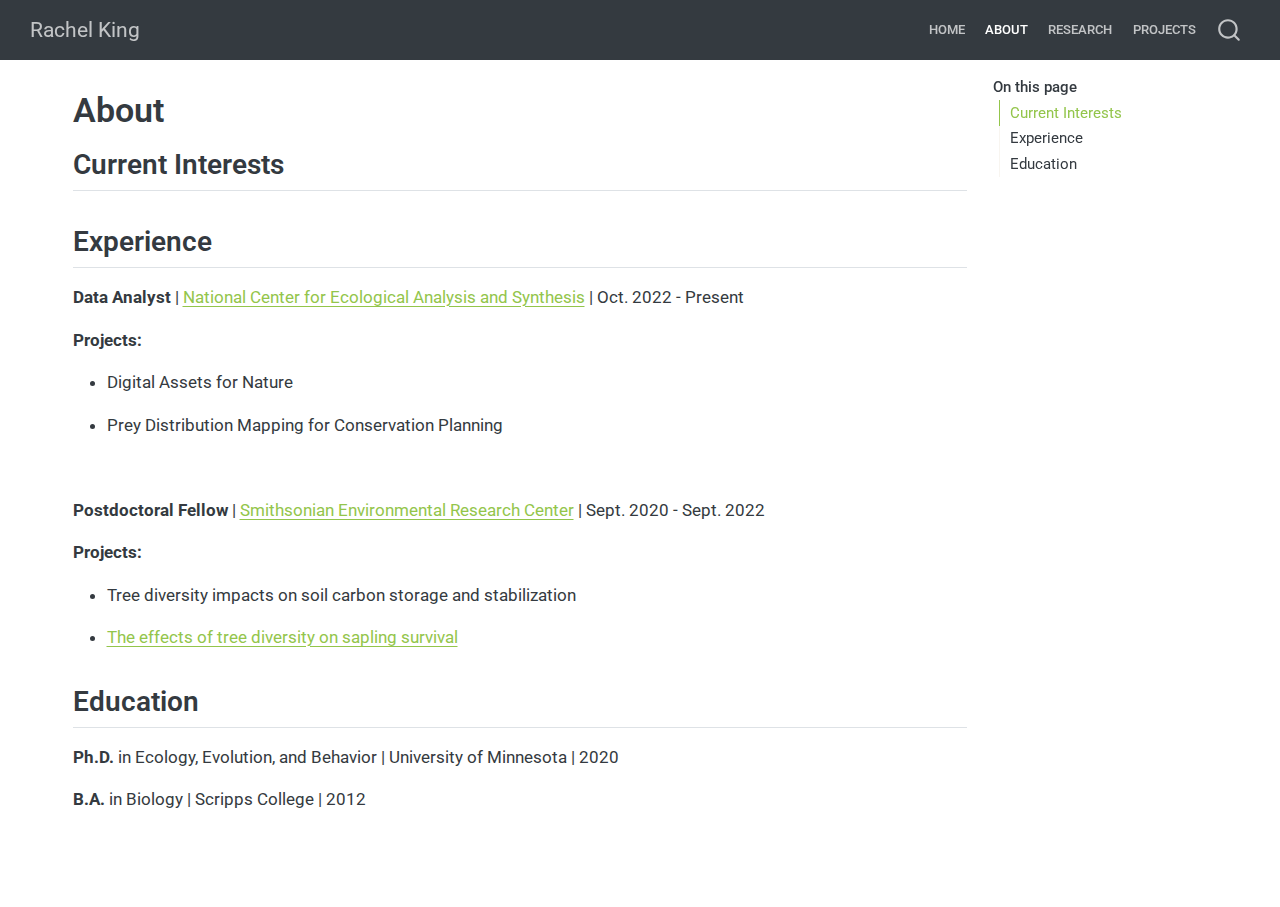
<file: docs/about.html>
<!DOCTYPE html>
<html xmlns="http://www.w3.org/1999/xhtml" lang="en" xml:lang="en"><head>

<meta charset="utf-8">
<meta name="generator" content="quarto-1.4.549">

<meta name="viewport" content="width=device-width, initial-scale=1.0, user-scalable=yes">


<title>Rachel King - About</title>
<style>
code{white-space: pre-wrap;}
span.smallcaps{font-variant: small-caps;}
div.columns{display: flex; gap: min(4vw, 1.5em);}
div.column{flex: auto; overflow-x: auto;}
div.hanging-indent{margin-left: 1.5em; text-indent: -1.5em;}
ul.task-list{list-style: none;}
ul.task-list li input[type="checkbox"] {
  width: 0.8em;
  margin: 0 0.8em 0.2em -1em; /* quarto-specific, see https://github.com/quarto-dev/quarto-cli/issues/4556 */ 
  vertical-align: middle;
}
</style>


<script src="site_libs/quarto-nav/quarto-nav.js"></script>
<script src="site_libs/quarto-nav/headroom.min.js"></script>
<script src="site_libs/clipboard/clipboard.min.js"></script>
<script src="site_libs/quarto-search/autocomplete.umd.js"></script>
<script src="site_libs/quarto-search/fuse.min.js"></script>
<script src="site_libs/quarto-search/quarto-search.js"></script>
<meta name="quarto:offset" content="./">
<script src="site_libs/quarto-html/quarto.js"></script>
<script src="site_libs/quarto-html/popper.min.js"></script>
<script src="site_libs/quarto-html/tippy.umd.min.js"></script>
<script src="site_libs/quarto-html/anchor.min.js"></script>
<link href="site_libs/quarto-html/tippy.css" rel="stylesheet">
<link href="site_libs/quarto-html/quarto-syntax-highlighting.css" rel="stylesheet" id="quarto-text-highlighting-styles">
<script src="site_libs/bootstrap/bootstrap.min.js"></script>
<link href="site_libs/bootstrap/bootstrap-icons.css" rel="stylesheet">
<link href="site_libs/bootstrap/bootstrap.min.css" rel="stylesheet" id="quarto-bootstrap" data-mode="light">
<script id="quarto-search-options" type="application/json">{
  "location": "navbar",
  "copy-button": false,
  "collapse-after": 3,
  "panel-placement": "end",
  "type": "overlay",
  "limit": 50,
  "keyboard-shortcut": [
    "f",
    "/",
    "s"
  ],
  "show-item-context": false,
  "language": {
    "search-no-results-text": "No results",
    "search-matching-documents-text": "matching documents",
    "search-copy-link-title": "Copy link to search",
    "search-hide-matches-text": "Hide additional matches",
    "search-more-match-text": "more match in this document",
    "search-more-matches-text": "more matches in this document",
    "search-clear-button-title": "Clear",
    "search-text-placeholder": "",
    "search-detached-cancel-button-title": "Cancel",
    "search-submit-button-title": "Submit",
    "search-label": "Search"
  }
}</script>


<link rel="stylesheet" href="styles.css">
</head>

<body class="nav-fixed">

<div id="quarto-search-results"></div>
  <header id="quarto-header" class="headroom fixed-top">
    <nav class="navbar navbar-expand-lg " data-bs-theme="dark">
      <div class="navbar-container container-fluid">
      <div class="navbar-brand-container mx-auto">
    <a class="navbar-brand" href="./index.html">
    <span class="navbar-title">Rachel King</span>
    </a>
  </div>
            <div id="quarto-search" class="" title="Search"></div>
          <button class="navbar-toggler" type="button" data-bs-toggle="collapse" data-bs-target="#navbarCollapse" aria-controls="navbarCollapse" aria-expanded="false" aria-label="Toggle navigation" onclick="if (window.quartoToggleHeadroom) { window.quartoToggleHeadroom(); }">
  <span class="navbar-toggler-icon"></span>
</button>
          <div class="collapse navbar-collapse" id="navbarCollapse">
            <ul class="navbar-nav navbar-nav-scroll ms-auto">
  <li class="nav-item">
    <a class="nav-link" href="./index.html"> 
<span class="menu-text">Home</span></a>
  </li>  
  <li class="nav-item">
    <a class="nav-link active" href="./about.html" aria-current="page"> 
<span class="menu-text">About</span></a>
  </li>  
  <li class="nav-item">
    <a class="nav-link" href="./research.html"> 
<span class="menu-text">Research</span></a>
  </li>  
  <li class="nav-item">
    <a class="nav-link" href="./projects.html"> 
<span class="menu-text">Projects</span></a>
  </li>  
</ul>
          </div> <!-- /navcollapse -->
          <div class="quarto-navbar-tools">
</div>
      </div> <!-- /container-fluid -->
    </nav>
</header>
<!-- content -->
<div id="quarto-content" class="quarto-container page-columns page-rows-contents page-layout-full page-navbar">
<!-- sidebar -->
<!-- margin-sidebar -->
    <div id="quarto-margin-sidebar" class="sidebar margin-sidebar">
        <nav id="TOC" role="doc-toc" class="toc-active">
    <h2 id="toc-title">On this page</h2>
   
  <ul>
  <li><a href="#current-interests" id="toc-current-interests" class="nav-link active" data-scroll-target="#current-interests">Current Interests</a></li>
  <li><a href="#experience" id="toc-experience" class="nav-link" data-scroll-target="#experience">Experience</a></li>
  <li><a href="#education" id="toc-education" class="nav-link" data-scroll-target="#education">Education</a></li>
  </ul>
</nav>
    </div>
<!-- main -->
<main class="content column-page-left" id="quarto-document-content">

<header id="title-block-header" class="quarto-title-block default">
<div class="quarto-title">
<h1 class="title">About</h1>
</div>



<div class="quarto-title-meta column-page-left">

    
  
    
  </div>
  


</header>


<div class="hidden">
<p>Add a current interests section</p>
</div>
<section id="current-interests" class="level2">
<h2 class="anchored" data-anchor-id="current-interests">Current Interests</h2>
</section>
<section id="experience" class="level2">
<h2 class="anchored" data-anchor-id="experience">Experience</h2>
<p><strong>Data Analyst</strong> | <a href="https://www.nceas.ucsb.edu/">National Center for Ecological Analysis and Synthesis</a> | Oct.&nbsp;2022 - Present</p>
<p><strong>Projects:</strong></p>
<ul>
<li><p>Digital Assets for Nature</p></li>
<li><p>Prey Distribution Mapping for Conservation Planning</p></li>
</ul>
<p><br></p>
<p><strong>Postdoctoral Fellow</strong> | <a href="https://serc.si.edu/">Smithsonian Environmental Research Center</a> | Sept.&nbsp;2020 - Sept.&nbsp;2022</p>
<p><strong>Projects:</strong></p>
<ul>
<li><p>Tree diversity impacts on soil carbon storage and stabilization</p></li>
<li><p><a href="https://onlinelibrary.wiley.com/doi/full/10.1111/rec.13927">The effects of tree diversity on sapling survival</a></p></li>
</ul>
</section>
<section id="education" class="level2">
<h2 class="anchored" data-anchor-id="education">Education</h2>
<p><strong>Ph.D.</strong> in Ecology, Evolution, and Behavior | University of Minnesota | 2020</p>
<p><strong>B.A.</strong> in Biology | Scripps College | 2012</p>


</section>

</main> <!-- /main -->
<script id="quarto-html-after-body" type="application/javascript">
window.document.addEventListener("DOMContentLoaded", function (event) {
  const toggleBodyColorMode = (bsSheetEl) => {
    const mode = bsSheetEl.getAttribute("data-mode");
    const bodyEl = window.document.querySelector("body");
    if (mode === "dark") {
      bodyEl.classList.add("quarto-dark");
      bodyEl.classList.remove("quarto-light");
    } else {
      bodyEl.classList.add("quarto-light");
      bodyEl.classList.remove("quarto-dark");
    }
  }
  const toggleBodyColorPrimary = () => {
    const bsSheetEl = window.document.querySelector("link#quarto-bootstrap");
    if (bsSheetEl) {
      toggleBodyColorMode(bsSheetEl);
    }
  }
  toggleBodyColorPrimary();  
  const icon = "";
  const anchorJS = new window.AnchorJS();
  anchorJS.options = {
    placement: 'right',
    icon: icon
  };
  anchorJS.add('.anchored');
  const isCodeAnnotation = (el) => {
    for (const clz of el.classList) {
      if (clz.startsWith('code-annotation-')) {                     
        return true;
      }
    }
    return false;
  }
  const clipboard = new window.ClipboardJS('.code-copy-button', {
    text: function(trigger) {
      const codeEl = trigger.previousElementSibling.cloneNode(true);
      for (const childEl of codeEl.children) {
        if (isCodeAnnotation(childEl)) {
          childEl.remove();
        }
      }
      return codeEl.innerText;
    }
  });
  clipboard.on('success', function(e) {
    // button target
    const button = e.trigger;
    // don't keep focus
    button.blur();
    // flash "checked"
    button.classList.add('code-copy-button-checked');
    var currentTitle = button.getAttribute("title");
    button.setAttribute("title", "Copied!");
    let tooltip;
    if (window.bootstrap) {
      button.setAttribute("data-bs-toggle", "tooltip");
      button.setAttribute("data-bs-placement", "left");
      button.setAttribute("data-bs-title", "Copied!");
      tooltip = new bootstrap.Tooltip(button, 
        { trigger: "manual", 
          customClass: "code-copy-button-tooltip",
          offset: [0, -8]});
      tooltip.show();    
    }
    setTimeout(function() {
      if (tooltip) {
        tooltip.hide();
        button.removeAttribute("data-bs-title");
        button.removeAttribute("data-bs-toggle");
        button.removeAttribute("data-bs-placement");
      }
      button.setAttribute("title", currentTitle);
      button.classList.remove('code-copy-button-checked');
    }, 1000);
    // clear code selection
    e.clearSelection();
  });
  function tippyHover(el, contentFn, onTriggerFn, onUntriggerFn) {
    const config = {
      allowHTML: true,
      maxWidth: 500,
      delay: 100,
      arrow: false,
      appendTo: function(el) {
          return el.parentElement;
      },
      interactive: true,
      interactiveBorder: 10,
      theme: 'quarto',
      placement: 'bottom-start',
    };
    if (contentFn) {
      config.content = contentFn;
    }
    if (onTriggerFn) {
      config.onTrigger = onTriggerFn;
    }
    if (onUntriggerFn) {
      config.onUntrigger = onUntriggerFn;
    }
    window.tippy(el, config); 
  }
  const noterefs = window.document.querySelectorAll('a[role="doc-noteref"]');
  for (var i=0; i<noterefs.length; i++) {
    const ref = noterefs[i];
    tippyHover(ref, function() {
      // use id or data attribute instead here
      let href = ref.getAttribute('data-footnote-href') || ref.getAttribute('href');
      try { href = new URL(href).hash; } catch {}
      const id = href.replace(/^#\/?/, "");
      const note = window.document.getElementById(id);
      return note.innerHTML;
    });
  }
  const xrefs = window.document.querySelectorAll('a.quarto-xref');
  const processXRef = (id, note) => {
    // Strip column container classes
    const stripColumnClz = (el) => {
      el.classList.remove("page-full", "page-columns");
      if (el.children) {
        for (const child of el.children) {
          stripColumnClz(child);
        }
      }
    }
    stripColumnClz(note)
    if (id === null || id.startsWith('sec-')) {
      // Special case sections, only their first couple elements
      const container = document.createElement("div");
      if (note.children && note.children.length > 2) {
        container.appendChild(note.children[0].cloneNode(true));
        for (let i = 1; i < note.children.length; i++) {
          const child = note.children[i];
          if (child.tagName === "P" && child.innerText === "") {
            continue;
          } else {
            container.appendChild(child.cloneNode(true));
            break;
          }
        }
        if (window.Quarto?.typesetMath) {
          window.Quarto.typesetMath(container);
        }
        return container.innerHTML
      } else {
        if (window.Quarto?.typesetMath) {
          window.Quarto.typesetMath(note);
        }
        return note.innerHTML;
      }
    } else {
      // Remove any anchor links if they are present
      const anchorLink = note.querySelector('a.anchorjs-link');
      if (anchorLink) {
        anchorLink.remove();
      }
      if (window.Quarto?.typesetMath) {
        window.Quarto.typesetMath(note);
      }
      // TODO in 1.5, we should make sure this works without a callout special case
      if (note.classList.contains("callout")) {
        return note.outerHTML;
      } else {
        return note.innerHTML;
      }
    }
  }
  for (var i=0; i<xrefs.length; i++) {
    const xref = xrefs[i];
    tippyHover(xref, undefined, function(instance) {
      instance.disable();
      let url = xref.getAttribute('href');
      let hash = undefined; 
      if (url.startsWith('#')) {
        hash = url;
      } else {
        try { hash = new URL(url).hash; } catch {}
      }
      if (hash) {
        const id = hash.replace(/^#\/?/, "");
        const note = window.document.getElementById(id);
        if (note !== null) {
          try {
            const html = processXRef(id, note.cloneNode(true));
            instance.setContent(html);
          } finally {
            instance.enable();
            instance.show();
          }
        } else {
          // See if we can fetch this
          fetch(url.split('#')[0])
          .then(res => res.text())
          .then(html => {
            const parser = new DOMParser();
            const htmlDoc = parser.parseFromString(html, "text/html");
            const note = htmlDoc.getElementById(id);
            if (note !== null) {
              const html = processXRef(id, note);
              instance.setContent(html);
            } 
          }).finally(() => {
            instance.enable();
            instance.show();
          });
        }
      } else {
        // See if we can fetch a full url (with no hash to target)
        // This is a special case and we should probably do some content thinning / targeting
        fetch(url)
        .then(res => res.text())
        .then(html => {
          const parser = new DOMParser();
          const htmlDoc = parser.parseFromString(html, "text/html");
          const note = htmlDoc.querySelector('main.content');
          if (note !== null) {
            // This should only happen for chapter cross references
            // (since there is no id in the URL)
            // remove the first header
            if (note.children.length > 0 && note.children[0].tagName === "HEADER") {
              note.children[0].remove();
            }
            const html = processXRef(null, note);
            instance.setContent(html);
          } 
        }).finally(() => {
          instance.enable();
          instance.show();
        });
      }
    }, function(instance) {
    });
  }
      let selectedAnnoteEl;
      const selectorForAnnotation = ( cell, annotation) => {
        let cellAttr = 'data-code-cell="' + cell + '"';
        let lineAttr = 'data-code-annotation="' +  annotation + '"';
        const selector = 'span[' + cellAttr + '][' + lineAttr + ']';
        return selector;
      }
      const selectCodeLines = (annoteEl) => {
        const doc = window.document;
        const targetCell = annoteEl.getAttribute("data-target-cell");
        const targetAnnotation = annoteEl.getAttribute("data-target-annotation");
        const annoteSpan = window.document.querySelector(selectorForAnnotation(targetCell, targetAnnotation));
        const lines = annoteSpan.getAttribute("data-code-lines").split(",");
        const lineIds = lines.map((line) => {
          return targetCell + "-" + line;
        })
        let top = null;
        let height = null;
        let parent = null;
        if (lineIds.length > 0) {
            //compute the position of the single el (top and bottom and make a div)
            const el = window.document.getElementById(lineIds[0]);
            top = el.offsetTop;
            height = el.offsetHeight;
            parent = el.parentElement.parentElement;
          if (lineIds.length > 1) {
            const lastEl = window.document.getElementById(lineIds[lineIds.length - 1]);
            const bottom = lastEl.offsetTop + lastEl.offsetHeight;
            height = bottom - top;
          }
          if (top !== null && height !== null && parent !== null) {
            // cook up a div (if necessary) and position it 
            let div = window.document.getElementById("code-annotation-line-highlight");
            if (div === null) {
              div = window.document.createElement("div");
              div.setAttribute("id", "code-annotation-line-highlight");
              div.style.position = 'absolute';
              parent.appendChild(div);
            }
            div.style.top = top - 2 + "px";
            div.style.height = height + 4 + "px";
            div.style.left = 0;
            let gutterDiv = window.document.getElementById("code-annotation-line-highlight-gutter");
            if (gutterDiv === null) {
              gutterDiv = window.document.createElement("div");
              gutterDiv.setAttribute("id", "code-annotation-line-highlight-gutter");
              gutterDiv.style.position = 'absolute';
              const codeCell = window.document.getElementById(targetCell);
              const gutter = codeCell.querySelector('.code-annotation-gutter');
              gutter.appendChild(gutterDiv);
            }
            gutterDiv.style.top = top - 2 + "px";
            gutterDiv.style.height = height + 4 + "px";
          }
          selectedAnnoteEl = annoteEl;
        }
      };
      const unselectCodeLines = () => {
        const elementsIds = ["code-annotation-line-highlight", "code-annotation-line-highlight-gutter"];
        elementsIds.forEach((elId) => {
          const div = window.document.getElementById(elId);
          if (div) {
            div.remove();
          }
        });
        selectedAnnoteEl = undefined;
      };
        // Handle positioning of the toggle
    window.addEventListener(
      "resize",
      throttle(() => {
        elRect = undefined;
        if (selectedAnnoteEl) {
          selectCodeLines(selectedAnnoteEl);
        }
      }, 10)
    );
    function throttle(fn, ms) {
    let throttle = false;
    let timer;
      return (...args) => {
        if(!throttle) { // first call gets through
            fn.apply(this, args);
            throttle = true;
        } else { // all the others get throttled
            if(timer) clearTimeout(timer); // cancel #2
            timer = setTimeout(() => {
              fn.apply(this, args);
              timer = throttle = false;
            }, ms);
        }
      };
    }
      // Attach click handler to the DT
      const annoteDls = window.document.querySelectorAll('dt[data-target-cell]');
      for (const annoteDlNode of annoteDls) {
        annoteDlNode.addEventListener('click', (event) => {
          const clickedEl = event.target;
          if (clickedEl !== selectedAnnoteEl) {
            unselectCodeLines();
            const activeEl = window.document.querySelector('dt[data-target-cell].code-annotation-active');
            if (activeEl) {
              activeEl.classList.remove('code-annotation-active');
            }
            selectCodeLines(clickedEl);
            clickedEl.classList.add('code-annotation-active');
          } else {
            // Unselect the line
            unselectCodeLines();
            clickedEl.classList.remove('code-annotation-active');
          }
        });
      }
  const findCites = (el) => {
    const parentEl = el.parentElement;
    if (parentEl) {
      const cites = parentEl.dataset.cites;
      if (cites) {
        return {
          el,
          cites: cites.split(' ')
        };
      } else {
        return findCites(el.parentElement)
      }
    } else {
      return undefined;
    }
  };
  var bibliorefs = window.document.querySelectorAll('a[role="doc-biblioref"]');
  for (var i=0; i<bibliorefs.length; i++) {
    const ref = bibliorefs[i];
    const citeInfo = findCites(ref);
    if (citeInfo) {
      tippyHover(citeInfo.el, function() {
        var popup = window.document.createElement('div');
        citeInfo.cites.forEach(function(cite) {
          var citeDiv = window.document.createElement('div');
          citeDiv.classList.add('hanging-indent');
          citeDiv.classList.add('csl-entry');
          var biblioDiv = window.document.getElementById('ref-' + cite);
          if (biblioDiv) {
            citeDiv.innerHTML = biblioDiv.innerHTML;
          }
          popup.appendChild(citeDiv);
        });
        return popup.innerHTML;
      });
    }
  }
});
</script>
</div> <!-- /content -->




</body></html>
</file>
<file: site_libs/quarto-html/tippy.css>
.tippy-box[data-animation=fade][data-state=hidden]{opacity:0}[data-tippy-root]{max-width:calc(100vw - 10px)}.tippy-box{position:relative;background-color:#333;color:#fff;border-radius:4px;font-size:14px;line-height:1.4;white-space:normal;outline:0;transition-property:transform,visibility,opacity}.tippy-box[data-placement^=top]>.tippy-arrow{bottom:0}.tippy-box[data-placement^=top]>.tippy-arrow:before{bottom:-7px;left:0;border-width:8px 8px 0;border-top-color:initial;transform-origin:center top}.tippy-box[data-placement^=bottom]>.tippy-arrow{top:0}.tippy-box[data-placement^=bottom]>.tippy-arrow:before{top:-7px;left:0;border-width:0 8px 8px;border-bottom-color:initial;transform-origin:center bottom}.tippy-box[data-placement^=left]>.tippy-arrow{right:0}.tippy-box[data-placement^=left]>.tippy-arrow:before{border-width:8px 0 8px 8px;border-left-color:initial;right:-7px;transform-origin:center left}.tippy-box[data-placement^=right]>.tippy-arrow{left:0}.tippy-box[data-placement^=right]>.tippy-arrow:before{left:-7px;border-width:8px 8px 8px 0;border-right-color:initial;transform-origin:center right}.tippy-box[data-inertia][data-state=visible]{transition-timing-function:cubic-bezier(.54,1.5,.38,1.11)}.tippy-arrow{width:16px;height:16px;color:#333}.tippy-arrow:before{content:"";position:absolute;border-color:transparent;border-style:solid}.tippy-content{position:relative;padding:5px 9px;z-index:1}
</file>
<file: site_libs/quarto-html/quarto-syntax-highlighting-2f5df379a58b258e96c21c0638c20c03.css>
/* quarto syntax highlight colors */
:root {
  --quarto-hl-ot-color: #003B4F;
  --quarto-hl-at-color: #657422;
  --quarto-hl-ss-color: #20794D;
  --quarto-hl-an-color: #5E5E5E;
  --quarto-hl-fu-color: #4758AB;
  --quarto-hl-st-color: #20794D;
  --quarto-hl-cf-color: #003B4F;
  --quarto-hl-op-color: #5E5E5E;
  --quarto-hl-er-color: #AD0000;
  --quarto-hl-bn-color: #AD0000;
  --quarto-hl-al-color: #AD0000;
  --quarto-hl-va-color: #111111;
  --quarto-hl-bu-color: inherit;
  --quarto-hl-ex-color: inherit;
  --quarto-hl-pp-color: #AD0000;
  --quarto-hl-in-color: #5E5E5E;
  --quarto-hl-vs-color: #20794D;
  --quarto-hl-wa-color: #5E5E5E;
  --quarto-hl-do-color: #5E5E5E;
  --quarto-hl-im-color: #00769E;
  --quarto-hl-ch-color: #20794D;
  --quarto-hl-dt-color: #AD0000;
  --quarto-hl-fl-color: #AD0000;
  --quarto-hl-co-color: #5E5E5E;
  --quarto-hl-cv-color: #5E5E5E;
  --quarto-hl-cn-color: #8f5902;
  --quarto-hl-sc-color: #5E5E5E;
  --quarto-hl-dv-color: #AD0000;
  --quarto-hl-kw-color: #003B4F;
}

/* other quarto variables */
:root {
  --quarto-font-monospace: SFMono-Regular, Menlo, Monaco, Consolas, "Liberation Mono", "Courier New", monospace;
}

pre > code.sourceCode > span {
  color: #003B4F;
}

code span {
  color: #003B4F;
}

code.sourceCode > span {
  color: #003B4F;
}

div.sourceCode,
div.sourceCode pre.sourceCode {
  color: #003B4F;
}

code span.ot {
  color: #003B4F;
  font-style: inherit;
}

code span.at {
  color: #657422;
  font-style: inherit;
}

code span.ss {
  color: #20794D;
  font-style: inherit;
}

code span.an {
  color: #5E5E5E;
  font-style: inherit;
}

code span.fu {
  color: #4758AB;
  font-style: inherit;
}

code span.st {
  color: #20794D;
  font-style: inherit;
}

code span.cf {
  color: #003B4F;
  font-weight: bold;
  font-style: inherit;
}

code span.op {
  color: #5E5E5E;
  font-style: inherit;
}

code span.er {
  color: #AD0000;
  font-style: inherit;
}

code span.bn {
  color: #AD0000;
  font-style: inherit;
}

code span.al {
  color: #AD0000;
  font-style: inherit;
}

code span.va {
  color: #111111;
  font-style: inherit;
}

code span.bu {
  font-style: inherit;
}

code span.ex {
  font-style: inherit;
}

code span.pp {
  color: #AD0000;
  font-style: inherit;
}

code span.in {
  color: #5E5E5E;
  font-style: inherit;
}

code span.vs {
  color: #20794D;
  font-style: inherit;
}

code span.wa {
  color: #5E5E5E;
  font-style: italic;
}

code span.do {
  color: #5E5E5E;
  font-style: italic;
}

code span.im {
  color: #00769E;
  font-style: inherit;
}

code span.ch {
  color: #20794D;
  font-style: inherit;
}

code span.dt {
  color: #AD0000;
  font-style: inherit;
}

code span.fl {
  color: #AD0000;
  font-style: inherit;
}

code span.co {
  color: #5E5E5E;
  font-style: inherit;
}

code span.cv {
  color: #5E5E5E;
  font-style: italic;
}

code span.cn {
  color: #8f5902;
  font-style: inherit;
}

code span.sc {
  color: #5E5E5E;
  font-style: inherit;
}

code span.dv {
  color: #AD0000;
  font-style: inherit;
}

code span.kw {
  color: #003B4F;
  font-weight: bold;
  font-style: inherit;
}

.prevent-inlining {
  content: "</";
}

/*# sourceMappingURL=35eb38a806ee71ea6d2563be2308c832.css.map */
</file>
<file: styles.css>
/* css styles */
</file>
<file: docs/site_libs/quarto-html/tippy.css>
.tippy-box[data-animation=fade][data-state=hidden]{opacity:0}[data-tippy-root]{max-width:calc(100vw - 10px)}.tippy-box{position:relative;background-color:#333;color:#fff;border-radius:4px;font-size:14px;line-height:1.4;white-space:normal;outline:0;transition-property:transform,visibility,opacity}.tippy-box[data-placement^=top]>.tippy-arrow{bottom:0}.tippy-box[data-placement^=top]>.tippy-arrow:before{bottom:-7px;left:0;border-width:8px 8px 0;border-top-color:initial;transform-origin:center top}.tippy-box[data-placement^=bottom]>.tippy-arrow{top:0}.tippy-box[data-placement^=bottom]>.tippy-arrow:before{top:-7px;left:0;border-width:0 8px 8px;border-bottom-color:initial;transform-origin:center bottom}.tippy-box[data-placement^=left]>.tippy-arrow{right:0}.tippy-box[data-placement^=left]>.tippy-arrow:before{border-width:8px 0 8px 8px;border-left-color:initial;right:-7px;transform-origin:center left}.tippy-box[data-placement^=right]>.tippy-arrow{left:0}.tippy-box[data-placement^=right]>.tippy-arrow:before{left:-7px;border-width:8px 8px 8px 0;border-right-color:initial;transform-origin:center right}.tippy-box[data-inertia][data-state=visible]{transition-timing-function:cubic-bezier(.54,1.5,.38,1.11)}.tippy-arrow{width:16px;height:16px;color:#333}.tippy-arrow:before{content:"";position:absolute;border-color:transparent;border-style:solid}.tippy-content{position:relative;padding:5px 9px;z-index:1}
</file>
<file: docs/site_libs/quarto-html/quarto-syntax-highlighting.css>
/* quarto syntax highlight colors */
:root {
  --quarto-hl-ot-color: #003B4F;
  --quarto-hl-at-color: #657422;
  --quarto-hl-ss-color: #20794D;
  --quarto-hl-an-color: #5E5E5E;
  --quarto-hl-fu-color: #4758AB;
  --quarto-hl-st-color: #20794D;
  --quarto-hl-cf-color: #003B4F;
  --quarto-hl-op-color: #5E5E5E;
  --quarto-hl-er-color: #AD0000;
  --quarto-hl-bn-color: #AD0000;
  --quarto-hl-al-color: #AD0000;
  --quarto-hl-va-color: #111111;
  --quarto-hl-bu-color: inherit;
  --quarto-hl-ex-color: inherit;
  --quarto-hl-pp-color: #AD0000;
  --quarto-hl-in-color: #5E5E5E;
  --quarto-hl-vs-color: #20794D;
  --quarto-hl-wa-color: #5E5E5E;
  --quarto-hl-do-color: #5E5E5E;
  --quarto-hl-im-color: #00769E;
  --quarto-hl-ch-color: #20794D;
  --quarto-hl-dt-color: #AD0000;
  --quarto-hl-fl-color: #AD0000;
  --quarto-hl-co-color: #5E5E5E;
  --quarto-hl-cv-color: #5E5E5E;
  --quarto-hl-cn-color: #8f5902;
  --quarto-hl-sc-color: #5E5E5E;
  --quarto-hl-dv-color: #AD0000;
  --quarto-hl-kw-color: #003B4F;
}

/* other quarto variables */
:root {
  --quarto-font-monospace: SFMono-Regular, Menlo, Monaco, Consolas, "Liberation Mono", "Courier New", monospace;
}

pre > code.sourceCode > span {
  color: #003B4F;
}

code span {
  color: #003B4F;
}

code.sourceCode > span {
  color: #003B4F;
}

div.sourceCode,
div.sourceCode pre.sourceCode {
  color: #003B4F;
}

code span.ot {
  color: #003B4F;
  font-style: inherit;
}

code span.at {
  color: #657422;
  font-style: inherit;
}

code span.ss {
  color: #20794D;
  font-style: inherit;
}

code span.an {
  color: #5E5E5E;
  font-style: inherit;
}

code span.fu {
  color: #4758AB;
  font-style: inherit;
}

code span.st {
  color: #20794D;
  font-style: inherit;
}

code span.cf {
  color: #003B4F;
  font-style: inherit;
}

code span.op {
  color: #5E5E5E;
  font-style: inherit;
}

code span.er {
  color: #AD0000;
  font-style: inherit;
}

code span.bn {
  color: #AD0000;
  font-style: inherit;
}

code span.al {
  color: #AD0000;
  font-style: inherit;
}

code span.va {
  color: #111111;
  font-style: inherit;
}

code span.bu {
  font-style: inherit;
}

code span.ex {
  font-style: inherit;
}

code span.pp {
  color: #AD0000;
  font-style: inherit;
}

code span.in {
  color: #5E5E5E;
  font-style: inherit;
}

code span.vs {
  color: #20794D;
  font-style: inherit;
}

code span.wa {
  color: #5E5E5E;
  font-style: italic;
}

code span.do {
  color: #5E5E5E;
  font-style: italic;
}

code span.im {
  color: #00769E;
  font-style: inherit;
}

code span.ch {
  color: #20794D;
  font-style: inherit;
}

code span.dt {
  color: #AD0000;
  font-style: inherit;
}

code span.fl {
  color: #AD0000;
  font-style: inherit;
}

code span.co {
  color: #5E5E5E;
  font-style: inherit;
}

code span.cv {
  color: #5E5E5E;
  font-style: italic;
}

code span.cn {
  color: #8f5902;
  font-style: inherit;
}

code span.sc {
  color: #5E5E5E;
  font-style: inherit;
}

code span.dv {
  color: #AD0000;
  font-style: inherit;
}

code span.kw {
  color: #003B4F;
  font-style: inherit;
}

.prevent-inlining {
  content: "</";
}

/*# sourceMappingURL=debc5d5d77c3f9108843748ff7464032.css.map */
</file>
<file: docs/styles.css>
/* css styles */
</file>
<file: site_libs/tabwid-1.1.3/tabwid.css>
.tabwid {
  font-size: initial;
  padding-bottom: 1em;
}

.tabwid table{
  border-spacing:0px !important;
  border-collapse:collapse;
  line-height:1;
  margin-left:auto;
  margin-right:auto;
  border-width: 0;
  border-color: transparent;
  caption-side: top;
}
.tabwid-caption-bottom table{
  caption-side: bottom;
}
.tabwid_left table{
  margin-left:0;
}
.tabwid_right table{
  margin-right:0;
}
.tabwid td, .tabwid th {
    padding: 0;
}
.tabwid a {
  text-decoration: none;
}
.tabwid thead {
    background-color: transparent;
}
.tabwid tfoot {
    background-color: transparent;
}
.tabwid table tr {
background-color: transparent;
}
.katex-display {
    margin: 0 0 !important;
}
</file>
